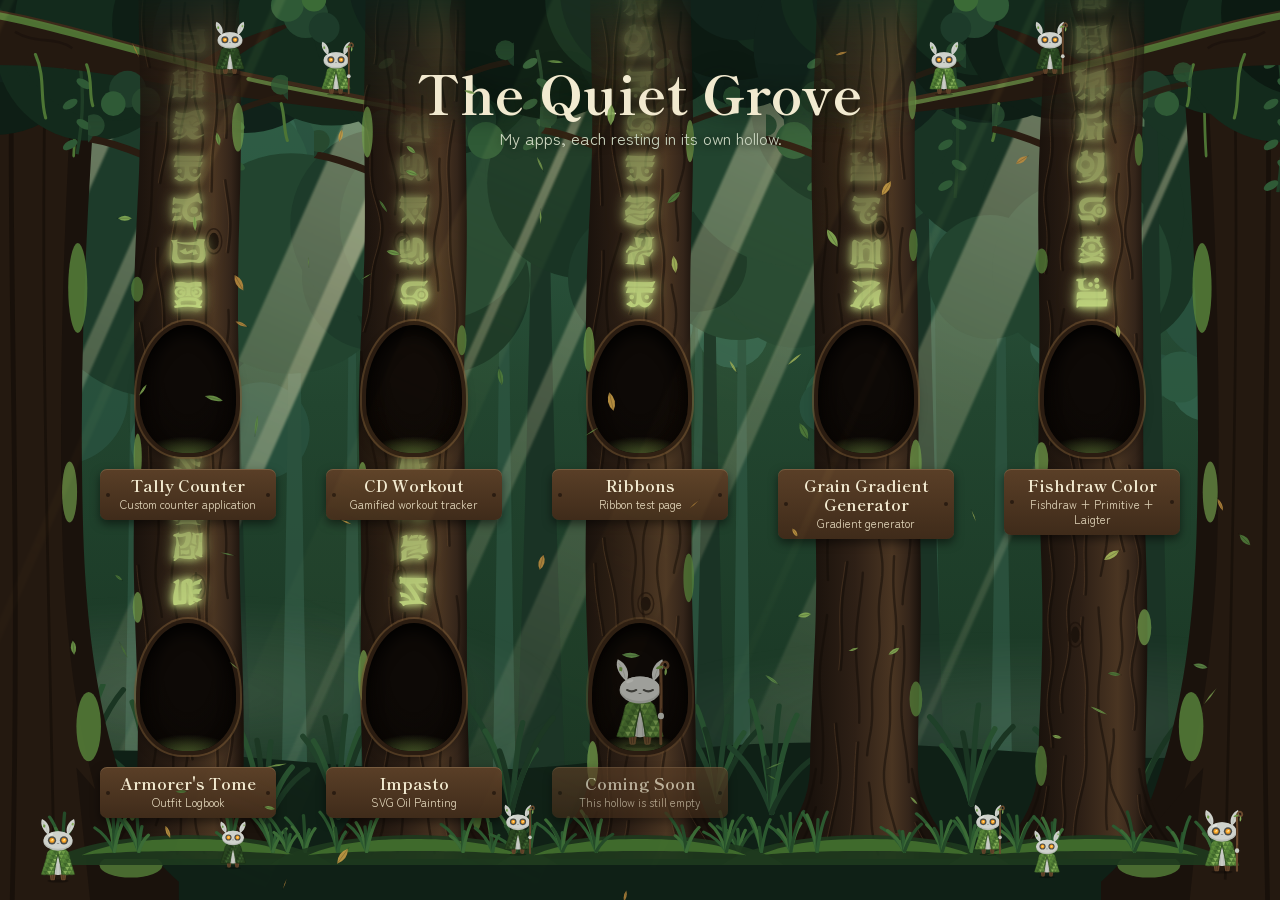
<file: index.html>
<!DOCTYPE html>
<html lang="en">
<head>
  <meta charset="UTF-8">
  <meta name="viewport" content="width=device-width, initial-scale=1, viewport-fit=cover">
  <meta name="theme-color" content="#1d3a2a">
  <title>The Quiet Grove · My Apps</title>
  <link rel="icon" type="image/png" sizes="32x32" href="icons/favicon-32.png">
  <link rel="icon" type="image/png" sizes="192x192" href="icons/icon-192.png">
  <link rel="apple-touch-icon" sizes="180x180" href="icons/apple-touch-icon.png">
  <link rel="preconnect" href="https://fonts.googleapis.com">
  <link rel="preconnect" href="https://fonts.gstatic.com" crossorigin>
  <link href="https://fonts.googleapis.com/css2?family=Shippori+Mincho+B1:wght@700&family=Zen+Maru+Gothic&display=swap" rel="stylesheet">
  <link rel="stylesheet" href="styles.css">
</head>
<body>


  <!-- ===== Forest scene ===== -->
  <div class="scene" aria-hidden="true">
    <div class="layer layer-far" data-sway="6"><svg id="farTrees" viewBox="0 0 1000 600" preserveAspectRatio="xMidYMax slice"></svg></div>
    <div class="layer layer-mid" data-sway="12"><svg id="midTrees" viewBox="0 0 1000 600" preserveAspectRatio="xMidYMax slice"></svg></div>
    <div class="sun" id="sunBack"></div>
    <div class="mist"></div>
    <div class="layer layer-ground" data-sway="16"><svg id="ground" viewBox="0 0 1000 300" preserveAspectRatio="xMidYMax slice"></svg></div>

    <div class="side-trunk side-left" data-sway="22">
      <svg id="trunkSvg" viewBox="0 0 300 900" preserveAspectRatio="none">
        <path d="M0,0 H190 C168,180 152,360 160,540 C167,690 206,800 300,900 H0Z" fill="#1a120c"/>
        <path d="M0,0 H152 C134,200 122,380 130,560 C138,700 172,812 240,900 H0Z" fill="#241910"/>
        <path d="M58,0 C46,250 70,500 56,900" stroke="#130d08" stroke-width="7" fill="none" opacity=".7"/>
        <path d="M108,0 C96,220 104,470 118,880" stroke="#130d08" stroke-width="4" fill="none" opacity=".6"/>
        <path d="M150,770 C205,812 256,856 300,882 L300,900 L170,900Z" fill="#1a120c"/>
        <ellipse cx="152" cy="300" rx="14" ry="44" fill="#56803a" opacity=".85"/>
        <ellipse cx="140" cy="500" rx="11" ry="30" fill="#6f9a4a" opacity=".7"/>
        <ellipse cx="168" cy="730" rx="18" ry="34" fill="#56803a" opacity=".85"/>
        <ellipse cx="230" cy="866" rx="46" ry="12" fill="#56803a" opacity=".8"/>
        <path d="M150,0 C146,60 152,110 146,170 M170,0 C168,40 174,70 170,110" stroke="#4d7534" stroke-width="4" fill="none" stroke-linecap="round"/>
      </svg>
    </div>
    <div class="side-trunk side-right" data-sway="22"><svg id="trunkSvgRight" viewBox="0 0 300 900" preserveAspectRatio="none"></svg></div>

    <div class="layer layer-canopy" data-sway="18"><svg id="canopy" viewBox="0 0 1000 260" preserveAspectRatio="xMidYMin slice"></svg></div>

    <div class="branch branch-left" data-sway="26">
        <svg viewBox="0 0 500 280" aria-hidden="true">
          <path d="M-20,14 C80,26 160,58 250,78 C330,96 400,106 486,128 C400,120 330,114 250,102 C160,88 80,66 -20,74Z" fill="#241910"/>
          <path d="M-20,14 C80,26 160,58 250,78 C330,96 400,106 486,128" fill="none" stroke="#3d2a1a" stroke-width="4"/>
          <path d="M196,88 C228,60 268,40 322,28 C284,44 248,68 214,96Z" fill="#241910"/>
          <path d="M60,62 C70,84 64,104 70,124 M110,72 C116,88 112,100 116,112 M300,110 C304,124 302,134 306,146" stroke="#4d7534" stroke-width="3" fill="none" stroke-linecap="round"/>
          <path d="M0,20 C80,32 160,62 250,80" fill="none" stroke="#56803a" stroke-width="7" stroke-linecap="round" opacity=".85"/>
          <path d="M268,86 C320,98 370,106 420,116" fill="none" stroke="#6f9a4a" stroke-width="4" stroke-linecap="round" opacity=".7"/>
          <path d="M40,40 C60,52 80,44 96,56 M170,74 C190,80 200,76 214,86" stroke="#1a120c" stroke-width="2.5" fill="none" opacity=".7"/>
          <g class="foliage"><circle cx="484" cy="126" r="26" fill="#1f3d2a"/><circle cx="462" cy="138" r="20" fill="#27492f"/><circle cx="500" cy="146" r="18" fill="#2f5a36"/><circle cx="478" cy="104" r="16" fill="#1b3524"/></g>
          <g class="foliage"><circle cx="324" cy="24" r="22" fill="#23452f"/><circle cx="306" cy="14" r="16" fill="#2f5a36"/><circle cx="342" cy="36" r="15" fill="#1d3b2a"/><circle cx="332" cy="8" r="12" fill="#3b6b36"/></g>
          <g class="foliage"><circle cx="150" cy="96" r="18" fill="#1f3d2a"/><circle cx="168" cy="108" r="14" fill="#27492f"/><circle cx="136" cy="110" r="12" fill="#2f5a36"/></g>
          <g class="foliage"><circle cx="400" cy="130" r="14" fill="#23452f"/><circle cx="414" cy="140" r="11" fill="#3b6b36"/></g>
        </svg>
    </div>
    <div class="branch branch-right" data-sway="26">
        <svg viewBox="0 0 500 280" aria-hidden="true">
          <path d="M-20,14 C80,26 160,58 250,78 C330,96 400,106 486,128 C400,120 330,114 250,102 C160,88 80,66 -20,74Z" fill="#241910"/>
          <path d="M-20,14 C80,26 160,58 250,78 C330,96 400,106 486,128" fill="none" stroke="#3d2a1a" stroke-width="4"/>
          <path d="M196,88 C228,60 268,40 322,28 C284,44 248,68 214,96Z" fill="#241910"/>
          <path d="M60,62 C70,84 64,104 70,124 M110,72 C116,88 112,100 116,112 M300,110 C304,124 302,134 306,146" stroke="#4d7534" stroke-width="3" fill="none" stroke-linecap="round"/>
          <path d="M0,20 C80,32 160,62 250,80" fill="none" stroke="#56803a" stroke-width="7" stroke-linecap="round" opacity=".85"/>
          <path d="M268,86 C320,98 370,106 420,116" fill="none" stroke="#6f9a4a" stroke-width="4" stroke-linecap="round" opacity=".7"/>
          <path d="M40,40 C60,52 80,44 96,56 M170,74 C190,80 200,76 214,86" stroke="#1a120c" stroke-width="2.5" fill="none" opacity=".7"/>
          <g class="foliage"><circle cx="484" cy="126" r="26" fill="#1f3d2a"/><circle cx="462" cy="138" r="20" fill="#27492f"/><circle cx="500" cy="146" r="18" fill="#2f5a36"/><circle cx="478" cy="104" r="16" fill="#1b3524"/></g>
          <g class="foliage"><circle cx="324" cy="24" r="22" fill="#23452f"/><circle cx="306" cy="14" r="16" fill="#2f5a36"/><circle cx="342" cy="36" r="15" fill="#1d3b2a"/><circle cx="332" cy="8" r="12" fill="#3b6b36"/></g>
          <g class="foliage"><circle cx="150" cy="96" r="18" fill="#1f3d2a"/><circle cx="168" cy="108" r="14" fill="#27492f"/><circle cx="136" cy="110" r="12" fill="#2f5a36"/></g>
          <g class="foliage"><circle cx="400" cy="130" r="14" fill="#23452f"/><circle cx="414" cy="140" r="11" fill="#3b6b36"/></g>
        </svg>
    </div>

  </div>

  <div class="sun-front" id="sunFront" aria-hidden="true"></div>

  <!-- Spirits scattered around the page: in front of everything except the falling leaves -->
  <div class="spirit-layer" aria-hidden="true">
    <div class="branch branch-left" data-sway="26">
      <div class="spirit perch" data-variant="staff" style="left:70.8%; top:35.4%; --delay:-.4s"></div>
      <div class="spirit perch" data-variant="dark" style="left:50%; top:28.4%; --delay:-1.7s"></div>
    </div>
    <div class="branch branch-right" data-sway="26">
      <div class="spirit perch" style="left:29.2%; top:35.4%; --delay:-2.2s"></div>
      <div class="spirit perch" data-variant="dark staff" style="left:50%; top:28.4%; --delay:-3.1s"></div>
    </div>
    <div class="spirit" style="left:3%; bottom:2%; --delay:-1s"></div>
    <div class="spirit inner-ground" data-variant="dark" style="left:17%; bottom:3.5%; --size:30px; --delay:-2s"></div>
    <div class="spirit" data-variant="staff" style="right:3%; bottom:3%; --delay:-2.6s"></div>
    <div class="spirit inner-ground" style="right:17%; bottom:2.5%; --size:30px; --delay:-.8s"></div>
  </div>
  <canvas id="breeze" aria-hidden="true"></canvas>

  <!-- ===== Apps ===== -->
  <main class="grove">
    <header class="grove-head">
      <h1>The Quiet Grove</h1>
      <p>My apps, each resting in its own hollow.</p>
    </header>

    <nav class="app-grid" aria-label="My apps" data-sway="9">

      <a href="appsfolder/tally.html" class="app-card card-tally">
        <div class="app-card-content">
          <h2>Tally Counter</h2>
          <p>Custom counter application</p>
        </div>
      </a>

      <a href="appsfolder/CD-workout.html" class="app-card card-cd" data-spirit="knight">
        <div class="app-card-content">
          <h2>CD Workout</h2>
          <p>Gamified workout tracker</p>
        </div>
      </a>

      <!--
        TO ADD A NEW APP: copy this block above the "Coming Soon" card and change
        the href, title and description. For a picture inside the hollow, add a
        class to styles.css like:
          .card-myapp { --bg: url('images/myapp-bg.jpg'); }
        The tree, hollow and spirits are added automatically.

      <a href="appsfolder/my-new-app.html" class="app-card card-myapp">
        <div class="app-card-content">
          <h2>My New App</h2>
          <p>Short description</p>
        </div>
      </a>
        -->
      <a href="appsfolder/ribbons.html" class="app-card card-ribbons" data-spirit="mummy">
        <div class="app-card-content">
          <h2>Ribbons</h2>
          <p>Ribbon test page</p>
        </div>
      </a>

      <a href="appsfolder/grain-gradient-generator/gradient-index.html" class="app-card card-gradient" data-spirit="relaxed">
        <div class="app-card-content">
          <h2>Grain Gradient Generator</h2>
          <p>Gradient generator</p>
        </div>
      </a>
      
      <a href="appsfolder/fishdraw-color.html" class="app-card card-fishdraw-color" data-spirit="fisher">
        <div class="app-card-content">
          <h2>Fishdraw Color</h2>
          <p>Fishdraw + Primitive + Laigter</p>
        </div>
      </a>
      
      <a href="https://polarsquid.github.io/armorers-tome/" class="app-card card-outfitlogbook" data-spirit="armor">
        <div class="app-card-content">
          <h2>Armorer's Tome</h2>
          <p>Outfit Logbook</p>
        </div>
      </a>
      
      <a href="https://polarsquid.github.io/impasto/" class="app-card card-impasto" data-spirit="painter">
        <div class="app-card-content">
          <h2>Impasto</h2>
          <p>SVG Oil Painting</p>
        </div>
      </a>
      
      <div class="app-card disabled" aria-disabled="true">
        <div class="app-card-content">
          <h2>Coming Soon</h2>
          <p>This hollow is still empty</p>
        </div>
      </div>
      


    </nav>
  </main>

  <!-- spirits.js must load before app.js -->
  <script src="spirits.js"></script>
  <script src="app.js"></script>
</body>
</html>
</file>
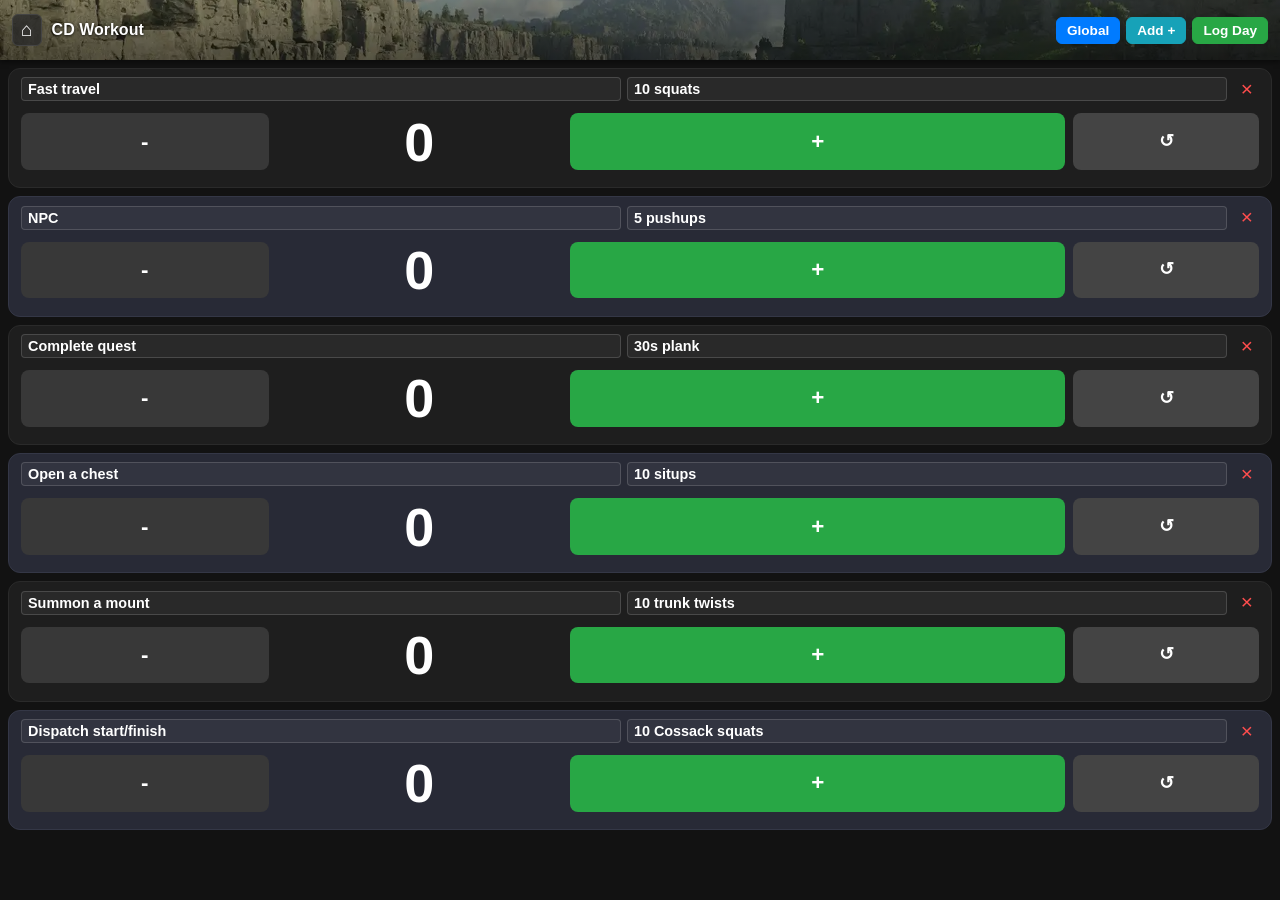
<file: CD-workout.html>
<!DOCTYPE html>
<html lang="en">
<head>
  <meta charset="UTF-8">
  <meta name="viewport" content="width=device-width, initial-scale=1.0, user-scalable=no, viewport-fit=cover">
  <title>CD Workout Tally</title>
  <style>
    * {
      box-sizing: border-box;
      margin: 0;
      padding: 0;
      user-select: none;
    }

    body {
      display: flex;
      flex-direction: column;
      height: 100vh;
      width: 100vw;
      background-color: #121212;
      color: #ffffff;
      font-family: -apple-system, BlinkMacSystemFont, 'Segoe UI', Roboto, sans-serif;
      overflow: hidden;
    }

    header {
      display: flex;
      justify-content: space-between;
      align-items: center;
      padding: 10px 12px;
      background-color: #1e1e1e;
      background-image: linear-gradient(rgba(0, 0, 0, 0.4), rgba(0, 0, 0, 0.6)), url('images/CDbanner-bg.webp');
      background-size: cover;
      background-position: center;
      box-shadow: 0 2px 5px rgba(0,0,0,0.5);
      z-index: 10;
      height: 60px;
      flex-shrink: 0;
    }

    .header-title-container {
      display: flex;
      align-items: center;
      gap: 10px;
    }

    .btn-home {
      color: #ffffff;
      text-decoration: none;
      font-size: 1.2rem;
      padding: 4px 8px;
      background-color: rgba(42, 42, 42, 0.8);
      border: 1px solid #444;
      border-radius: 6px;
      display: flex;
      align-items: center;
      justify-content: center;
    }

    header h1 {
      font-size: 1rem;
      font-weight: 600;
      text-shadow: 0 1px 3px rgba(0,0,0,0.8);
    }

    .header-actions {
      display: flex;
      gap: 6px;
      align-items: center;
    }

    .btn-action {
      background-color: #333;
      color: #fff;
      border: 1px solid #444;
      padding: 5px 10px;
      border-radius: 6px;
      font-size: 0.85rem;
      font-weight: bold;
      cursor: pointer;
    }

    .btn-log {
      background-color: #28a745;
      border-color: #28a745;
    }

    .btn-global {
      background-color: #007bff;
      border-color: #007bff;
    }

    .btn-add {
      background-color: #17a2b8;
      border-color: #17a2b8;
    }

    #counter-container {
      display: flex;
      flex-direction: column;
      flex: 1;
      gap: 8px;
      padding: 8px 8px calc(70px + env(safe-area-inset-bottom)) 8px;
      overflow-y: auto;
    }

    .counter-card {
      display: flex;
      flex-direction: column;
      flex: 1;
      min-height: 110px;
      border-radius: 12px;
      padding: 8px 12px;
      position: relative;
    }

    .counter-card:nth-child(odd) {
      background-color: #1e1e1e;
      border: 1px solid #2a2a2a;
    }

    .counter-card:nth-child(even) {
      background-color: #282a36;
      border: 1px solid #343746;
    }

    .counter-header {
      display: flex;
      justify-content: space-between;
      align-items: center;
      gap: 8px;
      margin-bottom: 2px;
    }

    .counter-inputs {
      display: flex;
      gap: 6px;
      flex: 1;
    }

    .counter-title {
      background: rgba(255, 255, 255, 0.05);
      border: 1px solid rgba(255, 255, 255, 0.15);
      border-radius: 4px;
      color: #ffffff;
      font-size: 0.9rem;
      font-weight: 600;
      padding: 3px 6px;
      width: 50%;
    }

    .counter-title:focus {
      outline: none;
      border-color: #007bff;
      background: rgba(0, 123, 255, 0.1);
    }

    .btn-delete {
      background: none;
      border: none;
      color: #ff4d4d;
      font-size: 1.3rem;
      cursor: pointer;
      line-height: 1;
      padding: 2px 6px;
    }

    .counter-body {
      display: flex;
      flex: 1;
      align-items: center;
      justify-content: space-between;
      gap: 8px;
    }

    .count-display {
      font-size: clamp(2rem, 6vh, 4.5rem);
      font-weight: bold;
      text-align: center;
      flex: 1;
    }

    .btn-count {
      border: none;
      border-radius: 8px;
      color: white;
      font-size: 1.4rem;
      font-weight: bold;
      height: 75%;
      cursor: pointer;
      display: flex;
      align-items: center;
      justify-content: center;
    }

    .btn-minus { background-color: #383838; width: 20%; }
    .btn-plus { background-color: #28a745; width: 40%; }
    .btn-reset { background-color: #444; width: 15%; font-size: 1.1rem; }

    /* Modal Controls */
    .modal {
      display: none;
      position: fixed;
      top: 0; left: 0; width: 100vw; height: 100vh;
      background: rgba(0,0,0,0.8);
      z-index: 100;
      justify-content: center;
      align-items: center;
    }

    .modal-content {
      background: #1e1e1e;
      border: 1px solid #444;
      border-radius: 12px;
      padding: 20px;
      width: 90%;
      max-width: 400px;
      max-height: 80vh;
      overflow-y: auto;
    }

    .modal-header {
      display: flex;
      justify-content: space-between;
      align-items: center;
      margin-bottom: 15px;
    }

    .global-row {
      display: flex;
      justify-content: space-between;
      padding: 8px 0;
      border-bottom: 1px solid #333;
    }

    .btn-close {
      background: #ff4d4d;
      border: none;
      color: white;
      padding: 4px 10px;
      border-radius: 6px;
      cursor: pointer;
    }

    .modal-actions {
      display: flex;
      flex-direction: column;
      gap: 8px;
      margin-top: 15px;
    }

    .json-actions {
      display: flex;
      gap: 8px;
      width: 100%;
    }

    .btn-small {
      flex: 1;
      padding: 4px 8px;
      font-size: 0.75rem;
      font-weight: normal;
      background-color: #2a2a2a;
      border: 1px solid #444;
      color: #aaa;
      border-radius: 6px;
      cursor: pointer;
    }

    .btn-small:active {
      background-color: #3a3a3a;
      color: #fff;
    }

    .btn-reset-global {
      width: 100%;
      background-color: #dc3545;
      border-color: #dc3545;
    }

    #file-input-global {
      display: none;
    }
  </style>
</head>
<body>

  <header>
    <div class="header-title-container">
      <a href="index.html" class="btn-home" aria-label="Home">&#8962;</a>
      <h1>CD Workout</h1>
    </div>
    <div class="header-actions">
      <button class="btn-action btn-global" onclick="openGlobalModal()">Global</button>
      <button class="btn-action btn-add" onclick="addCounter()">Add +</button>
      <button class="btn-action btn-log" onclick="logDailyCount()">Log Day</button>
    </div>
  </header>

  <div id="counter-container"></div>

  <input type="file" id="file-input-global" accept=".json" onchange="importGlobalJSON(event)" />

  <!-- Global Modal -->
  <div id="global-modal" class="modal">
    <div class="modal-content">
      <div class="modal-header">
        <h2>Global Totals</h2>
        <button class="btn-close" onclick="closeGlobalModal()">X</button>
      </div>
      <div id="global-list"></div>
      
      <div class="modal-actions">
        <div class="json-actions">
          <button class="btn-small" onclick="document.getElementById('file-input-global').click()">Import JSON</button>
          <button class="btn-small" onclick="exportGlobalJSON()">Export JSON</button>
        </div>
        <button class="btn-action btn-reset-global" onclick="resetGlobalTotals()">Reset Global History</button>
      </div>
    </div>
  </div>

  <script>
    const INITIAL_PRESETS = [
      { id: 1, name1: 'Fast travel', name2: '10 squats', count: 0 },
      { id: 2, name1: 'NPC', name2: '5 pushups', count: 0 },
      { id: 3, name1: 'Complete quest', name2: '30s plank', count: 0 },
      { id: 4, name1: 'Open a chest', name2: '10 situps', count: 0 },
      { id: 5, name1: 'Summon a mount', name2: '10 trunk twists', count: 0 },
      { id: 6, name1: 'Dispatch start/finish', name2: '10 Cossack squats', count: 0 }
    ];

    let counters = JSON.parse(localStorage.getItem('cd_active_counters')) || INITIAL_PRESETS;

    function saveState() {
      localStorage.setItem('cd_active_counters', JSON.stringify(counters));
    }

    function renderCounters() {
      const container = document.getElementById('counter-container');
      container.innerHTML = '';

      counters.forEach((counter) => {
        const card = document.createElement('div');
        card.className = 'counter-card';
        card.innerHTML = `
          <div class="counter-header">
            <div class="counter-inputs">
              <input type="text" class="counter-title" value="${counter.name1 || ''}" placeholder="Name 1" onchange="updateName(${counter.id}, 'name1', this.value)" />
              <input type="text" class="counter-title" value="${counter.name2 || ''}" placeholder="Name 2" onchange="updateName(${counter.id}, 'name2', this.value)" />
            </div>
            <button class="btn-delete" onclick="deleteCounter(${counter.id})">&times;</button>
          </div>
          <div class="counter-body">
            <button class="btn-count btn-minus" onclick="changeCount(${counter.id}, -1)">-</button>
            <div class="count-display">${counter.count}</div>
            <button class="btn-count btn-plus" onclick="changeCount(${counter.id}, 1)">+</button>
            <button class="btn-count btn-reset" title="Reset Counter" onclick="resetSingleCounter(${counter.id})">&#8634;</button>
          </div>
        `;
        container.appendChild(card);
      });
    }

    function addCounter() {
      counters.push({
        id: Date.now(),
        name1: `Custom ${counters.length + 1}`,
        name2: '',
        count: 0
      });
      saveState();
      renderCounters();
    }

    function deleteCounter(id) {
      if (counters.length === 1) return;
      counters = counters.filter(c => c.id !== id);
      saveState();
      renderCounters();
    }

    function updateName(id, field, newName) {
      const counter = counters.find(c => c.id === id);
      if (counter) {
        counter[field] = newName;
        saveState();
      }
    }

    function changeCount(id, delta) {
      const counter = counters.find(c => c.id === id);
      if (counter) {
        counter.count = Math.max(0, counter.count + delta);
        saveState();
        renderCounters();
      }
    }

    function resetSingleCounter(id) {
      const counter = counters.find(c => c.id === id);
      if (counter) {
        counter.count = 0;
        saveState();
        renderCounters();
      }
    }

    function logDailyCount() {
      const dateStr = new Date().toISOString().slice(0, 10);
      let globalTotals = JSON.parse(localStorage.getItem('cd_global_totals')) || {};

      counters.forEach(c => {
        let key = c.name1;
        if (c.name2) key += ` / ${c.name2}`;

        globalTotals[key] = (globalTotals[key] || 0) + c.count;
        c.count = 0;
      });

      localStorage.setItem('cd_global_totals', JSON.stringify(globalTotals));
      saveState();

      renderCounters();
      alert(`Daily tallies logged for ${dateStr}! Active counters reset to 0.`);
    }

    function openGlobalModal() {
      const globalTotals = JSON.parse(localStorage.getItem('cd_global_totals')) || {};
      const container = document.getElementById('global-list');
      container.innerHTML = '';

      if (Object.keys(globalTotals).length === 0) {
        container.innerHTML = '<p style="text-align:center; color:#888;">No global history yet. Tap "Log Day" to log your workouts.</p>';
      } else {
        for (const [key, val] of Object.entries(globalTotals)) {
          const row = document.createElement('div');
          row.className = 'global-row';
          row.innerHTML = `<span>${key}</span><strong>${val}</strong>`;
          container.appendChild(row);
        }
      }

      document.getElementById('global-modal').style.display = 'flex';
    }

    function closeGlobalModal() {
      document.getElementById('global-modal').style.display = 'none';
    }

    function resetGlobalTotals() {
      if (confirm("Are you sure you want to clear all accumulated Global Totals?")) {
        localStorage.removeItem('cd_global_totals');
        openGlobalModal();
      }
    }

    function exportGlobalJSON() {
      const globalTotals = JSON.parse(localStorage.getItem('cd_global_totals')) || {};
      const dataStr = "data:text/json;charset=utf-8," + encodeURIComponent(JSON.stringify(globalTotals, null, 2));
      const dateStr = new Date().toISOString().slice(0, 10);
      
      const downloadAnchor = document.createElement('a');
      downloadAnchor.setAttribute("href", dataStr);
      downloadAnchor.setAttribute("download", `cd_global_totals_${dateStr}.json`);
      document.body.appendChild(downloadAnchor);
      downloadAnchor.click();
      downloadAnchor.remove();
    }

    function importGlobalJSON(event) {
      const file = event.target.files[0];
      if (!file) return;

      const reader = new FileReader();
      reader.onload = function(e) {
        try {
          const importedTotals = JSON.parse(e.target.result);
          if (typeof importedTotals === 'object' && !Array.isArray(importedTotals)) {
            let currentTotals = JSON.parse(localStorage.getItem('cd_global_totals')) || {};

            for (const [key, val] of Object.entries(importedTotals)) {
              currentTotals[key] = (currentTotals[key] || 0) + val;
            }

            localStorage.setItem('cd_global_totals', JSON.stringify(currentTotals));
            openGlobalModal();
            alert("Global totals imported and merged successfully!");
          } else {
            alert("Invalid global data format.");
          }
        } catch (err) {
          alert("Error loading file. Please select a valid global JSON backup.");
        }
      };
      reader.readAsText(file);
      event.target.value = '';
    }

    renderCounters();
  </script>
</body>
</html>
</file>
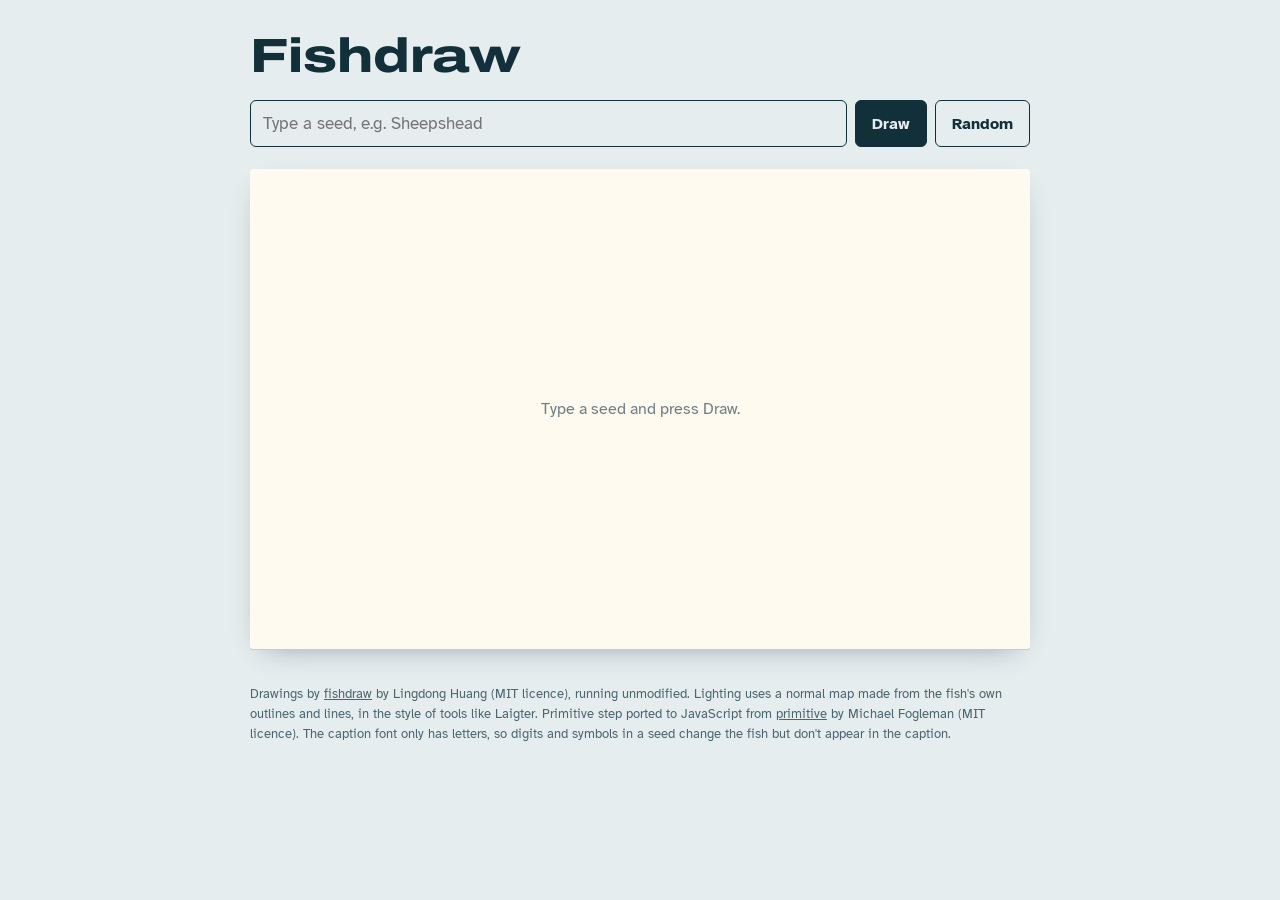
<file: fishdraw-color.html>
<!doctype html>
<html lang="en">
<head>
<meta charset="utf-8">
<meta name="viewport" content="width=device-width, initial-scale=1, viewport-fit=cover">
<title>Fishdraw</title>
<link rel="preconnect" href="https://fonts.googleapis.com">
<link rel="preconnect" href="https://fonts.gstatic.com" crossorigin>
<link href="https://fonts.googleapis.com/css2?family=Archivo:wdth,wght@62..125,400..800&family=Atkinson+Hyperlegible:wght@400;700&display=swap" rel="stylesheet">
<style>
:root{
  --paper:#E6EDEF; --ink:#12303A; --ink-2:#4A6670; --rule:#BFD0D5; --focus:#1C6E8C;
  --shadow:0 1px 0 #BFD0D5, 0 10px 28px -14px rgba(18,48,58,.45);
  box-sizing:border-box;
  padding-top:env(safe-area-inset-top,0px); padding-bottom:env(safe-area-inset-bottom,0px);
}
@media (prefers-color-scheme: dark){
  :root:not([data-theme="light"]){ --paper:#0F1F25; --ink:#DCE9EC; --ink-2:#93AEB6; --rule:#2A434B; --focus:#6FC3E0; --shadow:0 1px 0 #2A434B,0 10px 28px -14px rgba(0,0,0,.8); }
}
:root[data-theme="dark"]{ --paper:#0F1F25; --ink:#DCE9EC; --ink-2:#93AEB6; --rule:#2A434B; --focus:#6FC3E0; --shadow:0 1px 0 #2A434B,0 10px 28px -14px rgba(0,0,0,.8); }
*,*::before,*::after{box-sizing:inherit}
[hidden]{display:none!important}
body{margin:0;background:var(--paper);color:var(--ink);font:16px/1.5 "Atkinson Hyperlegible",system-ui,-apple-system,"Segoe UI",sans-serif}
.wrap{max-width:820px;margin:0 auto;padding:32px 20px 48px}
h1{font-family:"Archivo",system-ui,sans-serif;font-weight:800;font-stretch:125%;font-size:clamp(2rem,6vw,3rem);line-height:1;margin:0 0 20px}
form{display:flex;flex-wrap:wrap;gap:8px}
input{flex:1 1 240px;min-width:0;font:inherit;font-size:1.05rem;color:var(--ink);background:transparent;border:1.5px solid var(--ink);border-radius:6px;padding:10px 12px}
button,.btn{font:inherit;font-weight:700;border-radius:6px;padding:10px 16px;border:1.5px solid var(--ink);background:transparent;color:var(--ink);cursor:pointer;text-decoration:none;display:inline-block}
button.primary{background:var(--ink);color:var(--paper)}
button:disabled{opacity:.5;cursor:wait}
:focus-visible{outline:2px solid var(--focus);outline-offset:2px}
.art{margin-top:22px;background:floralwhite;border-radius:3px;box-shadow:var(--shadow);aspect-ratio:520/320;display:grid;place-items:center;overflow:hidden}
.art svg{width:100%;height:auto;display:block}
.art .msg{color:#6b7f85}
.row{display:flex;flex-wrap:wrap;gap:8px;margin-top:14px;align-items:center}
.hint{color:var(--ink-2);font-size:.9rem;margin:0}
code{font-size:.85rem;overflow-wrap:anywhere}
label.chk{display:inline-flex;gap:8px;align-items:center;font-weight:700;cursor:pointer}
label.chk input{width:18px;height:18px;accent-color:var(--ink)}
.palette{display:flex;flex-wrap:wrap;gap:12px;align-items:center;font-size:.9rem;color:var(--ink-2)}
.sw{display:inline-flex;align-items:center;gap:6px}
.sw i{width:16px;height:16px;border-radius:50%;display:inline-block;box-shadow:0 0 0 1px rgba(0,0,0,.25)}
.step2{margin-top:30px;padding-top:22px;border-top:1px solid var(--rule)}
.step2 h2{font-family:"Archivo",system-ui,sans-serif;font-weight:800;font-stretch:110%;font-size:1.3rem;margin:0 0 4px}
.opts{display:flex;flex-wrap:wrap;gap:10px 16px;align-items:end;margin-top:12px}
.opts label{display:flex;flex-direction:column;gap:4px;font-size:.85rem;font-weight:700}
select{font:inherit;color:var(--ink);background:transparent;border:1.5px solid var(--ink);border-radius:6px;padding:8px 10px}
.prog{font-family:"Archivo",sans-serif;font-stretch:80%;font-weight:700;font-variant-numeric:tabular-nums;color:var(--ink-2);margin-top:10px;min-height:1.5em}
.art.prim{background:var(--paper)}
.lit-wrap{position:relative;margin-top:14px;border-radius:3px;box-shadow:var(--shadow);overflow:hidden;aspect-ratio:520/320;background:#111}
#litCanvas{width:100%;height:100%;display:block;touch-action:none;cursor:crosshair}
.lit-msg{position:absolute;inset:0;display:grid;place-items:center;color:#cfd8db;font-size:.95rem;pointer-events:none}
.lit-msg:empty{display:none}
.lit-pin{position:absolute;width:22px;height:22px;margin:-11px 0 0 -11px;border-radius:50%;border:2px solid #fff;box-shadow:0 0 0 1.5px rgba(0,0,0,.55),0 0 12px 2px rgba(255,240,200,.7);pointer-events:none}
.lit-pin::after{content:"";position:absolute;left:50%;top:50%;width:6px;height:6px;margin:-3px 0 0 -3px;border-radius:50%;background:#fff}
#litCanvas.pinned{cursor:pointer}
.seg{display:inline-flex;border:1.5px solid var(--ink);border-radius:6px;overflow:hidden}
.opts .seg label{display:flex;align-items:center;gap:6px;padding:7px 12px;font-weight:700;font-size:.9rem;cursor:pointer;flex-direction:row;white-space:nowrap}
.seg input{accent-color:var(--ink)}
.slider{display:flex;flex-direction:column;gap:4px;font-size:.85rem;font-weight:700;min-width:130px}
.slider input,.seg input,label.chk input{flex:none;padding:0;border:0;background:none}
.slider input{accent-color:var(--ink);width:100%}
footer{margin-top:36px;font-size:.82rem;color:var(--ink-2)}
footer a{color:inherit}
</style>
</head>
<body>
<div class="wrap">
  <h1>Fishdraw</h1>
  <form id="f">
    <label for="seed" style="position:absolute;width:1px;height:1px;overflow:hidden;clip:rect(0 0 0 0)">Seed</label>
    <input id="seed" type="text" placeholder="Type a seed, e.g. Sheepshead" autocomplete="off" spellcheck="false">
    <button class="primary" id="go" type="submit">Draw</button>
    <button id="rand" type="button">Random</button>
  </form>
  <div class="art" id="art" aria-live="polite"><span class="msg">Type a seed and press Draw.</span></div>
  <div class="row" id="colourRow" hidden>
    <label class="chk"><input type="checkbox" id="colourOn" checked> Colour</label>
    <button type="button" id="reroll">Re-roll colours</button>
    <div class="palette" id="palette" aria-live="polite"></div>
  </div>
  <div class="row" id="actions" hidden>
    <span id="dl"></span>
    <p class="hint">Line drawing is the same as <code id="cmd"></code>. The colour is added by this page.</p>
  </div>
  <section class="step2" id="step2" hidden aria-labelledby="p-h">
    <h2 id="p-h">Primitive</h2>
    <p class="hint">Rebuild this fish out of simple shapes. Each shape is placed where it most improves the likeness, as in Michael Fogleman's <a href="https://github.com/fogleman/primitive" target="_blank" rel="noopener" style="color:inherit">primitive</a>.</p>
    <div class="opts">
      <label for="pShape">Shape
        <select id="pShape">
          <option value="triangle" selected>Triangles</option>
          <option value="rectangle">Rectangles</option>
          <option value="rotrect">Rotated rectangles</option>
          <option value="ellipse">Ellipses</option>
          <option value="rotellipse">Rotated ellipses</option>
          <option value="circle">Circles</option>
          <option value="combo">Mix of all</option>
        </select></label>
      <label for="pCount">Shapes
        <select id="pCount"><option>50</option><option selected>100</option><option>200</option><option>500</option></select></label>
      <label for="pQual">Effort per shape
        <select id="pQual"><option value="fast">Fast</option><option value="normal" selected>Normal</option><option value="detailed">Detailed</option></select></label>
      <button class="primary" type="button" id="pGo">Make primitive</button>
      <button type="button" id="pStop" disabled>Stop</button>
    </div>
    <div class="prog" id="pProg" aria-live="polite"></div>
    <div class="art prim" id="pArt" hidden></div>
    <div class="row" id="pActions" hidden><span id="pDl"></span></div>
  </section>

  <section class="step2" id="step3" hidden aria-labelledby="l-h">
    <h2 id="l-h">Lighting</h2>
    <p class="hint">Gives the flat image depth and lights it. Move your mouse over the picture to move the light, and click to pin it in place. Click again to move it. On a touch screen, drag to place the light.</p>
    <div class="opts">
      <div class="seg" role="radiogroup" aria-label="Image to light">
        <label><input type="radio" name="lSrc" id="lSrcCol" value="colour" checked> Coloured fish</label>
        <label id="lSrcPrimLabel"><input type="radio" name="lSrc" id="lSrcPrim" value="primitive" disabled> Primitive</label>
      </div>
      <label class="slider" for="lDepth">Depth<input type="range" id="lDepth" min="0.2" max="2" step="0.05" value="1"></label>
      <label class="slider" for="lShine">Shine<input type="range" id="lShine" min="0" max="1.2" step="0.05" value="0.6"></label>
      <label class="slider" for="lHeight">Light height<input type="range" id="lHeight" min="40" max="400" step="5" value="160"></label>
      <button type="button" id="litSave">Save PNG</button>
    </div>
    <div class="lit-wrap"><canvas id="litCanvas" width="1040" height="640" aria-label="Lit fish. Move the pointer over it to move the light."></canvas><div class="lit-msg" id="litMsg"></div><div class="lit-pin" id="litPin" hidden></div></div>
    <p class="hint" id="litState" aria-live="polite" style="margin-top:8px">The light follows your mouse.</p>
  </section>

  <footer>Drawings by <a href="https://github.com/LingDong-/fishdraw" target="_blank" rel="noopener">fishdraw</a> by Lingdong Huang (MIT licence), running unmodified. Lighting uses a normal map made from the fish's own outlines and lines, in the style of tools like Laigter. Primitive step ported to JavaScript from <a href="https://github.com/fogleman/primitive" target="_blank" rel="noopener">primitive</a> by Michael Fogleman (MIT licence). The caption font only has letters, so digits and symbols in a seed change the fish but don't appear in the caption.</footer>
</div>
<script>
/* ---- fishdraw by Lingdong Huang, MIT License, https://github.com/LingDong-/fishdraw ---- */
const FD = (function(){
var __SHAPES = null, __HEAD = null, __JAW = null;

let jsr = 0x5EED;
let {PI} = Math;
function rand(){
  jsr^=(jsr<<17);
  jsr^=(jsr>>13);
  jsr^=(jsr<<5);
  return (jsr>>>0)/4294967295;
}

var PERLIN_YWRAPB = 4; var PERLIN_YWRAP = 1<<PERLIN_YWRAPB;
var PERLIN_ZWRAPB = 8; var PERLIN_ZWRAP = 1<<PERLIN_ZWRAPB;
var PERLIN_SIZE = 4095;
var perlin_octaves = 4;var perlin_amp_falloff = 0.5;
var scaled_cosine = function(i) {return 0.5*(1.0-Math.cos(i*PI));};
var perlin;
let noise = function(x,y,z) {
  y = y || 0; z = z || 0;
  if (perlin == null) {
    perlin = new Array(PERLIN_SIZE + 1);
    for (var i = 0; i < PERLIN_SIZE + 1; i++) {
      perlin[i] = rand();
    }
  }
  if (x<0) { x=-x; } if (y<0) { y=-y; } if (z<0) { z=-z; }
  var xi=Math.floor(x), yi=Math.floor(y), zi=Math.floor(z);
  var xf = x - xi; var yf = y - yi; var zf = z - zi;
  var rxf, ryf;
  var r=0; var ampl=0.5;
  var n1,n2,n3;
  for (var o=0; o<perlin_octaves; o++) {
    var of=xi+(yi<<PERLIN_YWRAPB)+(zi<<PERLIN_ZWRAPB);
    rxf = scaled_cosine(xf); ryf = scaled_cosine(yf);
    n1  = perlin[of&PERLIN_SIZE];
    n1 += rxf*(perlin[(of+1)&PERLIN_SIZE]-n1);
    n2  = perlin[(of+PERLIN_YWRAP)&PERLIN_SIZE];
    n2 += rxf*(perlin[(of+PERLIN_YWRAP+1)&PERLIN_SIZE]-n2);
    n1 += ryf*(n2-n1);
    of += PERLIN_ZWRAP;
    n2  = perlin[of&PERLIN_SIZE];
    n2 += rxf*(perlin[(of+1)&PERLIN_SIZE]-n2);
    n3  = perlin[(of+PERLIN_YWRAP)&PERLIN_SIZE];
    n3 += rxf*(perlin[(of+PERLIN_YWRAP+1)&PERLIN_SIZE]-n3);
    n2 += ryf*(n3-n2);
    n1 += scaled_cosine(zf)*(n2-n1);
    r += n1*ampl;
    ampl *= perlin_amp_falloff;
    xi<<=1; xf*=2; yi<<=1; yf*=2; zi<<=1; zf*=2;
    if (xf>=1.0) { xi++; xf--; }
    if (yf>=1.0) { yi++; yf--; }
    if (zf>=1.0) { zi++; zf--; }
  }
  return r;
};

function dist(x0,y0,x1,y1){
  return Math.hypot(x1-x0,y1-y0);
}
function lerp(a,b,t){
  return a * (1-t) + b * t;
}
function lerp2d(x0,y0,x1,y1,t){
  return [
    x0*(1-t) + x1*t,
    y0*(1-t) + y1*t,
  ]
}
function get_bbox(points){
  let xmin = Infinity;
  let ymin = Infinity;
  let xmax = -Infinity;
  let ymax = -Infinity
  for (let i = 0;i < points.length; i++){
    let [x,y] = points[i];
    xmin = Math.min(xmin,x);
    ymin = Math.min(ymin,y);
    xmax = Math.max(xmax,x);
    ymax = Math.max(ymax,y);
  }
  return {x:xmin,y:ymin,w:xmax-xmin,h:ymax-ymin};
}

function seg_isect(p0x, p0y, p1x, p1y, q0x, q0y, q1x, q1y, is_ray = false) {
  let d0x = p1x - p0x;
  let d0y = p1y - p0y;
  let d1x = q1x - q0x;
  let d1y = q1y - q0y;
  let vc = d0x * d1y - d0y * d1x;
  if (vc == 0) {
    return null;
  }
  let vcn = vc * vc;
  let q0x_p0x = q0x - p0x;
  let q0y_p0y = q0y - p0y;
  let vc_vcn = vc / vcn;
  let t = (q0x_p0x * d1y - q0y_p0y * d1x) * vc_vcn;
  let s = (q0x_p0x * d0y - q0y_p0y * d0x) * vc_vcn;
  if (0 <= t && (is_ray || t < 1) && 0 <= s && s < 1) {
    let ret = {t, s, side: null, other: null, xy: null};
    ret.xy = [p1x * t + p0x * (1 - t), p1y * t + p0y * (1 - t)];
    ret.side = pt_in_pl(p0x, p0y, p1x, p1y, q0x, q0y) < 0 ? 1 : -1;
    return ret;
  }
  return null;
}
function pt_in_pl(x, y, x0, y0, x1, y1) {
  let dx = x1 - x0;
  let dy = y1 - y0;
  let e = (x - x0) * dy - (y - y0) * dx;
  return e;
}

function poly_bridge(poly0,poly1){
  let dmin = Infinity;
  let imin = null;
  for (let i = 0; i < poly0.length; i++){
    for (let j = 0; j < poly1.length; j++){
      let [x0,y0] = poly0[i];
      let [x1,y1] = poly1[j];
      let dx = x0-x1;
      let dy = y0-y1;
      let d2 = dx*dx + dy*dy;
      if (d2 < dmin){
        dmin = d2;
        imin = [i,j];
      }
    }
  }
  let u = poly0.slice(0,imin[0]).concat(
    poly1.slice(imin[1])).concat(
      poly1.slice(0,imin[1])).concat(
        poly0.slice(imin[0]));
  return u;
}

function poly_union(poly0,poly1,self_isect=false){
  let verts0 = poly0.map(xy=>({xy, isects: [], isects_map: {}}));
  let verts1 = poly1.map(xy=>({xy, isects: [], isects_map: {}}));

  function pair_key() {
    return Array.from(arguments).join(',');
  }

  let has_isect = false;

  function build_vertices(poly,other,out,oout,idx){
    let n = poly.length;
    let m = other.length;
    if (self_isect){
      for (let i = 0; i < n; i++) {
        let id = pair_key(idx,i);
        let p = out[i];
        let i1 = (i + 1 + n) % n;
        let a = poly[i];
        let b = poly[i1];
        for (let j = 0; j < n; j++) {
          let jd = pair_key(idx,j);
          let j1 = (j + 1 + n) % n;
          if (i == j || i == j1 || i1 == j || i1 == j1) {
            continue;
          }
          let c = poly[j];
          let d = poly[j1];
          let xx;
          let ox = out[j].isects_map[id];
          if (ox) {
            xx = {
              t: ox.s,
              s: ox.t,
              xy: ox.xy,
              other: null,
              side: pt_in_pl(...a, ...b, ...c) < 0 ? 1 : -1
            };
          }else{
            xx = seg_isect(...a, ...b, ...c, ...d);
          }
          if (xx) {
            xx.other = j;
            xx.jump = false;
            p.isects.push(xx);
            p.isects_map[jd] = xx;
          }
        }
        
      }
    }

    for (let i = 0; i < n; i++) {
      let id = pair_key(idx,i);
      let p = out[i];
      let i1 = (i + 1 + n) % n;
      let a = poly[i];
      let b = poly[i1];
      for (let j = 0; j < m; j++) {
        let jd = pair_key(1-idx,j);
        let j1 = (j + 1 + m) % m;
        let c = other[j];
        let d = other[j1];
        let xx;

        let ox = oout[j].isects_map[id];
        if (ox) {
          xx = {
            t: ox.s,
            s: ox.t,
            xy: ox.xy,
            other: null,
            side: pt_in_pl(...a, ...b, ...c) < 0 ? 1 : -1
          };
        } else {
          xx = seg_isect(...a, ...b, ...c, ...d);
        }
        if (xx) {
          has_isect = true;
          xx.other = j;
          xx.jump = true;
          p.isects.push(xx);
          p.isects_map[jd] = xx;
        }
      }
      p.isects.sort((a2, b2) => a2.t - b2.t);
    }
  }
  build_vertices(poly0,poly1,verts0,verts1,0);
  build_vertices(poly1,poly0,verts1,verts0,1);
  
  if (!has_isect){
    if (!self_isect){
      return poly_bridge(poly0,poly1);
    }else{
      return poly_union(poly_bridge(poly0,poly1),[],true);
    }
  }


  let isect_mir = {};
  function mirror_isects(verts0,verts1,idx) {
    let n = verts0.length;
    for (let i = 0; i < n; i++) {
      for (let j = 0; j < verts0[i].isects.length; j++) {
        let id = pair_key(idx, i, j);
        let {jump} = verts0[i].isects[j];
        let jd = jump?(1-idx):idx;
        let k = verts0[i].isects[j].other;
        let z = (jump?verts1:verts0)[k].isects.findIndex((x) => (x.jump == jump && x.other == i));
        isect_mir[id] = [jd, k, z];
      }
    }
  }
  mirror_isects(verts0,verts1,0);
  mirror_isects(verts1,verts0,1);

  // console.log(verts0,verts1)

  function trace_outline(idx, i0, j0, dir) {
    let zero = null;
    let out = [];
    function trace_from(idx, i0, j0, dir) {
      if (zero == null) {
        zero = [idx, i0, j0];
      } else if (idx == zero[0] && i0 == zero[1] && j0 == zero[2]) {
        return true;
      }
      let verts = idx?verts1:verts0;
      let n = verts.length;
      let p = verts[i0];
      let i1 = (i0 + dir + n) % n;
      if (j0 == -1) {
        out.push(p.xy);
        if (dir < 0) {
          return trace_from(idx,i1, verts[i1].isects.length - 1, dir);
        } else if (!verts[i0].isects.length) {
          return trace_from(idx, i1, -1, dir, [i0, j0]);
        } else {
          return trace_from(idx, i0, 0, dir, [i0, j0]);
        }
      } else if (j0 >= p.isects.length) {
        return trace_from(idx, i1, -1, dir, [i0, j0]);
      } else {
        let id = pair_key(idx, i0, j0);
        out.push(p.isects[j0].xy);

        let q = p.isects[j0];
        let [jdx, k, z] = isect_mir[id];
        let params;
        if (q.side * dir < 0) {
          params = [jdx, k, z - 1, -1];
        } else {
          params = [jdx, k, z + 1, 1];
        }
        return trace_from(...params);
      }
    }
    let success = trace_from(idx, i0, j0, dir);
    if (!success || out.length < 3) {
      return null;
    }
    return out;
  }

  let xmin = Infinity;
  let amin = null;
  for (let i = 0; i < poly0.length; i++) {
    if (poly0[i][0] < xmin) {
      xmin = poly0[i][0];
      amin = [0,i];
    }
  }
  for (let i = 0; i < poly1.length; i++) {
    if (poly1[i][0] < xmin) {
      xmin = poly1[i][0];
      amin = [1,i];
    }
  }

  function check_concavity(poly, idx) {
    let n = poly.length;
    let a = poly[(idx - 1 + n) % n];
    let b = poly[idx];
    let c = poly[(idx + 1) % n];
    let cw = pt_in_pl(...a, ...b, ...c) < 0 ? 1 : -1;
    return cw;
  }

  let cw = check_concavity(amin[0]?poly1:poly0, amin[1]);
  let ret = trace_outline(...amin, -1, cw, true);
  if (!ret) {
    return [];
  }
  return ret;
}

function seg_isect_poly(x0,y0,x1,y1,poly,is_ray=false){
  let n = poly.length;
  let isects = [];
  for (let i = 0; i < poly.length; i++){
    let a = poly[i];
    let b = poly[(i+1)%n];
    let xx = seg_isect(x0,y0,x1,y1,...a,...b,is_ray);
    if (xx){
      isects.push(xx);
    }
  }
  isects.sort((a,b)=>a.t-b.t);
  return isects;
}


function clip(polyline,polygon){
  if (!polyline.length){
    return {true:[],false:[]};
  }
  let zero = seg_isect_poly(...polyline[0],polyline[0][0]+Math.E,polyline[0][1]+PI,polygon,true).length % 2 != 0;
  let out = {
    'true' :[[]],
    'false':[[]],
  }
  let io = zero;
  for (let i = 0; i < polyline.length; i++){
    let a= polyline[i];
    let b= polyline[i+1];
    out[io][out[io].length-1].push(a);
    if (!b) break;

    let isects = seg_isect_poly(...a,...b,polygon,false);
    for (let j = 0; j < isects.length; j++){
      out[io][out[io].length-1].push(isects[j].xy);
      io = !io;
      out[io].push([isects[j].xy]);
    }
  }
  out.true = out.true.filter(x=>x.length);
  out.false = out.false.filter(x=>x.length);
  return out;
}

function clip_multi(polylines,polygon,clipper_func=clip){
  let out = {
    true:[],
    false:[],
  };
  for (let i = 0; i < polylines.length; i++){
    let c = clipper_func(polylines[i],polygon);
    out.true.push(...c.true);
    out.false.push(...c.false); 
  }
  return out;
}

function binclip(polyline,func){
  if (!polyline.length){
    return {true:[],false:[]};
  }
  let bins = [];
  for (let i = 0; i < polyline.length; i++){
    let t = i/(polyline.length-1);
    bins.push(func(...polyline[i],t));
  }
  let zero = bins[0];
  let out = {
    'true' :[[]],
    'false':[[]],
  }
  let io = zero;
  for (let i = 0; i < polyline.length; i++){
    let a= polyline[i];
    let b= polyline[i+1];
    out[io][out[io].length-1].push(a);
    if (!b) break;

    let do_isect = bins[i] != bins[i+1];

    if (do_isect){
      let pt = lerp2d(...a,...b,0.5);
      out[io][out[io].length-1].push(pt);
      io = !io;
      out[io].push([pt]);
    }
  }
  out.true = out.true.filter(x=>x.length);
  out.false = out.false.filter(x=>x.length);
  return out;
}


function shade_shape(poly,step=5,dx=10,dy=20){
  let bbox = get_bbox(poly);
  bbox.x -= step;
  bbox.y -= step;
  bbox.w += step*2;
  bbox.h += step*2;
  let lines = [];
  for (let i = -bbox.h; i < bbox.w; i+=step){
    let x0 = bbox.x + i;
    let y0 = bbox.y;
    let x1 = bbox.x + i + bbox.h;
    let y1 = bbox.y + bbox.h;
    lines.push([[x0,y0],[x1,y1]]);
  }
  lines = clip_multi(lines,poly).true;

  let carve = trsl_poly(poly,-dx,-dy);

  lines = clip_multi(lines,carve).false;

  for (let i = 0; i < lines.length; i++){
    let [a,b] = lines[i];
    let s = rand()*0.5;
    if (dy > 0){
      a = lerp2d(...a,...b,s);
      lines[i][0] = a;
    }else{
      b = lerp2d(...b,...a,s);
      lines[i][1] = b;
    }
  }

  return lines;
}


function fill_shape(poly,step=5){
  let bbox = get_bbox(poly);
  bbox.x -= step;
  bbox.y -= step;
  bbox.w += step*2;
  bbox.h += step*2;
  let lines = [];
  for (let i = 0; i < bbox.w+bbox.h/2; i+=step){
    let x0 = bbox.x + i;
    let y0 = bbox.y;
    let x1 = bbox.x + i - bbox.h/2;
    let y1 = bbox.y + bbox.h;
    lines.push([[x0,y0],[x1,y1]]);
  }
  lines = clip_multi(lines,poly).true;
  return lines;
}

function patternshade_shape(poly,step=5,pattern_func){
  let bbox = get_bbox(poly);
  bbox.x -= step;
  bbox.y -= step;
  bbox.w += step*2;
  bbox.h += step*2;
  let lines = [];
  for (let i = -bbox.h/2; i < bbox.w; i+=step){
    let x0 = bbox.x + i;
    let y0 = bbox.y;
    let x1 = bbox.x + i + bbox.h/2;
    let y1 = bbox.y + bbox.h;
    lines.push([[x0,y0],[x1,y1]]);
  }
  lines = clip_multi(lines,poly).true;

  for (let i = 0; i < lines.length; i++){
    lines[i] = resample(lines[i],2);
  }

  lines = clip_multi(lines,pattern_func,binclip).true;

  return lines;
}


function vein_shape(poly,n=50){
  let bbox = get_bbox(poly);
  let out = [];
  for (let i = 0; i < n; i++){
    let x = bbox.x + rand()*bbox.w;
    let y = bbox.y + rand()*bbox.h;
    let o = [[x,y]];
    for (let j = 0; j < 15; j++){
      let dx = (noise(x*0.1,y*0.1,7)-0.5)*4;
      let dy = (noise(x*0.1,y*0.1,6)-0.5)*4;
      x += dx;
      y += dy;
      o.push([x,y]);
    }
    out.push(o);
  }
  out = clip_multi(out,poly).true;
  return out;
}

function smalldot_shape(poly,scale=1){
  let samples = [];
  let bbox = get_bbox(poly);
  poissondisk(bbox.w,bbox.h,5*scale,samples);
  for (let i = 0; i < samples.length; i++){
    samples[i][0] += bbox.x;
    samples[i][1] += bbox.y;
  }
  let out = [];
  let n = 7;
  for (let i = 0; i < samples.length; i++){
    let [x,y] =samples[i]
    let t = (y > 0) ? (y/300) : 0.5;
    // console.log(y,t);
    if ((t > 0.4 || y < 0) && t > rand()){
      continue;
    }
    for (let k = 0; k < 2; k++){
      let o = [];
      for (let j = 0; j < n; j++){
        let t = j/(n-1);
        let a = t * PI * 2;
        o.push([
          Math.cos(a)*1-k*0.3,
          Math.sin(a)*0.5-k*0.3,
        ])
      }
      o = trsl_poly(rot_poly(o,rand()*PI*2),x,y);
      out.push(o);
    }
    
  }
  return clip_multi(out,poly).true;
}

function isect_circ_line(cx,cy,r,x0,y0,x1,y1){
  //https://stackoverflow.com/a/1084899
  let dx = x1-x0;
  let dy = y1-y0;
  let fx = x0-cx;
  let fy = y0-cy;
  let a = dx*dx+dy*dy;
  let b = 2*(fx*dx+fy*dy);
  let c = (fx*fx+fy*fy)-r*r;
  let discriminant = b*b-4*a*c;
  if (discriminant<0){
    return null;
  }
  discriminant = Math.sqrt(discriminant);
  let t0 = (-b - discriminant)/(2*a);
  if (0 <= t0 && t0 <= 1){
    return t0;
  }
  let t = (-b + discriminant)/(2*a);
  if (t > 1 || t < 0){
    return null;
  }
  return t;
}

function resample(polyline,step){
  if (polyline.length < 2){
    return polyline.slice();
  }
  polyline = polyline.slice();
  let out = [polyline[0].slice()];
  let next = null;
  let i = 0;
  while(i < polyline.length-1){
    let a = polyline[i];
    let b = polyline[i+1];
    let dx = b[0]-a[0];
    let dy = b[1]-a[1];
    let d = Math.sqrt(dx*dx+dy*dy);
    if (d == 0){
      i++;
      continue;
    }
    let n = ~~(d/step);
    let rest = (n*step)/d;
    let rpx = a[0] * (1-rest) + b[0] * rest;
    let rpy = a[1] * (1-rest) + b[1] * rest;
    for (let j = 1; j <= n; j++){
      let t = j/n;
      let x = a[0]*(1-t) + rpx*t;
      let y = a[1]*(1-t) + rpy*t;
      let xy = [x,y];
      for (let k = 2; k < a.length; k++){
        xy.push(a[k]*(1-t) + (a[k] * (1-rest) + b[k] * rest)*t);
      }
      out.push(xy);
    }

    next = null;
    for (let j = i+2; j < polyline.length; j++){
      let b = polyline[j-1];
      let c = polyline[j];
      if (b[0] == c[0] && b[1] == c[1]){
        continue;
      }
      let t = isect_circ_line(rpx,rpy,step,b[0],b[1],c[0],c[1]);
      if (t == null){
        continue;
      }
 
      let q = [
        b[0]*(1-t)+c[0]*t,
        b[1]*(1-t)+c[1]*t,
      ];
      for (let k = 2; k < b.length; k++){
        q.push(b[k]*(1-t)+c[k]*t);
      }
      out.push(q);
      polyline[j-1] = q;
      next = j-1;
      break;
    }
    if (next == null){
      break;
    }
    i = next;

  }

  if (out.length > 1){
    let lx = out[out.length-1][0];
    let ly = out[out.length-1][1];
    let mx = polyline[polyline.length-1][0];
    let my = polyline[polyline.length-1][1];
    let d = Math.sqrt((mx-lx)**2+(my-ly)**2);
    if (d < step*0.5){
      out.pop(); 
    }
  }
  out.push(polyline[polyline.length-1].slice());
  return out;
}


function pt_seg_dist(p, p0, p1)  {
  // https://stackoverflow.com/a/6853926
  let x = p[0];   let y = p[1];
  let x1 = p0[0]; let y1 = p0[1];
  let x2 = p1[0]; let y2 = p1[1];
  let A = x - x1; let B = y - y1; let C = x2 - x1; let D = y2 - y1;
  let dot = A*C+B*D;
  let len_sq = C*C+D*D;
  let param = -1;
  if (len_sq != 0) {
    param = dot / len_sq;
  }
  let xx; let yy;
  if (param < 0) {
    xx = x1; yy = y1;
  }else if (param > 1) {
    xx = x2; yy = y2;
  }else {
    xx = x1 + param*C;
    yy = y1 + param*D;
  }
  let dx = x - xx;
  let dy = y - yy;
  return Math.sqrt(dx*dx+dy*dy);
}

function approx_poly_dp(polyline, epsilon){
  if (polyline.length <= 2){
    return polyline;
  }
  let dmax   = 0;
  let argmax = -1;
  for (let i = 1; i < polyline.length-1; i++){
    let d = pt_seg_dist(polyline[i] , 
                        polyline[0] , 
                        polyline[polyline.length-1] );
    if (d > dmax){
      dmax = d;
      argmax = i;
    }  
  }
  let ret = [];
  if (dmax > epsilon){
    let L = approx_poly_dp(polyline.slice(0,argmax+1),epsilon);
    let R = approx_poly_dp(polyline.slice(argmax,polyline.length),epsilon);
    ret = ret.concat(L.slice(0,L.length-1)).concat(R);
  }else{
    ret.push(polyline[0].slice());
    ret.push(polyline[polyline.length-1].slice());
  }
  return ret;
}

function distsq(x0, y0, x1, y1) {
  let dx = x0-x1;
  let dy = y0-y1;
  return dx*dx+dy*dy;
}
function poissondisk(W, H, r, samples) {
  let grid = [];
  let active = [];
  let w =  ((r) / (1.4142135624));
  let r2 = ((r) * (r));
  let cols = (~~(((W) / (w))));
  let rows = (~~(((H) / (w))));
  for (let i = (0); Number((i) < (((cols) * (rows)))); i += (1)) {
    (grid).splice((grid.length), 0, (-1));
  };
  let pos = [(((W) / (2.0))), (((H) / (2.0)))];
  (samples).splice((samples.length), 0, (pos));
  for (let i = (0); Number((i) < (samples.length)); i += (1)) {
    let col = (~~(((((((samples)[i]))[0])) / (w))));
    let row = (~~(((((((samples)[i]))[1])) / (w))));
    ((grid)[((col) + (((row) * (cols))))] = i);
    (active).splice((active.length), 0, (((samples)[i])));
  };
  while (active.length) {
    let ridx = (~~(((rand()) * (active.length))));
    pos = ((active)[ridx]);
    let found = 0;
    for (let n = (0); Number((n) < (30)); n += (1)) {
      let sr = ((r) + (((rand()) * (r))));
      let sa = ((6.2831853072) * (rand()));
      let sx = ((((pos)[0])) + (((sr) * (Math.cos(sa)))));
      let sy = ((((pos)[1])) + (((sr) * (Math.sin(sa)))));
      let col = (~~(((sx) / (w))));
      let row = (~~(((sy) / (w))));
      if (((((((((Number((col) > (0))) && (Number((row) > (0))))) && (Number((col) < (((cols) - (1))))))) && (Number((row) < (((rows) - (1))))))) && (Number((((grid)[((col) + (((row) * (cols))))])) == (-1))))) {
        let ok = 1;
        for (let i = (-1); Number((i) <= (1)); i += (1)) {
          for (let j = (-1); Number((j) <= (1)); j += (1)) {
            let idx = ((((((((row) + (i))) * (cols))) + (col))) + (j));
            let nbr = ((grid)[idx]);
            if (Number((-1) != (nbr))) {
              let d = distsq(sx, sy, ((((samples)[nbr]))[0]), ((((samples)[nbr]))[1]));
              if (Number((d) < (r2))) {
                ok = 0;
              };
            };
          };
        };
        if (ok) {
          found = 1;
          ((grid)[((((row) * (cols))) + (col))] = samples.length);
          let sample = [(sx), (sy)];
          (active).splice((active.length), 0, (sample));
          (samples).splice((samples.length), 0, (sample));
        };
      };
    };
    if (Number(!(found))) {
      (active).splice((ridx), (1));
    };
  };
}


function draw_svg(polylines){
  let o = `<svg xmlns="http://www.w3.org/2000/svg" width="520" height="320">`
  o += `<rect x="0" y="0" width="520" height="320" fill="floralwhite"/><rect x="10" y="10" width="500" height="300" stroke="black" stroke-width="1" fill="none"/><path stroke="black" stroke-width="1" fill="none" stroke-linecap="round" stroke-linejoin="round" d="`
  for (let i = 0; i < polylines.length; i++){
    o += '\nM ';
    for (let j = 0; j < polylines[i].length; j++){
      let [x,y] = polylines[i][j];
      o += `${(~~((x+10)*100)) /100} ${(~~((y+10)*100)) /100} `;
    }
  }
  o += `\n"/><\/svg>`
  return o;
}

function draw_svg_anim(polylines,speed){
  let o = `<svg xmlns="http://www.w3.org/2000/svg" width="520" height="320">`;
  o += `<rect x="0" y="0" width="520" height="320" fill="floralwhite"/><rect x="10" y="10" width="500" height="300" stroke="black" stroke-width="1" fill="none"/>`
  let lengths = [];
  let acc_lengths = [];
  let total_l = 0;
  for (let i = 0; i < polylines.length; i++){
    let l = 0;
    for (let j = 1; j < polylines[i].length; j++){
      l += Math.hypot(
        polylines[i][j-1][0]-polylines[i][j][0],
        polylines[i][j-1][1]-polylines[i][j][1]
      );
    }
    lengths.push(l);
    acc_lengths.push(total_l);
    total_l+=l;
  }
  for (let i = 0; i < polylines.length; i++){
    let l = lengths[i];
    o += `
    <path 
      stroke="black" 
      stroke-width="1" 
      fill="none" 
      stroke-dasharray="${l}"
      stroke-dashoffset="${l}"
      d="M`;
    for (let j = 0; j < polylines[i].length; j++){
      o += polylines[i][j] + ' ';
    }
    let t = speed*l;
    o += `">
    <animate id="a${i}"
      attributeName="stroke-dashoffset" 
      fill="freeze"
      from="${l}" to="${0}" dur="${t}s" 
      begin="${(acc_lengths[i])*speed}s;a${i}.end+${8+speed*total_l-t}s"/>
    />
    <animate id="b${i}"
      attributeName="stroke-dashoffset" 
      fill="freeze"
      from="${0}" to="${l}" dur="${3}s" 
      begin="${5+speed*total_l}s;b${i}.end+${5+speed*total_l}s"/>
    />
    <\/path>`;
  }
  o += `<\/svg>`;
  return o;
}

function draw_ps(polylines){
  let o = `%!PS-Adobe-3.0 EPSF-3.0
%%BoundingBox: 0 0 520 320
1 setlinewidth
0.5 0.5 translate
/m /moveto load def
/l /lineto load def
/F /stroke load def
%%EndPageSetup
10 10 m
510 10 l
510 310 l
10 310 l
closepath
F
`;
  for (let i = 0; i < polylines.length; i++){
    for (let j = 0; j < polylines[i].length; j++){
      let [x,y] = polylines[i][j];
      o += `${(~~((x+10)*100)) /100} ${(~~((310-y)*100)) /100} `;
      if (j == 0) {
        o += `m\n`;
      } else {
        o += `l\n`;
      }
    }
    o += `F\n\n`;
  }
  return o;
}




function pow(a,b){
  return Math.sign(a) * Math.pow(Math.abs(a),b);
}

function gauss2d(x, y){
  let z0 = Math.exp(-0.5*x*x);
  let z1 = Math.exp(-0.5*y*y);
  return z0*z1;
 }

function squama_mask(w,h){
  let p = [];
  let n = 7;
  for (let i = 0; i < n; i++){
    let t = i/n;
    let a = t * PI * 2;
    let x = -pow(Math.cos(a),1.3)*w;
    let y =  pow(Math.sin(a),1.3)*h;
    p.push([x,y]);
  }
  return p;
}

function squama(w,h,m=3) {
  let p = [];
  let n = 8;
  for (let i = 0; i < n; i++){
    let t = i/(n-1);
    let a = t * PI + PI/2;
    let x = -pow(Math.cos(a),1.4)*w;
    let y =  pow(Math.sin(a),1.4)*h;
    p.push([x,y]);
  }
  let q = [p];
  for (let i = 0; i < m; i++){
    let t = i/(m-1);
    q.push([
      [-w*0.3 + (rand()-0.5),-h*0.2+t*h*0.4 + (rand()-0.5)],
      [ w*0.5 + (rand()-0.5),-h*0.3+t*h*0.6 + (rand()-0.5)]
    ]);
  }
  return q;
}

function trsl_poly(poly,x,y){
  return poly.map(xy=>[xy[0]+x,xy[1]+y]);
}
function scl_poly(poly,sx,sy){
  if (sy === undefined) sy = sx;
  return poly.map(xy=>[xy[0]*sx,xy[1]*sy]);
}
function shr_poly(poly,sx){
  return poly.map(xy=>[xy[0]+xy[1]*sx,xy[1]]);
}
function rot_poly(poly,th){
  let qoly = [];
  let costh = Math.cos(th);
  let sinth = Math.sin(th);
  for (let i = 0; i < poly.length; i++){
    let [x0,y0] = poly[i]
    let x = x0* costh-y0*sinth;
    let y = x0* sinth+y0*costh;
    qoly.push([x,y]);
  }
  return qoly;
}

function squama_mesh(m,n,uw,uh,squama_func,noise_x,noise_y,interclip=true){
  let clipper = null;

  let pts = [];
  for (let i = 0; i < n; i++){
    for (let j = 0; j < m; j++){
      let x = j*uw;
      let y = (n*uh/2) - Math.cos(i/(n-1) * PI) * (n*uh/2);
      let a = noise(x*0.005,y*0.005)*PI*2-PI;
      let r = noise(x*0.005,y*0.005);
      let dx = Math.cos(a)*r*noise_x;
      let dy = Math.cos(a)*r*noise_y;
      pts.push([x+dx,y+dy]);
    }
  }
  let out = [];

  let whs = [];
  for (let i = 0; i < n; i++){
    for (let j = 0; j < m; j++){
      if (i == 0 || j == 0 || i == n-1 || j == m-1){
        whs.push([uw/2,uh/2]);
        continue;
      }
      let a = pts[i*m+j];
      let b = pts[i*m+j+1];
      let c = pts[i*m+j-1];
      let d = pts[(i-1)*m+j];
      let e = pts[(i+1)*m+j];

      let dw = (dist(...a,...b) + dist(...a,...c))/4
      let dh = (dist(...a,...d) + dist(...a,...e))/4
      whs.push([dw,dh]);
    }
  }

  for (let j = 1; j < m-1; j++){
    for (let i = 1; i < n-1; i++){
      let [x,y]  = pts[i*m+j];
      let [dw,dh]= whs[i*m+j];
      let q = trsl_poly(squama_mask(dw,dh),x,y);

      let p = squama_func(x,y,dw,dh).map(a=>trsl_poly(a,x,y));
      if (!interclip){
        out.push(...p);
      }else{
        if (clipper){
          out.push(...clip_multi(p,clipper).false);
          clipper = poly_union(clipper,q);
        }else{
          out.push(...p);
          clipper = q;
        }
      }
    }
    for (let i = 1; i < n-1; i++){
      let a = pts[i*m+j];
      let b = pts[i*m+j+1];
      let c = pts[(i+1)*m+j];
      let d = pts[(i+1)*m+j+1];

      let [dwa,dha] = whs[i*m+j];
      let [dwb,dhb] = whs[i*m+j+1];
      let [dwc,dhc] = whs[(i+1)*m+j];
      let [dwd,dhd] = whs[(i+1)*m+j+1];

      let [x,y] = [(a[0]+b[0]+c[0]+d[0])/4,(a[1]+b[1]+c[1]+d[1])/4];
      let [dw,dh] = [(dwa+dwb+dwc+dwd)/4,(dha+dhb+dhc+dhd)/4];
      dw *= 1.2;
      let q = trsl_poly(squama_mask(dw,dh),x,y);

      let p = squama_func(x,y,dw,dh).map(a=>trsl_poly(a,x,y));
      if (!interclip){
        out.push(...p);
      }else{
        if (clipper){
          out.push(...clip_multi(p,clipper).false);
          clipper = poly_union(clipper,q);
        }else{
          out.push(...p);
          clipper = q;
        }
      }
    }
  }
  // for (let i = 0; i < n-1; i++){
  //   for (let j = 0; j < m-1; j++){
  //     let a= pts[i*m+j];
  //     let b= pts[i*m+j+1];
  //     let c = pts[(i+1)*m+j];
  //     out.push([a,b]);
  //     out.push([a,c]);
  //   }
  // }
  return out;
}

function pattern_dot(scale=1){
  let samples = [];
  poissondisk(500,300,20*scale,samples);
  let rs = [];
  for (let i = 0; i < samples.length; i++){
    rs.push((rand()*5+10)*scale)
  }
  return function(x,y){
    for (let i = 0; i < samples.length; i++){
      let r = rs[i];
      if (dist(x,y,...samples[i])<r){

        let [x0,y0] = samples[i];
        let dx = x - x0;
        let dy = y - y0;
        if (gauss2d(dx/r*2,dy/r*2)*noise(x,y,999) > 0.2){
          return true;
        }
      }
    }
    return false;
  }
}




function fish_body_a(curve0,curve1,scale_scale,pattern_func){
  let curve2 = [];
  let curve3 = [];
  for (let i = 0; i < curve0.length; i++){
    curve2.push(lerp2d(...curve0[i],...curve1[i],0.95));
    curve3.push(lerp2d(...curve0[i],...curve1[i],0.85));
  }
  let outline1 = curve0.concat(curve1.slice().reverse());
  let outline2 = curve0.concat(curve2.slice().reverse());
  let outline3 = curve0.concat(curve3.slice().reverse());

  let bbox = get_bbox(curve0.concat(curve1));
  let m = ~~(bbox.w/(scale_scale*15));
  let n = ~~(bbox.h/(scale_scale*15));
  let uw = bbox.w/m;
  let uh = bbox.h/n;

  let fn = pattern_func?((x,y,w,h)=>squama(w,h,Number(pattern_func(x,y))*3)):((x,y,w,h)=>squama(w,h))
  let sq = squama_mesh(m,n+3,uw,uh,fn,uw*3,uh*3,true).map(a=>trsl_poly(a,bbox.x,bbox.y-uh*1.5));
  let o0 = clip_multi(sq,outline2)[true];
  let o1 = clip_multi(o0,outline3);
  o1.false = o1.false.filter(x=>rand()<0.6);
  let o = [];
  o.push(curve0,curve1.slice().reverse(),...o1.true,...o1.false);
  return o;
}

function fish_body_b(curve0,curve1,scale_scale,pattern_func){
  let curve2 = [];
  for (let i = 0; i < curve0.length; i++){
    curve2.push(lerp2d(...curve0[i],...curve1[i],0.95));
  }
  let outline1 = curve0.concat(curve1.slice().reverse());
  let outline2 = curve0.concat(curve2.slice().reverse());

  let bbox = get_bbox(curve0.concat(curve1));
  let m = ~~(bbox.w/(scale_scale*5));
  let n = ~~(bbox.h/(scale_scale*5));
  let uw = bbox.w/m;
  let uh = bbox.h/n;

  let sq = squama_mesh(m,n+16,uw,uh,(x,y,w,h)=>squama(w*0.7,h*0.6,0),uw*8,uh*8,false).map(a=>trsl_poly(a,bbox.x,bbox.y-uh*8));
  let o0 = clip_multi(sq,outline2)[true];

  let o1 = [];
  for (let i = 0; i < o0.length; i++){
    let [x,y] = o0[i][0];
    let t = (y-bbox.y)/bbox.h;
    // if (rand() > t){
    //   o1.push(o0[i]);
    // }
    // if ((~~(x/30))%2 || (rand() > t && rand()>t)){
    //   o1.push(o0[i]);
    // }
    if (pattern_func){
      if (pattern_func(x,y) || (rand() > t && rand()>t)) {
        o1.push(o0[i]);
      }
    }else{
      if (rand() > t){
        o1.push(o0[i]);
      }
    }
  }
  let o = [];
  o.push(curve0,curve1.slice().reverse(),...o1);
  return o;
}


function ogee(x){
  return 4 * Math.pow(x-0.5,3) + 0.5;
}

function fish_body_c(curve0,curve1,scale_scale){
  let step = 6*scale_scale;

  let curve2 = [];
  let curve3 = [];

  for (let i = 0; i < curve0.length; i++){
    curve2.push(lerp2d(...curve0[i],...curve1[i],0.95));
    curve3.push(lerp2d(...curve0[i],...curve1[i],0.4));
  }
  let outline1 = curve0.concat(curve1.slice().reverse());
  let outline2 = curve0.concat(curve2.slice().reverse());

  let bbox = get_bbox(curve0.concat(curve1));
  bbox.x -= step;
  bbox.y -= step;
  bbox.w += step*2;
  bbox.h += step*2;

  let lines = [curve3.reverse()];

  for (let i = -bbox.h; i < bbox.w; i+=step){
    let x0 = bbox.x + i;
    let y0 = bbox.y;
    let x1 = bbox.x + i + bbox.h;
    let y1 = bbox.y + bbox.h;
    lines.push([[x0,y0],[x1,y1]]);
  }
  for (let i = 0; i < bbox.w+bbox.h; i+=step){
    let x0 = bbox.x + i;
    let y0 = bbox.y;
    let x1 = bbox.x + i - bbox.h;
    let y1 = bbox.y + bbox.h;
    lines.push([[x0,y0],[x1,y1]]);
  }
  for (let i = 0; i < lines.length; i++){
    lines[i] = resample(lines[i],4);
    for (let j = 0;j < lines[i].length; j++){
      let [x,y] = lines[i][j];
      let t = (y-bbox.y)/bbox.h;
      let y1 = -Math.cos(t*PI)*bbox.h/2+bbox.y+bbox.h/2;

      let dx = (noise(x*0.005,y1*0.005,0.1)-0.5)*50;
      let dy = (noise(x*0.005,y1*0.005,1.2)-0.5)*50;

      lines[i][j][0] += dx;
      lines[i][j][1] = y1 + dy;
    }
  }

  let o0 = clip_multi(lines,outline2)[true];

  o0 = clip_multi(o0,(x,y,t)=>(rand()>t||rand()>t),binclip).true;
  

  let o = [];
  
  o.push(curve0,curve1.slice().reverse(),...o0);
  return o;
}

function fish_body_d(curve0,curve1,scale_scale){
  let curve2 = [];
  for (let i = 0; i < curve0.length; i++){
    curve2.push(lerp2d(...curve0[i],...curve1[i],0.4));
  }
  curve0 = resample(curve0,10*scale_scale);
  curve1 = resample(curve1,10*scale_scale);
  curve2 = resample(curve2,10*scale_scale);

  let outline1 = curve0.concat(curve1.slice().reverse());
  let outline2 = curve0.concat(curve2.slice().reverse());

  let o0 = [curve2];
  for (let i = 3; i < Math.min(curve0.length,curve1.length,curve2.length); i++){
    let a = [curve0[i],curve2[i-3]];
    let b = [curve2[i-3],curve1[i]];
    
    o0.push(a,b);
  }

  let o1 = [];
  for (let i = 0; i < o0.length; i++){
    o0[i] = resample(o0[i],4);
    for (let j = 0; j < o0[i].length; j++){
      let [x,y] = o0[i][j];
      let dx = 30*(noise(x*0.01,y*0.01,-1)-0.5);
      let dy = 30*(noise(x*0.01,y*0.01,9)-0.5);
      o0[i][j][0] += dx;
      o0[i][j][1] += dy;
    }
    
    o1.push(...binclip(o0[i],(x,y,t)=>(
      (rand()>Math.cos(t*PI) && rand() < x/500) || (rand()>Math.cos(t*PI) && rand() < x/500)
    )).true);
  }
  o1 = clip_multi(o1,outline1).true;

  let sh = vein_shape(outline1);

  let o = [];
  o.push(curve0,curve1.slice().reverse(),...o1,...sh);
  return o;
}




function fin_a(curve,ang0,ang1,func,clip_root=false,curvature0=0,curvature1=0,softness=10){
  let angs = [];
  for (let i = 0; i < curve.length; i++){
    
    if (i == 0){
      angs.push( Math.atan2(curve[i+1][1]-curve[i][1], curve[i+1][0]-curve[i][0]) - PI/2 );
    }else if (i == curve.length-1){
      angs.push( Math.atan2(curve[i][1]-curve[i-1][1], curve[i][0]-curve[i-1][0]) - PI/2 );
    }else{
      let a0 = Math.atan2(curve[i-1][1]-curve[i][1], curve[i-1][0]-curve[i][0]);
      let a1 = Math.atan2(curve[i+1][1]-curve[i][1], curve[i+1][0]-curve[i][0]);
      while (a1 > a0){
        a1 -= PI*2;
      }
      a1 += PI*2;
      let a = (a0+a1)/2;
      angs.push(a);
    }
  }
  let out0 = [];
  let out1 = [];
  let out2 = [];
  let out3 = [];
  for (let i = 0; i < curve.length; i++){
    let t = i/(curve.length-1);
    let aa = lerp(ang0,ang1,t);
    let a = angs[i]+aa;
    let w = func(t);

    let [x0,y0] = curve[i];
    let x1 = x0 + Math.cos(a)*w;
    let y1 = y0 + Math.sin(a)*w;
    
    let p = resample([[x0,y0],[x1,y1]],3);
    for (let j = 0; j < p.length; j++){
      let s = j/(p.length-1);
      let ss = Math.sqrt(s);
      let [x,y] = p[j];
      let cv = lerp(curvature0,curvature1,t)*Math.sin(s*PI);
      p[j][0] += noise(x*0.1,y*0.1,3)*ss*softness + Math.cos(a-PI/2)*cv;
      p[j][1] += noise(x*0.1,y*0.1,4)*ss*softness + Math.sin(a-PI/2)*cv;
    }
    if (i == 0){
      out2 = p;
    }else if (i == curve.length-1){
      out3 = p.slice().reverse();
    }else{
      out0.push(p[p.length-1]);
      // if (i % 2){
        let q = p.slice(clip_root?(   ~~(rand()*4)  ):0,Math.max(2,~~(p.length*(rand()*0.5+0.5))));
        if (q.length){
          out1.push(q);
        }
      // }
    }
  }
  out0 = resample(out0,3);
  for (let i = 0; i < out0.length; i++){
    let [x,y] = out0[i];
    out0[i][0] += (noise(x*0.1,y*0.1)*6-3)*(softness/10);
    out0[i][1] += (noise(x*0.1,y*0.1)*6-3)*(softness/10);
  }
  let o = out2.concat(out0).concat(out3);
  out1.unshift(o);
  return [o.concat(curve.slice().reverse()),out1];
}


function fin_b(curve,ang0,ang1,func,dark=1){
  let angs = [];
  for (let i = 0; i < curve.length; i++){
    
    if (i == 0){
      angs.push( Math.atan2(curve[i+1][1]-curve[i][1], curve[i+1][0]-curve[i][0]) - PI/2 );
    }else if (i == curve.length-1){
      angs.push( Math.atan2(curve[i][1]-curve[i-1][1], curve[i][0]-curve[i-1][0]) - PI/2 );
    }else{
      let a0 = Math.atan2(curve[i-1][1]-curve[i][1], curve[i-1][0]-curve[i][0]);
      let a1 = Math.atan2(curve[i+1][1]-curve[i][1], curve[i+1][0]-curve[i][0]);
      while (a1 > a0){
        a1 -= PI*2;
      }
      a1 += PI*2;
      let a = (a0+a1)/2;
      angs.push(a);
    }
  }
  
  let out0 = [];
  let out1 = [];
  let out2 = [];
  let out3 = [];
  for (let i = 0; i < curve.length; i++){
    let t = i/(curve.length-1);
    let aa = lerp(ang0,ang1,t);
    let a = angs[i]+aa;
    let w = func(t);

    let [x0,y0] = curve[i];
    let x1 = x0 + Math.cos(a)*w;
    let y1 = y0 + Math.sin(a)*w;

    let b = [
      x1 + 0.5 * Math.cos(a-PI/2),
      y1 + 0.5 * Math.sin(a-PI/2),
    ];
    let c = [
      x1 + 0.5 * Math.cos(a+PI/2),
      y1 + 0.5 * Math.sin(a+PI/2),
    ];

    let p = [
      curve[i][0] + 1.8 * Math.cos(a-PI/2),
      curve[i][1] + 1.8 * Math.sin(a-PI/2),
    ];
    let q = [
      curve[i][0] + 1.8 * Math.cos(a+PI/2),
      curve[i][1] + 1.8 * Math.sin(a+PI/2),
    ];
    out1.push([x1,y1]);
    out0.push([p,b,c,q]);
  }

  let n = 10;
  for (let i = 0; i < curve.length-1; i++){

    let [_,__,a0,q0] = out0[i];
    let [p1,a1,___,____] = out0[i+1];

    let b = lerp2d(...a0,...q0,0.1);
    let c = lerp2d(...a1,...p1,0.1);

    let o = [];
    let ang = Math.atan2(c[1]-b[1],c[0]-b[0]);

    for (let j = 0; j < n; j++){
      let t = j/(n-1);
      let d = Math.sin(t*PI)*2;
      let a = lerp2d(...b,...c,t);
      o.push([
        a[0] + Math.cos(ang+PI/2)*d,
        a[1] + Math.sin(ang+PI/2)*d,
      ])
    }
    
    // out2.push([b,c]);
    out2.push(o);

    let m = ~~( Math.min(dist(...a0,...q0),dist(...a1,...p1) ) /10 * dark);
    let e = lerp2d(...curve[i],...curve[i+1],0.5);
    for (let k = 0; k < m; k ++){
      let p = [];
      let s= k/m*0.7;
      for (let j = 1; j < n-1; j++){
        p.push(lerp2d(...o[j],...e,s));
      }
      out3.push(p);
    }
  }

  let out4 = [];
  if (out0.length > 1){
    let clipper = out0[0];
    out4.push(out0[0])
    for (let i = 1; i < out0.length; i++){
      out4.push(...clip(out0[i],clipper).false);
      clipper = poly_union(clipper,out0[i]);
    }
  }

  return [out2.flat().concat(curve.slice().reverse()),out4.concat(out2).concat(out3)];
}


function finlet(curve,h,dir=1){
  let angs = [];
  for (let i = 0; i < curve.length; i++){
    if (i == 0){
      angs.push( Math.atan2(curve[i+1][1]-curve[i][1], curve[i+1][0]-curve[i][0]) - PI/2 );
    }else if (i == curve.length-1){
      angs.push( Math.atan2(curve[i][1]-curve[i-1][1], curve[i][0]-curve[i-1][0]) - PI/2 );
    }else{
      let a0 = Math.atan2(curve[i-1][1]-curve[i][1], curve[i-1][0]-curve[i][0]);
      let a1 = Math.atan2(curve[i+1][1]-curve[i][1], curve[i+1][0]-curve[i][0]);
      while (a1 > a0){
        a1 -= PI*2;
      }
      a1 += PI*2;
      let a = (a0+a1)/2;
      angs.push(a);
    }
  }
  let out0 = [];
  for (let i = 0; i < curve.length; i++){
    let t = i/(curve.length-1);
    let a = angs[i];
    let w = (i+1) % 3 ? 0 : h;
    if (dir > 0){
      w *= (1-t*0.5);
    }else{
      w *= 0.5 + t * 0.5
    }

    let [x0,y0] = curve[i];
    let x1 = x0 + Math.cos(a)*w;
    let y1 = y0 + Math.sin(a)*w;
    out0.push([x1,y1]);

  }
  out0 = resample(out0,2);
  for (let i = 0; i < out0.length; i++){
    let [x,y] = out0[i];
    out0[i][0] += noise(x*0.1,y*0.1)*2-3;
    out0[i][1] += noise(x*0.1,y*0.1)*2-3;
  }
  out0.push(curve[curve.length-1]);
  return [out0.concat(curve.slice().reverse()),[out0]];
}

function fin_adipose(curve,dx,dy,r){
  let n = 20;
  let [x0,y0] = curve[~~(curve.length/2)];
  let [x,y] = [x0+dx,y0+dy];
  let [x1,y1] = curve[0];
  let [x2,y2] = curve[curve.length-1];
  let d1 = dist(x,y,x1,y1);
  let d2 = dist(x,y,x2,y2);
  let a1 = Math.acos(r/d1);
  let a2 = Math.acos(r/d2);
  let a01 = Math.atan2(y1-y,x1-x)+a1;
  let a02 = Math.atan2(y2-y,x2-x)-a2;
  a02 -= PI*2;
  while (a02 < a01){
    a02 += PI*2;
  }
  let out0 = [[x1,y1]]
  for (let i = 0; i < n; i++){
    let t = i/(n-1);
    let a = lerp(a01,a02,t);
    let p = [
      x+Math.cos(a)*r,
      y+Math.sin(a)*r,
    ]
    out0.push(p);
  }
  out0.push([x2,y2]);
  out0 = resample(out0,3);
  for (let i = 0; i < out0.length; i++){
    let t = i/(out0.length-1);
    let s = Math.sin(t*PI);
    let [x,y] = out0[i];
    out0[i][0] += (noise(x*0.01,y*0.01)-0.5)*s*50;
    out0[i][1] += (noise(x*0.01,y*0.01)-0.5)*s*50;
  }
  let cc = out0.concat(curve.slice().reverse());
  let out1 = clip(trsl_poly(out0,0,4),cc).true;

  out1 = clip_multi(out1,(x,y,t)=>(rand()<Math.sin(t*PI)),binclip).true;
  return [cc,[out0,...out1]];

}


function fish_lip(x0,y0,x1,y1,w){
  x0 += rand()*0.001-0.0005;
  y0 += rand()*0.001-0.0005;
  x1 += rand()*0.001-0.0005;
  y1 += rand()*0.001-0.0005;
  let h = dist(x0,y0,x1,y1);
  let a0 = Math.atan2(y1-y0,x1-x0);
  let n = 10;
  let ang = Math.acos(w/h);
  let dx = Math.cos(a0+PI/2)*0.5;
  let dy = Math.sin(a0+PI/2)*0.5;
  let o = [[x0-dx,y0-dy]];
  for (let i = 0; i < n; i++){
    let t = i/(n-1);
    let a = lerp(ang,PI*2-ang,t) + a0;
    let x = -Math.cos(a)*w + x1;
    let y = -Math.sin(a)*w + y1;
    o.push([x,y]);
  }
  o.push([x0+dx,y0+dy]);
  o = resample(o,2.5);
  for (let i = 0; i < o.length; i++){
    let [x,y] = o[i];
    o[i][0] += noise(x*0.05,y*0.05,-1)*2-1;
    o[i][1] += noise(x*0.05,y*0.05,-2)*2-1;
  }
  return o;
}

function fish_teeth(x0,y0,x1,y1,h,dir,sep=3.5){
  let n = Math.max(2,~~(dist(x0,y0,x1,y1)/sep));
  let ang = Math.atan2(y1-y0,x1-x0);
  let out = [];
  for (let i = 0; i < n; i++){
    let t = i/(n-1);
    let a = lerp2d(x0,y0,x1,y1,t);
    let w = h*t;
    let b = [
      a[0]+Math.cos(ang+dir*PI/2)*w,
      a[1]+Math.sin(ang+dir*PI/2)*w,
    ];
    let c = [
      a[0] + 1 * Math.cos(ang),
      a[1] + 1 * Math.sin(ang),
    ];
    let d = [
      a[0] + 1 * Math.cos(ang+PI),
      a[1] + 1 * Math.sin(ang+PI),
    ];
    let e = lerp2d(...c,...b,0.7);
    let f = lerp2d(...d,...b,0.7);
    let g = [
      a[0]+Math.cos(ang+dir*(PI/2+0.15))*w,
      a[1]+Math.sin(ang+dir*(PI/2+0.15))*w,
    ]
    out.push([c,e,g,f,d])
    // out.push(barbel(...a,10,ang+dir*PI/2))
  }
  return out;
}

function fish_jaw(x0,y0,x1,y1,x2,y2){
  let n = 10;
  let ang = Math.atan2(y2-y0,x2-x0);
  let d = dist(x0,y0,x2,y2);
  let o = [];
  for (let i = 0; i < n; i++){
    let t = i/(n-1);
    let s = Math.sin(t*PI);
    let w = s*d/20;
    let p = lerp2d(x2,y2,x0,y0,t);
    let q = [
      p[0] + Math.cos(ang-PI/2)*w,
      p[1] + Math.sin(ang-PI/2)*w,
    ]
    let qq = [
      q[0] + (noise(q[0]*0.01,q[1]*0.01,1)-0.5)*4*s,
      q[1] + (noise(q[0]*0.01,q[1]*0.01,4)-0.5)*4*s,
    ];
    o.push(qq);
  }
  return [[[x2,y2],[x1,y1],[x0,y0]],[o,...vein_shape(o,5)]];
}


function fish_eye_a(ex,ey,rad){
  let n = 20;
  let eye0 = [];
  let eye1 = [];
  let eye2 = [];
  for (let i = 0; i < n; i++){
    let t = i/(n-1);
    let a = t * PI*2 + Math.PI/4*3;
    eye0.push([
      ex + Math.cos(a)*rad,
      ey + Math.sin(a)*rad
    ]);
    if (t > 0.5){
      eye1.push([
        ex + Math.cos(a)*(rad*0.8),
        ey + Math.sin(a)*(rad*0.8)
      ]);
    }
    eye2.push([
      ex + Math.cos(a)*(rad*0.4) -0.75,
      ey + Math.sin(a)*(rad*0.4) -0.75
    ]);
  }

  let ef = shade_shape(eye2,2.7,10,10);
  return [eye0,[eye0,eye1,eye2,...ef]];
}

function fish_eye_b(ex,ey,rad){
  let n = 20;
  let eye0 = [];
  let eye1 = [];
  let eye2 = [];
  for (let i = 0; i < n; i++){
    let t = i/(n-1);
    let a = t * PI*2+Math.E;
    eye0.push([
      ex + Math.cos(a)*rad,
      ey + Math.sin(a)*rad
    ]);
    eye2.push([
      ex + Math.cos(a)*(rad*0.4),
      ey + Math.sin(a)*(rad*0.4)
    ]);
  }
  let m =~~((rad*0.6)/2);
  for (let i = 0; i < m; i++){
    let r = rad - i * 2;
    let e = [];
    for (let i = 0; i < n; i++){
      let t = i/(n-1);
      let a = lerp(PI*7/8,PI*13/8,t)
      e.push([
        ex + Math.cos(a)*r,
        ey + Math.sin(a)*r
      ]);
    
    }
    eye1.push(e);
  }
  let trig = [
    [ex+Math.cos(-PI*3/4)*(rad*0.9),ey+Math.sin(-PI*3/4)*(rad*0.9)],
    [ex+1,ey+1],
    [ex+Math.cos(-PI*11/12)*(rad*0.9),ey+Math.sin(-PI*11/12)*(rad*0.9)],
  ];
  trig = resample(trig,3);
  for (let i = 0; i < trig.length; i++){
    let [x,y] = trig[i];
    x += noise(x*0.1,y*0.1,22)*4-2;
    y += noise(x*0.1,y*0.1,33)*4-2;
    trig[i] = [x,y];
  }
  

  let ef = fill_shape(eye2,1.5);

  ef = clip_multi(ef,trig).false;
  eye1 = clip_multi(eye1,trig).false;
  eye2 = clip(eye2,trig).false;

  return [eye0,[eye0,...eye1,...eye2,...ef]];
}


function barbel(x,y,n,ang,dd=3){
  let curve = [[x,y]];
  let sd = rand()*PI*2;
  let ar = 1;
  for (let i = 0; i < n; i++){
    x += Math.cos(ang)*dd;
    y += Math.sin(ang)*dd;
    ang += (noise(i*0.1,sd)-0.5)*ar;
    if (i < n/2){
      ar *= 1.02;
    }else{
      ar *= 0.92;
    }
    curve.push([x,y]);
  }
  let o0 = [];
  let o1 = [];
  for (let i = 0; i < n-1; i++){
    let t = i/(n-1);
    let w = 1.5*(1-t);

    let a = curve[i-1];
    let b = curve[i];
    let c = curve[i+1];

    let a1 = Math.atan2(c[1]-b[1],c[0]-b[0]);
    let a2;

    if (a){
      let a0 = Math.atan2(a[1]-b[1],a[0]-b[0]);
      
      a1 -= PI*2;
      while (a1 < a0){
        a1 += PI*2;
      }
      a2 = (a0+a1)/2;
    }else{
      a2 = a1-PI/2;
    }

    o0.push([
      b[0]+Math.cos(a2)*w,
      b[1]+Math.sin(a2)*w
    ])
    o1.push([
      b[0]+Math.cos(a2+PI)*w,
      b[1]+Math.sin(a2+PI)*w
    ])
  }
  o0.push(curve[curve.length-1]);
  return o0.concat(o1.slice().reverse());
}

function fish_head(x0,y0,x1,y1,x2,y2,arg){
  let n = 20;
  let curve0 = [];
  let curve1 = [];
  let curve2 = [];
  for (let i = 0; i < n; i++){
    let t = i/(n-1);
    let a = PI/2 * t;
    let x = x1-pow(Math.cos(a),1.5)*(x1-x0);
    let y = y0-pow(Math.sin(a),1.5)*(y0-y1);
    // let x = lerp(x0,x1,t);
    // let y = lerp(y0,y1,t);

    let dx = (noise(x*0.01,y*0.01,9)*40-20)*(1.01-t);
    let dy = (noise(x*0.01,y*0.01,8)*40-20)*(1.01-t);
    curve0.push([x+dx,y+dy]);
  }
  for (let i = 0; i < n; i++){
    let t = i/(n-1);
    let a = PI/2 * t;
    let x = x2-pow(Math.cos(a),0.8)*(x2-x0);
    let y = y0+pow(Math.sin(a),1.5)*(y2-y0);

    let dx = (noise(x*0.01,y*0.01,9)*40-20)*(1.01-t);
    let dy = (noise(x*0.01,y*0.01,8)*40-20)*(1.01-t);
    curve1.unshift([x+dx,y+dy]);
  }
  let ang = Math.atan2(y2-y1,x2-x1);
  for (let i = 1; i < n-1; i++){
    let t = i/(n-1);
    let p = lerp2d(x1,y1,x2,y2,t);
    let s = pow(Math.sin(t*Math.PI),0.5);
    let r = noise(t*2,1.2) * s * 20;

    let dx = Math.cos(ang-Math.PI/2) * r;
    let dy = Math.sin(ang-Math.PI/2) * r;
    curve2.push([ p[0]+dx,p[1]+dy ])
  }
  let outline = curve0.concat(curve2).concat(curve1);

  let inline = curve2.slice(~~(curve2.length/3)).concat(curve1.slice(0,~~(curve1.length/2))).slice(0,curve0.length);
  for (let i = 0; i < inline.length; i++){
    let t = i/(inline.length-1);
    let s = Math.sin(t*PI)**2*0.1+0.12;
    inline[i] = lerp2d(...inline[i],...curve0[i],s);
  }
  let dix = (x0-inline[inline.length-1][0])*0.3;
  let diy = (y0-inline[inline.length-1][1])*0.2;
  for (let i = 0; i < inline.length; i++){
    inline[i][0] += dix;
    inline[i][1] += diy;
  }


  let par = [0.475,0.375];
  let ex = x0*par[0] + x1*par[1] + x2*(1-par[0]-par[1]);
  let ey = y0*par[0] + y1*par[1] + y2*(1-par[0]-par[1]);
  let d0 = pt_seg_dist([ex,ey],[x0,y0],[x1,y1]);
  let d1 = pt_seg_dist([ex,ey],[x0,y0],[x2,y2]);
  if (d0 < arg.eye_size && d1 < arg.eye_size){
    arg.eye_size = Math.min(d0,d1);
  }else if (d0 < arg.eye_size){
    let ang = Math.atan2(y1-y0,x1-x0)+PI/2;
    ex = x0*0.5+x1*0.5 + Math.cos(ang)*arg.eye_size;
    ey = y0*0.5+y1*0.5 + Math.sin(ang)*arg.eye_size;
  }

  let jaw_pt0 = curve1[18-arg.mouth_size];
  let jaw_l = dist(...jaw_pt0,...curve1[18])*arg.jaw_size;
  let jaw_ang0 = Math.atan2(curve1[18][1]-jaw_pt0[1],curve1[18][0]-jaw_pt0[0]);
  let jaw_ang =jaw_ang0- (arg.has_teeth*0.5+0.5)*arg.jaw_open*PI/4;
  let jaw_pt1 = [
    jaw_pt0[0]+Math.cos(jaw_ang)*jaw_l,
    jaw_pt0[1]+Math.sin(jaw_ang)*jaw_l,
  ]

  let [eye0,ef] = (arg.eye_type?fish_eye_b:fish_eye_a)(ex,ey,arg.eye_size);
  ef = clip_multi(ef,outline).true;

  let inlines = clip(inline,eye0).false;

  let lip0 = fish_lip(...jaw_pt0,...curve1[18],3);

  let lip1 = fish_lip(...jaw_pt0,...jaw_pt1,3);

  let [jc,jaw] = fish_jaw(...curve1[15-arg.mouth_size],...jaw_pt0,...jaw_pt1);

  jaw = clip_multi(jaw,lip1).false;
  jaw = clip_multi(jaw,outline).false;

  let teeth0s = [];
  let teeth1s = [];
  if (arg.has_teeth){
    let teeth0 = fish_teeth(...jaw_pt0,...curve1[18],arg.teeth_length,-1,arg.teeth_space);
    let teeth1 = fish_teeth(...jaw_pt0,...jaw_pt1,    arg.teeth_length,1,arg.teeth_space);

    teeth0s = clip_multi(teeth0,lip0).false;
    teeth1s = clip_multi(teeth1,lip1).false;
  }

  let olines = clip(outline,lip0).false;

  let lip0s = clip(lip0,lip1).false;

  let sh = shade_shape(outline,6,-6,-6);
  sh = clip_multi(sh,lip0).false;
  sh = clip_multi(sh,eye0).false;

  let sh2 = vein_shape(outline,arg.head_texture_amount);

  // let sh2 = patternshade_shape(outline,3,(x,y)=>{
  //   return noise(x*0.1,y*0.1)>0.6;
  // })

  sh2 = clip_multi(sh2,lip0).false;
  sh2 = clip_multi(sh2,eye0).false;
  
  let bbs = [];

  lip1s = [lip1];

  if (arg.has_moustache){
    let bb0 = barbel(...jaw_pt0,arg.moustache_length,PI*3/4,1.5);
    lip1s = clip(lip1,bb0).false;
    jaw = clip_multi(jaw,bb0).false;
    bbs.push(bb0);
  }

  if (arg.has_beard){
    let jaw_pt;
    if (jaw[0] && jaw[0].length){
      jaw_pt = jaw[0][~~(jaw[0].length/2)];
    }else{
      jaw_pt = curve1[8];
    }
    let bb1 = trsl_poly(barbel(...jaw_pt,arg.beard_length,PI*0.6+rand()*0.4-0.2),rand()*1-0.5,rand()*1-0.5);
    let bb2 = trsl_poly(barbel(...jaw_pt,arg.beard_length,PI*0.6+rand()*0.4-0.2),rand()*1-0.5,rand()*1-0.5);
    let bb3 = trsl_poly(barbel(...jaw_pt,arg.beard_length,PI*0.6+rand()*0.4-0.2),rand()*1-0.5,rand()*1-0.5);
  
    let bb3c = clip_multi([bb3],bb2).false;
    bb3c = clip_multi(bb3c,bb1).false;
    let bb2c = clip_multi([bb2],bb1).false;
    bbs.push(bb1,...bb2c,...bb3c);
  }

  let outlinel = [[0,0],[curve0[curve0.length-1][0],0],curve0[curve0.length-1],...curve2,curve1[0],[curve1[0][0],300],[0,300]];

  
  __HEAD = outline; __JAW = jc;
  return [outlinel,[
    ...olines,...inlines,
    ...lip0s,...lip1s,
    ...ef,...sh,...sh2,
    ...bbs,
    ...teeth0s,...teeth1s,
    ...jaw]];
}

function bean(x){
  return Math.pow(0.25-Math.pow(x-0.5,2),0.5)*(2.6+2.4*Math.pow(x,1.5))*0.542;
}

function deviate(n){
  return rand()*2*n-n;
}


function fish(arg){
  let n = 32;
  let curve0 = [];
  let curve1 = [];
  if (arg.body_curve_type == 0){
    let s = arg.body_curve_amount;
    for (let i = 0; i < n; i++){
      let t = i/(n-1);
      
      let x =  225 + (t-0.5)*arg.body_length;
      let y = 150 - (Math.sin(t*PI)*lerp(0.5,1,noise(t*2,1))*s+(1-s))*arg.body_height;
      curve0.push([x,y]);
    }
    for (let i = 0; i < n; i++){
      let t = i/(n-1);
      let x =  225 + (t-0.5)*arg.body_length;
      let y = 150 + (Math.sin(t*PI)*lerp(0.5,1,noise(t*2,2))*s+(1-s))*arg.body_height;
      curve1.push([x,y]);
    }
  }else if (arg.body_curve_type == 1){
    for (let i = 0; i < n; i++){
      let t = i/(n-1);
      
      let x = 225 + (t-0.5)*arg.body_length;
      let y = 150-lerp(1-arg.body_curve_amount,1,lerp(0,1,noise(t*1.2,1))*bean(1-t))*arg.body_height;
      curve0.push([x,y]);
    }
    for (let i = 0; i < n; i++){
      let t = i/(n-1);
      let x = 225 + (t-0.5)*arg.body_length;
      let y = 150+lerp(1-arg.body_curve_amount,1,lerp(0,1,noise(t*1.2,2))*bean(1-t))*arg.body_height;
      curve1.push([x,y]);
    }
  }
  let outline = curve0.concat(curve1.slice().reverse());
  let sh = shade_shape(outline,8,-12,-12);

  let pattern_func;
  if (arg.pattern_type == 0){
    //none
    pattern_func = null;
  }else if (arg.pattern_type == 1){
    // pattern_func = (x,y)=>{
    //   return noise(x*0.1,y*0.1)>0.55;
    // };
    pattern_func = pattern_dot(arg.pattern_scale);
  }else if (arg.pattern_type == 2){
    pattern_func = (x,y)=>{
      return (noise(x*0.1,y*0.1) * Math.max(0.35,(y-10)/280) ) < 0.2 ;
    };
  }else if (arg.pattern_type == 3){
    pattern_func = (x,y)=>{
      let dx = noise(x*0.01,y*0.01)*30;
      return (~~((x+dx)/(30*arg.pattern_scale)))%2 == 1;
    };
  }else if (arg.pattern_type == 4){
    //small dot;
    pattern_func = null;
  }

  let bd;
  if (arg.scale_type == 0){
    bd = fish_body_a(curve0,curve1,arg.scale_scale,pattern_func);
  }else if (arg.scale_type == 1){
    bd = fish_body_b(curve0,curve1,arg.scale_scale,pattern_func);
  }else if (arg.scale_type == 2){
    bd = fish_body_c(curve0,curve1,arg.scale_scale);
  }else if (arg.scale_type == 3){
    bd = fish_body_d(curve0,curve1,arg.scale_scale);
  }

  let f0_func, f0_a0, f0_a1, f0_cv;
  if (arg.dorsal_type == 0){
    f0_a0 = 0.2 + deviate(0.05);
    f0_a1 = 0.3 + deviate(0.05);
    f0_cv = 0;
    f0_func = t=>(  (0.3+noise(t*3)*0.7)*arg.dorsal_length *Math.sin(t*PI)**0.5  );
  }else if (arg.dorsal_type == 1){
    f0_a0 = 0.6 + deviate(0.05);
    f0_a1 = 0.3 + deviate(0.05);
    f0_cv = arg.dorsal_length/8;
    f0_func = t=>(  arg.dorsal_length* ((Math.pow(t-1,2))*0.5 + (1-t)*0.5)  );
  }
  let f0_curve,c0,f0;
  if (arg.dorsal_texture_type == 0){
    f0_curve = resample(curve0.slice(arg.dorsal_start,arg.dorsal_end),5);
    ;[c0,f0] = fin_a(f0_curve,f0_a0,f0_a1,f0_func,false,f0_cv,0);
  }else{
    f0_curve = resample(curve0.slice(arg.dorsal_start,arg.dorsal_end),15);
    ;[c0,f0] = fin_b(f0_curve,f0_a0,f0_a1,f0_func);
  }
  f0 = clip_multi(f0,trsl_poly(outline,0,0.001)).false;
  
  let f1_curve = [];
  let f1_func, f1_a0, f1_a1, f1_soft, f1_cv;
  let f1_pt = lerp2d(...curve0[arg.wing_start],...curve1[arg.wing_end],arg.wing_y);

  for (let i = 0; i < 10; i++){
    let t = i/9;
    let y = lerp(f1_pt[1]-arg.wing_width/2,f1_pt[1]+arg.wing_width/2,t);
    f1_curve.push([f1_pt[0] /*+ Math.sin(t*PI)*2*/,y]);
  }
  if (arg.wing_type == 0){
    f1_a0 = -0.4 + deviate(0.05);
    f1_a1 = 0.4 + deviate(0.05);
    f1_soft = 10;
    f1_cv = 0;
    f1_func = t=>(  (40+(20+noise(t*3)*70)*Math.sin(t*PI)**0.5)/130*arg.wing_length  );
  }else{
    f1_a0 = 0 + deviate(0.05);
    f1_a1 = 0.4 + deviate(0.05);
    f1_soft = 5;
    f1_cv = arg.wing_length/25;
    f1_func = t=>(  arg.wing_length*(1-t*0.95)  ); 
  }
  
  let c1,f1;
  if (arg.wing_texture_type == 0){
    f1_curve = resample(f1_curve,1.5);
    ;[c1,f1] = fin_a(f1_curve,f1_a0,f1_a1,f1_func,1,f1_cv,0,f1_soft);
  }else{
    f1_curve = resample(f1_curve,4);
    ;[c1,f1] = fin_b(f1_curve,f1_a0,f1_a1,f1_func,0.3);
  }
  bd = clip_multi(bd,c1).false;


  let f2_curve;
  let f2_func, f2_a0, f2_a1;
  if (arg.pelvic_type == 0){
    f2_a0 = -0.8 + deviate(0.05);;
    f2_a1 = -0.5 + deviate(0.05);;
    f2_func = t=>(  (10+(15+noise(t*3)*60)*Math.sin(t*PI)**0.5)/85*arg.pelvic_length  );
  }else{
    f2_a0 = -0.9 + deviate(0.05);;
    f2_a1 = -0.3 + deviate(0.05);;
    f2_func = t=>( (t*0.5+0.5)*arg.pelvic_length  );
  }
  let c2,f2;
  if (arg.pelvic_texture_type == 0){
    f2_curve = resample(curve1.slice(arg.pelvic_start,arg.pelvic_end).reverse(),arg.pelvic_type?2:5);
    ;[c2,f2] = fin_a(f2_curve,f2_a0,f2_a1,f2_func);
  }else{
    f2_curve = resample(curve1.slice(arg.pelvic_start,arg.pelvic_end).reverse(),arg.pelvic_type?2:15);
    ;[c2,f2] = fin_b(f2_curve,f2_a0,f2_a1,f2_func);
  }
  f2 = clip_multi(f2,c1).false;

  let f3_curve;
  let f3_func, f3_a0, f3_a1;
  if (arg.anal_type == 0){
    f3_a0 = -0.4 + deviate(0.05);;
    f3_a1 = -0.4 + deviate(0.05);;
    f3_func = t=>(  (10+(10+noise(t*3)*30)*Math.sin(t*PI)**0.5)/50*arg.anal_length  );
  }else{
    f3_a0 = -0.4 + deviate(0.05);;
    f3_a1 = -0.4 + deviate(0.05);;
    f3_func = t=>(  arg.anal_length* (t*t*0.8+0.2)  );
  }
  let c3,f3;
  if (arg.anal_texture_type == 0){
    f3_curve = resample(curve1.slice(arg.anal_start,arg.anal_end).reverse(),5);
    ;[c3,f3] = fin_a(f3_curve,f3_a0,f3_a1,f3_func);
  }else{
    f3_curve = resample(curve1.slice(arg.anal_start,arg.anal_end).reverse(),15);
    ;[c3,f3] = fin_b(f3_curve,f3_a0,f3_a1,f3_func);
  }
  f3 = clip_multi(f3,c1).false;

  let f4_curve, c4, f4;
  let f4_r = dist(...curve0[curve0.length-2],...curve1[curve1.length-2]);
  let f4_n = ~~(f4_r/1.5);
  f4_n = Math.max(Math.min(f4_n,20),8);
  let f4_d = f4_r/f4_n;
  // console.log(f4_n,f4_d);
  if (arg.tail_type == 0){
    f4_curve = [curve0[curve0.length-1], curve1[curve1.length-1]];
    f4_curve = resample(f4_curve,f4_d);
    ;[c4,f4] = fin_a(f4_curve,-0.6,0.6,t=>(  (75-(10+noise(t*3)*10)*Math.sin(3*t*PI-PI))/75*arg.tail_length  ),1);  
  }else if (arg.tail_type == 1){
    f4_curve = [curve0[curve0.length-2], curve1[curve1.length-2]];
    f4_curve = resample(f4_curve,f4_d);
    ;[c4,f4] = fin_a(f4_curve,-0.6,0.6,t=>( arg.tail_length*(Math.sin(t*PI)*0.5+0.5)  ),1); 
  }else if (arg.tail_type == 2){
    f4_curve = [curve0[curve0.length-1], curve1[curve1.length-1]];
    f4_curve = resample(f4_curve,f4_d*0.7);
    let cv = arg.tail_length/8;
    ;[c4,f4] = fin_a(f4_curve,-0.6,0.6,t=>(  (Math.abs(Math.cos(PI*t))*0.8+0.2)*arg.tail_length  ),1,cv,-cv);  
  }else if (arg.tail_type == 3){
    f4_curve = [curve0[curve0.length-2], curve1[curve1.length-2]];
    f4_curve = resample(f4_curve,f4_d);
    ;[c4,f4] = fin_a(f4_curve,-0.6,0.6,t=>(  (1-Math.sin(t*PI)*0.3)*arg.tail_length  ),1);  
  }else if (arg.tail_type == 4){
    f4_curve = [curve0[curve0.length-2], curve1[curve1.length-2]];
    f4_curve = resample(f4_curve,f4_d);
    ;[c4,f4] = fin_a(f4_curve,-0.6,0.6,t=>(  (1-Math.sin(t*PI)*0.6)*(1-t*0.45)*arg.tail_length  ),1);  
  }else if (arg.tail_type == 5){
    f4_curve = [curve0[curve0.length-2], curve1[curve1.length-2]];
    f4_curve = resample(f4_curve,f4_d);
    ;[c4,f4] = fin_a(f4_curve,-0.6,0.6,t=>(  (1-Math.sin(t*PI)**0.4*0.55)*arg.tail_length  ),1);
  }
  // f4 = clip_multi(f4,trsl_poly(outline,-1,0)).false;
  bd = clip_multi(bd,trsl_poly(c4,1,0)).false;

  f4 = clip_multi(f4,c1).false;

  let f5_curve,c5,f5=[];
  if (arg.finlet_type == 0){
    //pass
  }else if (arg.finlet_type == 1){
    f5_curve = resample(curve0.slice(arg.dorsal_end,-2),5);
    ;[c5,f5] = finlet(f5_curve,5);
    f5_curve = resample(curve1.slice(arg.anal_end,-2).reverse(),5);
    if (f5_curve.length>1){
      ;[c5,f5] = finlet(f5_curve,5);
    }
  }else if (arg.finlet_type == 2){
    f5_curve = resample(curve0.slice(27,30),5);
    ;[c5,f5] = fin_adipose(f5_curve,20,-5,6);
    outline = poly_union(outline,trsl_poly(c5,0,-1));
  }else{
    f5_curve = resample(curve0.slice(arg.dorsal_end+2,-3),5);
    if (f5_curve.length>2){
      ;[c5,f5] = fin_a(f5_curve,0.2,0.3, t=>(  (0.3+noise(t*3)*0.7)*arg.dorsal_length*0.6 *Math.sin(t*PI)**0.5  ));
    }
    
  }
  let cf,fh;
  if (arg.neck_type == 0){
    ;[cf,fh] = fish_head(50-arg.head_length,150+arg.nose_height,...curve0[6],...curve1[5],arg);
  }else{
    ;[cf,fh] = fish_head(50-arg.head_length,150+arg.nose_height,...curve0[5],...curve1[6],arg);
  }
  bd = clip_multi(bd,cf).false;
  
  sh = clip_multi(sh,cf).false;
  sh = clip_multi(sh,c1).false;

  f1 = clip_multi(f1,cf).false;

  f0 = clip_multi(f0,c1).false;

  let sh2 = [];
  if (pattern_func){
    if (arg.scale_type > 1){
      sh2 = patternshade_shape( poly_union(outline,trsl_poly(c0,0,3)  ),3.5,pattern_func);
    }else{
      sh2 = patternshade_shape( c0,4.5,pattern_func);
    }
    sh2 = clip_multi(sh2,cf).false;
    sh2 = clip_multi(sh2,c1).false;
  }

  let sh3 = [];
  if (arg.pattern_type == 4){
    sh3 = smalldot_shape( poly_union(outline,trsl_poly(c0,0,5)  ), arg.pattern_scale);
    sh3 = clip_multi(sh3,c1).false;
    sh3 = clip_multi(sh3,cf).false;
  }

  __SHAPES = {body:outline, head:__HEAD, jaw:__JAW, dorsal:c0, pectoral:c1, pelvic:c2, anal:c3, tail:c4, extra:c5};
  return bd.
  concat(f0).
  concat(f1).
  concat(f2).
  concat(f3).
  concat(f4).
  concat(f5).
  concat(fh).
  concat(sh).
  concat(sh2).
  concat(sh3).
  // concat([cf]).
  concat();
}

function reframe(polylines,pad=20,text=null){
  
  let W = (500-pad*2);
  let H = (300-pad*2) - (text?10:0);
  let bbox = get_bbox(polylines.flat());
  let sw = W/bbox.w;
  let sh = H/bbox.h;
  let s = Math.min(sw,sh);
  let px = (W-bbox.w*s)/2;
  let py = (H-bbox.h*s)/2;
  for (let i = 0; i < polylines.length; i++){
    for (let j = 0; j < polylines[i].length; j++){
      let [x,y] = polylines[i][j];
      x = (x - bbox.x) * s + px+pad;
      y = (y - bbox.y) * s + py+pad;
      polylines[i][j] = [x,y];
    }
  }
  let [tw,tp] = put_text(text);
  tp = tp.map(p=>scl_poly(shr_poly(p,-0.3),0.3,0.3));
  tw *= 0.3;
  polylines.push(...tp.map(p=>trsl_poly(p,250-tw/2,300-pad+5)));
  return polylines;
}

function cleanup(polylines){
  for (let i = polylines.length-1; i>=0; i--){
    polylines[i] = approx_poly_dp(polylines[i],0.1);
    for (let j = 0; j < polylines[i].length; j++){
      for (let k = 0; k < polylines[i][j].length; k++){
        polylines[i][j][k] = ~~(polylines[i][j][k]*10000)/10000;
      }
    }
    if (polylines[i].length < 2){
      polylines.splice(i,1);
      continue;
    }
    if (polylines[i].length == 2){
      if (dist(...polylines[0],...polylines[1])<0.9){
        polylines.splice(i,1);
        continue;
      }
    }
  }
  return polylines;
}

function default_params(){
  return {
    body_curve_type:0,
    body_curve_amount:0.85,
    body_length:350,
    body_height:90,
    scale_type:1,
    scale_scale:1,
    pattern_type:3,
    pattern_scale:1,
    dorsal_texture_type:1,
    dorsal_type:0,
    dorsal_length:100,
    dorsal_start:8,
    dorsal_end:27,
    wing_texture_type:0,
    wing_type:0,
    wing_start:6,
    wing_end:6,
    wing_y:0.7,
    wing_length:130,
    wing_width:10,
    pelvic_start:9,
    pelvic_end:14,
    pelvic_length:85,
    pelvic_type:0,
    pelvic_texture_type:0,
    anal_start:19,
    anal_end:29,
    anal_length:50,
    anal_type:0,
    anal_texture_type:0,
    tail_type:0,
    tail_length:75,
    finlet_type:0,
    neck_type:0,
    nose_height:0,
    mouth_size:8,
    head_length:30,
    head_texture_amount:60,
    has_moustache:1,
    moustache_length:10,
    has_beard:0,
    has_teeth:1,
    teeth_length:8,
    teeth_space:3.5,
    beard_length:30,
    eye_type:1,
    eye_size:10,
    jaw_size:1,
    jaw_open:1,
  }
}

function choice(opts,percs){
  if (!percs){
    percs = opts.map(x=>1);
  }
  let s = 0;
  for (let i = 0; i < percs.length; i++){
    s += percs[i];
  }
  let r = rand()*s;
  s = 0;
  for (let i = 0; i < percs.length; i++){
    s += percs[i];
    if (r <= s){
      return opts[i];
    }
  }
}

function rndtri(a,b,c){
  let s0 = (b-a)/2;
  let s1 = (c-b)/2;
  let s = s0 + s1;
  let r = rand()*s;
  if (r < s0){
    //d * d/(b-a) / 2 = r;
    let d = Math.sqrt(2*r*(b-a));
    return a + d;
  }
  //d * d/(c-b) / 2 = s-r;
  let d = Math.sqrt(2*(s-r)*(c-b));
  return c-d;
}

function generate_params(){

  let arg = default_params();
  arg.body_curve_type =   choice([0,1]);
  arg.body_curve_amount = rndtri(0.5,0.85,0.98);
  arg.body_length = rndtri(200,350,420);
  arg.body_height = rndtri(45,90,150);
  arg.scale_type = choice([0,1,2,3]);
  arg.scale_scale = rndtri(0.8,1,1.5);
  arg.pattern_type = choice([0,1,2,3,4]);
  arg.pattern_scale = rndtri(0.5,1,2);
  arg.dorsal_texture_type = choice([0,1]);
  arg.dorsal_type = choice([0,1]);
  arg.dorsal_length = rndtri(30,90,180);
  if (arg.dorsal_type == 0){
    arg.dorsal_start = ~~rndtri(7,8,15);
    arg.dorsal_end   = ~~rndtri(20,27,28);
  }else{
    arg.dorsal_start = ~~rndtri(11,12,16);
    arg.dorsal_end   = ~~rndtri(19,21,24);
  }
  arg.wing_texture_type = choice([0,1]);
  arg.wing_type = choice([0,1]);
  if (arg.wing_type == 0){
    arg.wing_length = rndtri(40,130,200);
  }else{
    arg.wing_length = rndtri(40,150,350);
  }
  if (arg.wing_texture_type == 0){
    arg.wing_width = rndtri(7,10,20);
    arg.wing_y = rndtri(0.45,0.7,0.85);
  }else{
    arg.wing_width = rndtri(20,30,50);
    arg.wing_y = rndtri(0.45,0.65,0.75);
  }
  
  arg.wing_start = ~~rndtri(5,6,8);
  arg.wing_end = ~~rndtri(5,6,8);

  arg.pelvic_texture_type = arg.dorsal_texture_type ? choice([0,1]) : 0;
  arg.pelvic_type = choice([0,1]);
  arg.pelvic_length = rndtri(30,85,140);
  if (arg.pelvic_type == 0){
    arg.pelvic_start = ~~rndtri(7,9,11);
    arg.pelvic_end = ~~rndtri(13,14,15);
  }else{
    arg.pelvic_start = ~~rndtri(7,9,12);
    arg.pelvic_end = arg.pelvic_start+2;
  }

  arg.anal_texture_type = arg.dorsal_texture_type ? choice([0,1]) : 0;
  arg.anal_type = choice([0,1]);
  arg.anal_length = rndtri(20,50,80);
  arg.anal_start = ~~rndtri(16,19,23);
  arg.anal_end = ~~rndtri(25,29,31);

  arg.tail_type = choice([0,1,2,3,4,5]);
  arg.tail_length = rndtri(50,75,180);

  arg.finlet_type = choice([0,1,2,3]);

  arg.neck_type = choice([0,1]);
  arg.nose_height = rndtri(-50,0,35);
  arg.head_length = rndtri(20,30,35);
  arg.mouth_size = ~~rndtri(6,8,11);

  arg.head_texture_amount = ~~rndtri(30,60,160);
  arg.has_moustache = choice([0,0,0,1]);
  arg.has_beard = choice([0,0,0,0,0,1]);
  arg.moustache_length = ~~rndtri(10,20,40);
  arg.beard_length = ~~rndtri(20,30,50);

  arg.eye_type = choice([0,1]);
  arg.eye_size = rndtri(8,10,28)//arg.body_height/6//Math.min(arg.body_height/6,rndtri(8,10,30));

  arg.jaw_size = rndtri(0.7,1,1.4);

  arg.has_teeth = choice([0,1,1]);
  arg.teeth_length = rndtri(5,8,15);
  arg.teeth_space = rndtri(3,3.5,6);

  return arg;
}


function binomen(){
  let data =[["A","AB","AL","AN","AP","AR","AU","BA","BE","BO","BRA","CA","CAR","CENT","CHAE","CHAN","CHI","CHRO","CHRY","CO","CTE","CY","CYP","DE","E","EU","GA","GAS","GNA","GO","HE","HIP","HO","HY","LA","LAB","LE","LI","LO","LU","MAC","ME","MIC","MO","MU","MY","NA","NAN","NE","NO","O","ON","OP","OS","PA","PER","PHO","PI","PLA","PLEU","PO","PSEU","PTE","RA","RHI","RHOM","RU","SAL","SAR","SCA","SCOM","SE","SI","STE","TAU","TEL","THO","TRI","XE","XI"],
  ["BE","BI","BO","BU","CA","CAM","CAN","CE","CENT","CHA","CHEI","CHI","CHO","CHY","CI","CIRR","CO","DI","DO","DON","DOP","GA","GAS","GO","HI","HYN","LA","LAB","LE","LEOT","LI","LICH","LIS","LO","LOS","LU","LY","MA","ME","MI","MICH","MO","MU","NA","NE","NEC","NI","NO","NOCH","NOP","NOS","PA","PE","PEN","PHA","PHI","PHO","PHY","PHYO","PI","PIP","PIS","PO","POG","POPH","RA","RAE","RAM","REOCH","RI","RICH","RIP","RIS","RO","ROI","ROP","ROS","RY","RYN","SE","SO","TA","TE","TEL","THAL","THE","THO","THOP","THU","TI","TICH","TO","TOG","TOP","TOS","VA","XI","XO"],
  ["BIUS","BUS","CA","CHUS","CION","CON","CUS","DA","DES","DEUS","DON","DUS","GER","GON","GUS","HUS","LA","LEA","LIS","LIUS","LUS","MA","MIS","MUS","NA","NIA","NIO","NIUS","NOPS","NUS","PHEUS","PHIS","PIS","PUS","RA","RAS","RAX","RIA","RION","RIS","RUS","RYS","SA","SER","SIA","SIS","SUS","TER","TES","TEUS","THUS","THYS","TIA","TIS","TUS","TYS"],
  ["A","AE","AL","AN","AR","AT","AU","AUST","AY","BA","BAR","BE","BI","BO","CA","CAL","CAM","CAN","CAR","CAU","CE","CHI","CHRY","COR","CRY","CU","CYA","DA","DE","DEN","DI","DIA","DO","DOR","DU","E","FA","FAS","FES","FI","FLO","FOR","FRE","FUR","GLA","GO","HA","HE","HIP","HO","HYP","I","IM","IN","JA","LA","LAB","LE","LEU","LI","LO","LU","MA","MAC","MAR","ME","MO","MOO","MOR","NA","NE","NI","NIG","NO","O","OR","PA","PAL","PE","PEC","PHO","PLA","PLU","PO","PRO","PU","PUL","RA","RE","RHOM","RI","RO","ROST","RU","SA","SAL","SE","SO","SPI","SPLEN","STRIA","TAU","THO","TRI","TY","U","UN","VA","VI","VIT","VUL","WAL","XAN"],
  ["BA","BAR","BER","BI","BO","BOI","BU","CA","CAN","CAU","CE","CEL","CHA","CHEL","CHOP","CI","CIA","CIL","CIO","CO","COS","CU","DA","DE","DEL","DI","DIA","DO","FAS","FEL","FI","FOR","GA","GE","GI","HA","HYN","KE","LA","LAN","LE","LEA","LEU","LI","LIA","LO","LON","LOP","MA","ME","MEN","MI","MIE","MO","NA","NE","NEA","NEL","NEN","NI","NIF","NO","NOI","NOP","NU","PA","PE","PER","PHA","PHE","PI","PIN","PO","QUI","RA","RAC","RE","REN","RES","RI","RIA","RIEN","RIF","RO","ROR","ROS","ROST","RU","RYTH","SA","SE","SI","SO","SU","TA","TAE","TE","TER","THAL","THO","THU","TI","TIG","TO","TU","VA","VE","VES","VI","VIT","XEL","XI","ZO"],
  ["BEUS","CA","CENS","CEPS","CEUS","CHA","CHUS","CI","CUS","DA","DAX","DENS","DES","DI","DIS","DUS","FER","GA","GI","GUS","KEI","KI","LA","LAS","LI","LIS","LIUS","LOR","LUM","LUS","MA","MIS","MUS","NA","NEUS","NI","NII","NIS","NIUS","NUS","PIS","PUS","RA","RE","RI","RIAE","RIE","RII","RIO","RIS","RIX","RONS","RU","RUM","RUS","SA","SEUS","SI","SIS","SUS","TA","TEUS","THUS","TI","TIS","TOR","TUM","TUS","TZI","ZI"]]
  let freq =[[27,2,4,4,2,2,2,5,2,2,3,4,2,5,3,2,2,2,3,8,3,3,2,2,7,2,3,2,2,2,6,3,2,4,5,2,5,2,3,2,2,5,5,4,2,3,2,3,2,2,9,2,2,2,7,2,2,2,2,2,5,6,2,2,2,2,2,2,2,2,2,4,2,2,2,2,3,3,2,3],
  [2,2,3,3,5,2,11,6,4,2,7,2,4,4,3,3,5,4,9,2,2,4,5,13,3,3,12,3,3,2,8,3,4,15,6,2,3,10,3,3,2,2,2,8,7,3,4,20,2,2,3,4,3,2,10,2,6,2,2,5,2,2,13,2,2,14,3,2,2,9,4,2,5,42,2,4,2,6,3,3,11,2,19,2,3,2,5,3,2,4,2,27,2,2,2,2,2,2],
  [3,3,7,7,3,2,3,2,5,2,13,7,2,3,4,2,13,2,2,2,24,18,13,17,12,4,2,5,3,19,3,2,2,3,7,3,2,5,2,6,29,3,2,2,2,3,4,4,16,2,6,12,5,5,6,2],
  [23,3,11,6,6,3,8,2,2,2,3,3,9,3,8,2,2,3,2,2,2,2,6,2,2,3,4,3,4,2,2,2,2,2,2,15,2,4,2,2,2,2,2,2,2,2,2,5,3,2,2,3,2,2,2,7,2,2,3,3,4,4,13,7,3,10,2,2,2,5,2,3,6,4,14,2,3,2,5,2,2,3,2,3,2,2,2,3,5,2,2,3,2,3,5,2,5,2,3,3,3,3,3,7,2,3,2,4,3,2,2,2,2],
  [5,2,2,4,4,2,2,10,6,2,3,5,3,2,2,6,12,2,3,6,2,22,4,4,2,7,5,6,10,2,2,2,9,7,4,2,2,2,39,3,10,3,2,20,2,10,2,2,12,9,3,8,2,4,19,5,5,3,3,12,2,9,3,2,7,3,4,3,6,2,8,5,2,4,25,2,4,3,2,26,2,2,2,21,2,2,4,6,5,3,6,4,6,2,14,2,19,2,2,2,2,21,3,14,2,3,5,2,5,2,2,2,3],
  [2,7,4,3,5,2,5,2,13,6,2,2,6,8,2,4,3,4,2,5,2,5,11,3,7,19,2,2,2,11,10,4,6,12,3,15,4,6,2,18,3,3,11,4,14,2,2,3,2,13,2,3,2,4,21,7,2,10,8,13,31,2,5,5,2,2,10,68,2,3]]
    
  let name = choice(data[0],freq[0]);
  let n = ~~(rand()*3);
  for (let i = 0; i < n; i++){
    name += choice(data[1],freq[1]);
  }
  name += choice(data[2],freq[2]);
  name += ' ';
  name += choice(data[3],freq[3]);
  n = ~~(rand()*3);
  for (let i = 0; i < n; i++){
    name += choice(data[4],freq[4]);
  }
  name += choice(data[5],freq[5]);
  name = name.replace(/([A-Z])\1\1+/g,'$1$1');
  return name[0]+name.slice(1).toLowerCase();
}

let hershey_raw = {
"501":"  9I[RFJ[ RRFZ[ RMTWT",
"502":" 24G\\KFK[ RKFTFWGXHYJYLXNWOTP RKPTPWQXRYTYWXYWZT[K[",
"503":" 19H]ZKYIWGUFQFOGMILKKNKSLVMXOZQ[U[WZYXZV",
"504":" 16G\\KFK[ RKFRFUGWIXKYNYSXVWXUZR[K[",
"505":" 12H[LFL[ RLFYF RLPTP RL[Y[",
"506":"  9HZLFL[ RLFYF RLPTP",
"507":" 23H]ZKYIWGUFQFOGMILKKNKSLVMXOZQ[U[WZYXZVZS RUSZS",
"508":"  9G]KFK[ RYFY[ RKPYP",
"509":"  3NVRFR[",
"510":" 11JZVFVVUYTZR[P[NZMYLVLT",
"511":"  9G\\KFK[ RYFKT RPOY[",
"512":"  6HYLFL[ RL[X[",
"513":" 12F^JFJ[ RJFR[ RZFR[ RZFZ[",
"514":"  9G]KFK[ RKFY[ RYFY[",
"515":" 22G]PFNGLIKKJNJSKVLXNZP[T[VZXXYVZSZNYKXIVGTFPF",
"516":" 14G\\KFK[ RKFTFWGXHYJYMXOWPTQKQ",
"517":" 25G]PFNGLIKKJNJSKVLXNZP[T[VZXXYVZSZNYKXIVGTFPF RSWY]",
"518":" 17G\\KFK[ RKFTFWGXHYJYLXNWOTPKP RRPY[",
"519":" 21H\\YIWGTFPFMGKIKKLMMNOOUQWRXSYUYXWZT[P[MZKX",
"520":"  6JZRFR[ RKFYF",
"521":" 11G]KFKULXNZQ[S[VZXXYUYF",
"522":"  6I[JFR[ RZFR[",
"523":" 12F^HFM[ RRFM[ RRFW[ R\\FW[",
"524":"  6H\\KFY[ RYFK[",
"525":"  7I[JFRPR[ RZFRP",
"526":"  9H\\YFK[ RKFYF RK[Y[",
"601":" 18I\\XMX[ RXPVNTMQMONMPLSLUMXOZQ[T[VZXX",
"602":" 18H[LFL[ RLPNNPMSMUNWPXSXUWXUZS[P[NZLX",
"603":" 15I[XPVNTMQMONMPLSLUMXOZQ[T[VZXX",
"604":" 18I\\XFX[ RXPVNTMQMONMPLSLUMXOZQ[T[VZXX",
"605":" 18I[LSXSXQWOVNTMQMONMPLSLUMXOZQ[T[VZXX",
"606":"  9MYWFUFSGRJR[ ROMVM",
"607":" 23I\\XMX]W`VaTbQbOa RXPVNTMQMONMPLSLUMXOZQ[T[VZXX",
"608":" 11I\\MFM[ RMQPNRMUMWNXQX[",
"609":"  9NVQFRGSFREQF RRMR[",
"610":" 12MWRFSGTFSERF RSMS^RaPbNb",
"611":"  9IZMFM[ RWMMW RQSX[",
"612":"  3NVRFR[",
"613":" 19CaGMG[ RGQJNLMOMQNRQR[ RRQUNWMZM\\N]Q][",
"614":" 11I\\MMM[ RMQPNRMUMWNXQX[",
"615":" 18I\\QMONMPLSLUMXOZQ[T[VZXXYUYSXPVNTMQM",
"616":" 18H[LMLb RLPNNPMSMUNWPXSXUWXUZS[P[NZLX",
"617":" 18I\\XMXb RXPVNTMQMONMPLSLUMXOZQ[T[VZXX",
"618":"  9KXOMO[ ROSPPRNTMWM",
"619":" 18J[XPWNTMQMNNMPNRPSUTWUXWXXWZT[Q[NZMX",
"620":"  9MYRFRWSZU[W[ ROMVM",
"621":" 11I\\MMMWNZP[S[UZXW RXMX[",
"622":"  6JZLMR[ RXMR[",
"623":" 12G]JMN[ RRMN[ RRMV[ RZMV[",
"624":"  6J[MMX[ RXMM[",
"625":" 10JZLMR[ RXMR[P_NaLbKb",
"626":"  9J[XMM[ RMMXM RM[X[",
"710":"  6MWRYQZR[SZRY",
};

let hershey_cache = {};

function compile_hershey(i){
  if (hershey_cache[i]){
    return hershey_cache[i];
  }
  var entry = hershey_raw[i];
  if (entry == null){
    return;
  }
  var ordR = 82;
  var bound= entry.substring(3,5);
  var xmin = bound.charCodeAt(0)-ordR;
  var xmax = bound.charCodeAt(1)-ordR;
  var content = entry.substring(5);
  var polylines = [[]];
  var j  = 0;
  while (j < content.length){
    var digit = content.substring(j,j+2);
    if (digit == " R"){
      polylines.push([]);
    }else{
      var x  = digit.charCodeAt(0)-ordR;
      var y  = digit.charCodeAt(1)-ordR;
      polylines[polylines.length-1].push([x,y]);
    }
    j+=2;
  }
  let data = {
    xmin:xmin,
    xmax:xmax,
    polylines:polylines,
  };
  hershey_cache[i] = data;
  return data;
}

function put_text(txt){
  let base = 500;
  let x = 0;
  let o = [];
  for (let i = 0; i < txt.length; i++){
    let ord = txt.charCodeAt(i);
    let idx;
    if (65 <= ord && ord <= 90){
      idx = base+1+(ord-65);
    }else if (97 <= ord && ord <= 122){
      idx = base + 101+(ord-97);
    }else if (ord == 46){
      idx = 710;
    }else if (ord == 32){
      x += 10;
      continue;
    }else{
      continue;
    }
    let {xmin,xmax,polylines} = compile_hershey(idx);
    polylines = polylines.map(p=>trsl_poly(p,x-xmin,0));
    o.push(...polylines);
    x += (xmax-xmin);
  }
  return [x,o];
}

function str_to_seed(str){
  let n = 1;
  for (let i = 0; i < str.length; i++){
    let x = str.charCodeAt(i)+1;
    n ^= x << (7+(i%5));
    // if (i % 2){
      n ^=(n<<17);
      n ^=(n>>13);
      n ^=(n<<5);
    // }
    n = (n>>>0) % 4294967295;
  }
  return n;
}

function main(seed){
  if (seed === undefined){
    jsr = ~~(Math.random()*10000);
    let name = binomen();
    seed = name;
  }
  jsr = str_to_seed(seed);
  let drawing = fish(generate_params());
  return (cleanup(reframe(drawing,20,seed+'.')));
}



return { fish, generate_params, str_to_seed, reframe, cleanup, draw_svg, get_bbox,
  setSeed(n){ jsr = n; }, resetNoise(){ perlin = undefined; }, shapes(){ return __SHAPES; } };
})();
</script>
<script>
/* ---- Port of primitive by Michael Fogleman, MIT License, https://github.com/fogleman/primitive ---- */
const Primitive = (function(){
  "use strict";
  const clamp=(v,a,b)=>v<a?a:v>b?b:v;

  function Model(target, w, h){
    // target: Uint8ClampedArray RGBA, w*h
    this.w=w; this.h=h; this.target=target;
    this.N=w*h*4;
    // background = average colour, as primitive does by default
    let r=0,g=0,b=0; for(let i=0;i<w*h*4;i+=4){ r+=target[i]; g+=target[i+1]; b+=target[i+2]; }
    const n=w*h; this.bg=[Math.round(r/n),Math.round(g/n),Math.round(b/n)];
    this.current=new Float32Array(w*h*3);
    for(let i=0,j=0;i<w*h*4;i+=4,j+=3){ this.current[j]=this.bg[0]; this.current[j+1]=this.bg[1]; this.current[j+2]=this.bg[2]; }
    this.tgt=new Float32Array(w*h*3);
    for(let i=0,j=0;i<w*h*4;i+=4,j+=3){ this.tgt[j]=target[i]; this.tgt[j+1]=target[i+1]; this.tgt[j+2]=target[i+2]; }
    let tot=0; for(let j=0;j<this.tgt.length;j++){ const d=this.tgt[j]-this.current[j]; tot+=d*d; }
    this.total=tot;                       // sum of squared error over RGB
    this.shapes=[];                       // {shape, color:[r,g,b], alpha}
    this.lines=new Int32Array(3*4096*4);  // scanline buffer: y,x1,x2 triples
    this.nl=0;
    this.rnd=Math.random;
  }
  Model.prototype.score=function(){ return Math.sqrt(this.total/this.N)/255; };
  Model.prototype.randn=function(){ let u=0,v=0; while(!u) u=this.rnd(); while(!v) v=this.rnd(); return Math.sqrt(-2*Math.log(u))*Math.cos(2*Math.PI*v); };
  Model.prototype.ri=function(n){ return Math.floor(this.rnd()*n); };

  /* ---------- scanlines ---------- */
  Model.prototype.addLine=function(y,x1,x2){
    if(y<0||y>=this.h) return; if(x1<0) x1=0; if(x2>=this.w) x2=this.w-1; if(x1>x2) return;
    if(this.nl*3+3>this.lines.length){ const b=new Int32Array(this.lines.length*2); b.set(this.lines); this.lines=b; }
    const k=this.nl*3; this.lines[k]=y; this.lines[k+1]=x1; this.lines[k+2]=x2; this.nl++;
  };
  // fill a convex polygon given as flat [x0,y0,x1,y1,...]
  Model.prototype.fillPoly=function(pts){
    this.nl=0;
    let ymin=Infinity,ymax=-Infinity; const n=pts.length/2;
    for(let i=0;i<n;i++){ const y=pts[2*i+1]; if(y<ymin) ymin=y; if(y>ymax) ymax=y; }
    const y0=Math.max(0,Math.ceil(ymin-0.5)), y1=Math.min(this.h-1,Math.floor(ymax-0.5));
    for(let y=y0;y<=y1;y++){
      const sy=y+0.5; let xa=Infinity,xb=-Infinity;
      for(let i=0;i<n;i++){
        const ax=pts[2*i],ay=pts[2*i+1],bx=pts[(2*i+2)%(2*n)],by=pts[(2*i+3)%(2*n)];
        if((ay<=sy&&by>sy)||(by<=sy&&ay>sy)){ const x=ax+(sy-ay)*(bx-ax)/(by-ay); if(x<xa) xa=x; if(x>xb) xb=x; }
      }
      if(xa<=xb) this.addLine(y,Math.ceil(xa-0.5),Math.floor(xb-0.5));
    }
  };

  /* ---------- shapes ---------- */
  const SH={};
  SH.triangle={
    rand(m){ const x1=m.ri(m.w),y1=m.ri(m.h); const s={t:'triangle',x1,y1,x2:x1+m.ri(31)-15,y2:y1+m.ri(31)-15,x3:x1+m.ri(31)-15,y3:y1+m.ri(31)-15}; SH.triangle.mutate(m,s); return s; },
    mutate(m,s){ const M=16,w=m.w,h=m.h;
      for(let guard=0;guard<1000;guard++){
        const k=m.ri(3)+1;
        s['x'+k]=clamp(s['x'+k]+Math.trunc(m.randn()*16),-M,w-1+M); s['y'+k]=clamp(s['y'+k]+Math.trunc(m.randn()*16),-M,h-1+M);
        if(SH.triangle.valid(s)) return;
      } },
    valid(s){ const ang=(ax,ay,bx,by,cx,cy)=>{ let x1=bx-ax,y1=by-ay,x2=cx-ax,y2=cy-ay; const d1=Math.hypot(x1,y1),d2=Math.hypot(x2,y2); if(!d1||!d2) return 0; return Math.acos(clamp((x1*x2+y1*y2)/(d1*d2),-1,1))*180/Math.PI; };
      const a1=ang(s.x1,s.y1,s.x2,s.y2,s.x3,s.y3), a2=ang(s.x2,s.y2,s.x1,s.y1,s.x3,s.y3), a3=180-a1-a2; return a1>15&&a2>15&&a3>15; },
    raster(m,s){ m.fillPoly([s.x1,s.y1,s.x2,s.y2,s.x3,s.y3]); },
    svg(s,a){ return `<polygon ${a} points="${s.x1},${s.y1} ${s.x2},${s.y2} ${s.x3},${s.y3}"/>`; }
  };
  SH.rectangle={
    rand(m){ const x1=m.ri(m.w),y1=m.ri(m.h); return {t:'rectangle',x1,y1,x2:clamp(x1+m.ri(32)+1,0,m.w-1),y2:clamp(y1+m.ri(32)+1,0,m.h-1)}; },
    mutate(m,s){ if(m.ri(2)===0){ s.x1=clamp(s.x1+Math.trunc(m.randn()*16),0,m.w-1); s.y1=clamp(s.y1+Math.trunc(m.randn()*16),0,m.h-1); }
      else { s.x2=clamp(s.x2+Math.trunc(m.randn()*16),0,m.w-1); s.y2=clamp(s.y2+Math.trunc(m.randn()*16),0,m.h-1); } },
    raster(m,s){ m.nl=0; const xa=Math.min(s.x1,s.x2),xb=Math.max(s.x1,s.x2),ya=Math.min(s.y1,s.y2),yb=Math.max(s.y1,s.y2); for(let y=ya;y<=yb;y++) m.addLine(y,xa,xb); },
    svg(s,a){ const x=Math.min(s.x1,s.x2),y=Math.min(s.y1,s.y2); return `<rect ${a} x="${x}" y="${y}" width="${Math.abs(s.x2-s.x1)+1}" height="${Math.abs(s.y2-s.y1)+1}"/>`; }
  };
  function ellipseRaster(m,s){ m.nl=0; const asp=s.rx/s.ry;
    for(let dy=0;dy<s.ry;dy++){ const y1=s.y-dy,y2=s.y+dy; const w=Math.trunc(Math.sqrt(s.ry*s.ry-dy*dy)*asp);
      m.addLine(y1,s.x-w,s.x+w); if(dy>0) m.addLine(y2,s.x-w,s.x+w); } }
  SH.ellipse={
    rand(m){ return {t:'ellipse',x:m.ri(m.w),y:m.ri(m.h),rx:m.ri(32)+1,ry:m.ri(32)+1}; },
    mutate(m,s){ const k=m.ri(3);
      if(k===0){ s.x=clamp(s.x+Math.trunc(m.randn()*16),0,m.w-1); s.y=clamp(s.y+Math.trunc(m.randn()*16),0,m.h-1); }
      else if(k===1){ s.rx=clamp(s.rx+Math.trunc(m.randn()*16),1,m.w-1); if(s.circle) s.ry=s.rx; }
      else { s.ry=clamp(s.ry+Math.trunc(m.randn()*16),1,m.h-1); if(s.circle) s.rx=s.ry; } },
    raster:ellipseRaster,
    svg(s,a){ return s.circle?`<circle ${a} cx="${s.x}" cy="${s.y}" r="${s.rx}"/>`:`<ellipse ${a} cx="${s.x}" cy="${s.y}" rx="${s.rx}" ry="${s.ry}"/>`; }
  };
  SH.circle={
    rand(m){ const r=m.ri(32)+1; return {t:'circle',circle:true,x:m.ri(m.w),y:m.ri(m.h),rx:r,ry:r}; },
    mutate:SH.ellipse.mutate, raster:ellipseRaster, svg:SH.ellipse.svg
  };
  SH.rotrect={
    rand(m){ const s={t:'rotrect',x:m.ri(m.w),y:m.ri(m.h),sx:m.ri(32)+1,sy:m.ri(32)+1,a:m.ri(360)}; SH.rotrect.mutate(m,s); return s; },
    mutate(m,s){ for(let guard=0;guard<1000;guard++){ const k=m.ri(3);
        if(k===0){ s.x=clamp(s.x+Math.trunc(m.randn()*16),0,m.w-1); s.y=clamp(s.y+Math.trunc(m.randn()*16),0,m.h-1); }
        else if(k===1){ s.sx=clamp(s.sx+Math.trunc(m.randn()*16),1,m.w-1); s.sy=clamp(s.sy+Math.trunc(m.randn()*16),1,m.h-1); }
        else s.a=s.a+Math.trunc(m.randn()*32);
        const r=Math.max(s.sx,s.sy)/Math.min(s.sx,s.sy); if(r<=5) return; } },
    corners(s){ const th=s.a*Math.PI/180,c=Math.cos(th),n=Math.sin(th),hx=s.sx/2,hy=s.sy/2,out=[];
      for(const [px,py] of [[-hx,-hy],[hx,-hy],[hx,hy],[-hx,hy]]) out.push(s.x+px*c-py*n, s.y+px*n+py*c); return out; },
    raster(m,s){ m.fillPoly(SH.rotrect.corners(s)); },
    svg(s,a){ const p=SH.rotrect.corners(s); let q=''; for(let i=0;i<p.length;i+=2) q+=`${p[i].toFixed(1)},${p[i+1].toFixed(1)} `; return `<polygon ${a} points="${q.trim()}"/>`; }
  };
  SH.rotellipse={
    rand(m){ return {t:'rotellipse',x:m.rnd()*m.w,y:m.rnd()*m.h,rx:m.rnd()*32+1,ry:m.rnd()*32+1,a:m.rnd()*360}; },
    mutate(m,s){ const k=m.ri(3);
      if(k===0){ s.x=clamp(s.x+m.randn()*16,0,m.w-1); s.y=clamp(s.y+m.randn()*16,0,m.h-1); }
      else if(k===1){ s.rx=clamp(s.rx+m.randn()*16,1,m.w-1); s.ry=clamp(s.ry+m.randn()*16,1,m.w-1); }
      else s.a=s.a+m.randn()*32; },
    raster(m,s){ const th=s.a*Math.PI/180,c=Math.cos(th),n=Math.sin(th),pts=[], K=24;
      for(let i=0;i<K;i++){ const t=i/K*2*Math.PI, px=Math.cos(t)*s.rx, py=Math.sin(t)*s.ry; pts.push(s.x+px*c-py*n, s.y+px*n+py*c); }
      m.fillPoly(pts); },
    svg(s,a){ return `<g transform="translate(${s.x.toFixed(1)} ${s.y.toFixed(1)}) rotate(${s.a.toFixed(1)}) scale(${s.rx.toFixed(2)} ${s.ry.toFixed(2)})"><ellipse ${a} cx="0" cy="0" rx="1" ry="1"/></g>`; }
  };
  const COMBO=['triangle','rectangle','ellipse','circle','rotrect','rotellipse'];

  /* ---------- colour and energy ---------- */
  Model.prototype.computeColor=function(alpha){
    const L=this.lines,cur=this.current,tgt=this.tgt,k=255/alpha; let r=0,g=0,b=0,c=0;
    for(let i=0;i<this.nl;i++){ const y=L[3*i],x2=L[3*i+2]; let j=(y*this.w+L[3*i+1])*3;
      for(let x=L[3*i+1];x<=x2;x++,j+=3){ r+=cur[j]+(tgt[j]-cur[j])*k; g+=cur[j+1]+(tgt[j+1]-cur[j+1])*k; b+=cur[j+2]+(tgt[j+2]-cur[j+2])*k; c++; } }
    if(!c) return [0,0,0];
    return [clamp(Math.round(r/c),0,255),clamp(Math.round(g/c),0,255),clamp(Math.round(b/c),0,255)];
  };
  // total squared error if the current scanlines were painted with col at alpha
  Model.prototype.energyOfLines=function(col,alpha){
    const L=this.lines,cur=this.current,tgt=this.tgt,sa=alpha/255,ia=1-sa;
    const cr=col[0]*sa,cg=col[1]*sa,cb=col[2]*sa; let tot=this.total;
    for(let i=0;i<this.nl;i++){ const y=L[3*i],x2=L[3*i+2]; let j=(y*this.w+L[3*i+1])*3;
      for(let x=L[3*i+1];x<=x2;x++,j+=3){
        const t0=tgt[j],t1=tgt[j+1],t2=tgt[j+2],c0=cur[j],c1=cur[j+1],c2=cur[j+2];
        let d0=t0-c0,d1=t1-c1,d2=t2-c2; tot-=d0*d0+d1*d1+d2*d2;
        d0=t0-(c0*ia+cr); d1=t1-(c1*ia+cg); d2=t2-(c2*ia+cb); tot+=d0*d0+d1*d1+d2*d2;
      } }
    return tot;
  };
  Model.prototype.energy=function(s,alpha){ SH[s.t].raster(this,s); return this.energyOfLines(this.computeColor(alpha),alpha); };
  Model.prototype.add=function(s,alpha){
    SH[s.t].raster(this,s); const col=this.computeColor(alpha); this.total=this.energyOfLines(col,alpha);
    const L=this.lines,cur=this.current,sa=alpha/255,ia=1-sa;
    for(let i=0;i<this.nl;i++){ const y=L[3*i],x2=L[3*i+2]; let j=(y*this.w+L[3*i+1])*3;
      for(let x=L[3*i+1];x<=x2;x++,j+=3){ cur[j]=cur[j]*ia+col[0]*sa; cur[j+1]=cur[j+1]*ia+col[1]*sa; cur[j+2]=cur[j+2]*ia+col[2]*sa; } }
    this.shapes.push({shape:s,color:col,alpha});
  };

  /* ---------- search: best of random candidates, then hill climb ---------- */
  const copy=s=>Object.assign({},s);
  Model.prototype.randomShape=function(type){ const t=type==='combo'?COMBO[this.ri(COMBO.length)]:type; return SH[t].rand(this); };
  Model.prototype.hillClimb=function(s,e,alpha,maxAge){
    let best=s,bestE=e;
    for(let age=0;age<maxAge;age++){
      const c=copy(best); SH[c.t].mutate(this,c); const ce=this.energy(c,alpha);
      if(ce<bestE){ best=c; bestE=ce; age=-1; }
    }
    return [best,bestE];
  };
  // one primitive step: like model.Step(t, alpha, 0) with tunable effort
  Model.prototype.step=function(type,alpha,opts){
    const n=opts.candidates, m=opts.climbs, age=opts.age;
    let best=null,bestE=Infinity;
    for(let k=0;k<m;k++){
      let s0=null,e0=Infinity;
      for(let i=0;i<n;i++){ const s=this.randomShape(type); const e=this.energy(s,alpha); if(e<e0){ s0=s; e0=e; } }
      const [s1,e1]=this.hillClimb(s0,e0,alpha,age);
      if(e1<bestE){ best=s1; bestE=e1; }
    }
    if(bestE<this.total) this.add(best,alpha);
    return this.score();
  };
  Model.prototype.svg=function(outW,outH){
    const sc=outW/this.w, hex=c=>'#'+c.map(v=>v.toString(16).padStart(2,'0')).join('');
    let o=`<svg xmlns="http://www.w3.org/2000/svg" width="${outW}" height="${outH}" viewBox="0 0 ${outW} ${outH}">`+
      `<rect x="0" y="0" width="${outW}" height="${outH}" fill="${hex(this.bg)}"/><g transform="scale(${sc.toFixed(5)}) translate(0.5 0.5)">`;
    for(const p of this.shapes){ o+=SH[p.shape.t].svg(p.shape,`fill="${hex(p.color)}" fill-opacity="${(p.alpha/255).toFixed(3)}"`); }
    return o+'</g></svg>';
  };
  return { Model };
})();

</script>
<script>
(function(){
const $=id=>document.getElementById(id);
let downloads=null, url=null;
let cur=null;      // {seed, lineSvg, shapes, roll}

/* ---------- Natural fish palettes: back, belly, fins, tail ---------- */
const PALETTES=[
  ['Brown trout',  '#6b6a34','#eadcae','#b9824f','#7d6b3c'],
  ['Atlantic salmon','#4f6b80','#e9eef0','#93a6b2','#465f71'],
  ['Perch',        '#6f7f34','#ece2a6','#d1622f','#8f8f3c'],
  ['Goldfish',     '#d97a24','#f6cf8e','#ec9a42','#c9661c'],
  ['Red snapper',  '#c0433a','#f4c0b0','#d8705e','#a9352d'],
  ['Bluefin tuna', '#263f60','#e1e7ec','#d8b03a','#2b4566'],
  ['Mackerel',     '#2f6f6a','#eef2ee','#8aa29b','#2c5b57'],
  ['Catfish',      '#62584a','#ddd3bf','#544a3e','#4c4337'],
  ['Northern pike','#5f7037','#e6e3c3','#a2733a','#7c6534'],
  ['Largemouth bass','#56653a','#e6e4c6','#7b8350','#4f5b33'],
  ['Clownfish',    '#e06a22','#f39a52','#e8e4d8','#d55e1a'],
  ['Blue tang',    '#2f5fa8','#7fa5d6','#e9c437','#e9c437'],
  ['Grouper',      '#7e4a37','#d7aa8c','#663a2a','#6b3e2d'],
  ['Carp',         '#9a7b3c','#efdba0','#8a6a34','#86652f'],
  ['Rainbow trout','#5f7445','#efe6cf','#c2876a','#6c6a45'],
  ['Mahi-mahi',    '#3d7a5e','#d8c873','#3f6e98','#c9b555'],
  ['Sardine',      '#3c5f86','#f1f3f4','#a9b6bf','#4a6788'],
  ['Koi',          '#e8e2d6','#f6f1e7','#d9532e','#e8e2d6'],
  ['Arctic char',  '#4f5d6e','#e8743b','#e6a07a','#4b5867'],
  ['Flounder',     '#a08865','#e9dfc9','#8f7757','#8f7757'],
];
function mulberry(a){ return function(){ a|=0; a=a+0x6D2B79F5|0; let t=Math.imul(a^a>>>15,1|a); t=t+Math.imul(t^t>>>7,61|t)^t; return ((t^t>>>14)>>>0)/4294967296; }; }
function hexToHsl(h){ const r=parseInt(h.slice(1,3),16)/255,g=parseInt(h.slice(3,5),16)/255,b=parseInt(h.slice(5,7),16)/255;
  const mx=Math.max(r,g,b),mn=Math.min(r,g,b),l=(mx+mn)/2; let hh=0,s=0;
  if(mx!==mn){ const d=mx-mn; s=l>.5?d/(2-mx-mn):d/(mx+mn); hh=mx===r?(g-b)/d+(g<b?6:0):mx===g?(b-r)/d+2:(r-g)/d+4; hh*=60; }
  return [hh,s*100,l*100]; }
function hslToHex(h,s,l){ h=((h%360)+360)%360; s=Math.max(0,Math.min(100,s))/100; l=Math.max(0,Math.min(100,l))/100;
  const k=n=>(n+h/30)%12, a=s*Math.min(l,1-l), f=n=>l-a*Math.max(-1,Math.min(k(n)-3,Math.min(9-k(n),1)));
  return '#'+[f(0),f(8),f(4)].map(x=>Math.round(x*255).toString(16).padStart(2,'0')).join(''); }
function coloursFor(seed,roll){
  const rnd=mulberry(FD.str_to_seed(seed+'|colour|'+roll)^0x5bd1e995);
  const p=PALETTES[Math.floor(rnd()*PALETTES.length)];
  // nudge the whole palette a little so no two seeds look identical
  const dh=(rnd()-.5)*16, ds=(rnd()-.5)*14, dl=(rnd()-.5)*10;
  // keep saturation in a natural range so nothing turns neon
  const j=(hex,amt=1)=>{ const [h,s,l]=hexToHsl(hex); return hslToHex(h+dh*amt+(rnd()-.5)*6, Math.min(s+ds*amt,62), l+dl*amt+(rnd()-.5)*4); };
  const back=j(p[1]), belly=j(p[2],.4), fins=j(p[3]), tail=j(p[4]);
  // blend back and belly in plain RGB so the middle never swings through a brighter hue
  const mix=(a,b,t)=>'#'+[1,3,5].map(i=>Math.round(parseInt(a.slice(i,i+2),16)*(1-t)+parseInt(b.slice(i,i+2),16)*t).toString(16).padStart(2,'0')).join('');
  const flank=mix(back,belly,.45);
  return {name:p[0], back, flank, belly, fins, tail};
}

/* ---------- Drawing ---------- */
function drawLines(seed){
  FD.resetNoise(); FD.setSeed(FD.str_to_seed(seed));
  const lines=FD.fish(FD.generate_params());
  const raw=FD.shapes();
  // the same transform reframe() applies, so fills sit under the lines
  const pad=20, W=500-pad*2, H=300-pad*2-10;
  const bb=FD.get_bbox(lines.flat());
  const s=Math.min(W/bb.w,H/bb.h), px=(W-bb.w*s)/2, py=(H-bb.h*s)/2;
  const tf=([x,y])=>[(x-bb.x)*s+px+pad+10,(y-bb.y)*s+py+pad+10]; // +10 matches draw_svg's offset
  const shapes={};
  for(const k in raw){ if(raw[k]&&raw[k].length>2) shapes[k]=raw[k].map(tf); }
  const lineSvg=FD.draw_svg(FD.cleanup(FD.reframe(lines,20,seed+'.')));
  return {lineSvg, shapes};
}
const pathOf=pts=>'M'+pts.map(([x,y])=>x.toFixed(1)+' '+y.toFixed(1)).join(' L')+' Z';
function fillLayer(shapes,c){
  const ys=shapes.body.map(p=>p[1]), y0=Math.min(...ys), y1=Math.max(...ys);
  const order=[['tail',c.tail],['dorsal',c.fins],['anal',c.fins],['extra',c.fins],['body','url(#fdBody)'],['jaw','url(#fdBody)'],['head','url(#fdBody)'],['pelvic',c.fins],['pectoral',c.fins]];
  let g=`<defs><linearGradient id="fdBody" gradientUnits="userSpaceOnUse" x1="0" y1="${y0.toFixed(1)}" x2="0" y2="${y1.toFixed(1)}">`+
    `<stop offset="0" stop-color="${c.back}"/><stop offset="0.5" stop-color="${c.flank}"/><stop offset="1" stop-color="${c.belly}"/></linearGradient></defs><g stroke="none">`;
  for(const [k,fill] of order){ if(shapes[k]) g+=`<path d="${pathOf(shapes[k])}" fill="${fill}" fill-opacity="${k==='body'||k==='head'||k==='jaw'?1:.88}"/>`; }
  return g+'</g>';
}
function compose(){
  const on=$('colourOn').checked;
  if(!on) return cur.lineSvg;
  cur.colours=coloursFor(cur.seed,cur.roll);
  // put the fills between the paper and the ink
  return cur.lineSvg.replace('<path stroke="black"', fillLayer(cur.shapes,cur.colours)+'<path stroke="black"');
}
function show(){
  resetPrimitive();
  const svg=compose();
  cur.svg=svg;
  $('art').innerHTML=svg.replace('width="520" height="320"','viewBox="0 0 520 320" role="img" aria-label="Fish drawn from seed '+cur.seed.replace(/[<>"&]/g,'')+'"');
  const pal=$('palette'); pal.innerHTML='';
  if($('colourOn').checked){
    const c=cur.colours;
    pal.append(document.createTextNode(`${c.name} palette${cur.roll?` · re-roll ${cur.roll}`:''}`));
    for(const [lab,col] of [['Body',c.back],['Belly',c.belly],['Fins',c.fins],['Tail',c.tail]]){
      const s=document.createElement('span'); s.className='sw'; s.innerHTML=`<i style="background:${col}"></i>${lab}`; pal.append(s);
    }
  }
  $('reroll').disabled=!$('colourOn').checked;
  setDownload(svg);
  if(!$('step3').hidden || cur) buildLit();
}
function setDownload(svg){
  const name=(cur.seed.replace(/[^\w\- ]+/g,'').trim()||'fish')+($('colourOn').checked?`-colour${cur.roll?'-'+cur.roll:''}`:'')+'.svg';
  const dl=$('dl'); dl.innerHTML='';
  if(downloads){
    const b=document.createElement('button'); b.type='button'; b.className='btn'; b.textContent='Save SVG';
    b.onclick=()=>downloads.save({filename:name,data:svg}).catch(()=>{}); dl.append(b);
  }else if(!window.claude){
    if(url) URL.revokeObjectURL(url);
    url=URL.createObjectURL(new Blob([svg],{type:'image/svg+xml'}));
    const a=document.createElement('a'); a.className='btn'; a.textContent='Save SVG'; a.href=url; a.download=name; dl.append(a);
  }
}
async function run(seed){
  seed=seed.trim(); if(!seed){ $('seed').focus(); return; }
  $('go').disabled=true; $('art').innerHTML='<span class="msg">Drawing…</span>';
  await new Promise(r=>setTimeout(r,20));
  const {lineSvg,shapes}=drawLines(seed);
  cur={seed,lineSvg,shapes,roll:0};
  $('go').disabled=false;
  $('cmd').textContent=`node fishdraw.js --seed "${seed}"`;
  $('colourRow').hidden=false; $('actions').hidden=false; $('step2').hidden=false; $('step3').hidden=false;
  show();
}

/* ---------- Step 2: primitive ---------- */
const EFFORT={fast:{candidates:100,climbs:2,age:50},normal:{candidates:200,climbs:4,age:100},detailed:{candidates:500,climbs:8,age:100}};
let prun=null, purl=null, lastPrim=null;
function resetPrimitive(){
  if(prun) prun.stop=true; prun=null; lastPrim=null; if(typeof updateLitSourceUI==='function') updateLitSourceUI();
  $('pArt').hidden=true; $('pArt').innerHTML=''; $('pActions').hidden=true; $('pProg').textContent='';
  $('pGo').disabled=false; $('pStop').disabled=true;
}
async function targetPixels(svg,W,H){
  const img=new Image(); img.src='data:image/svg+xml;charset=utf-8,'+encodeURIComponent(svg);
  await img.decode();
  const c=document.createElement('canvas'); c.width=W; c.height=H;
  const g=c.getContext('2d'); g.drawImage(img,0,0,W,H);
  return g.getImageData(0,0,W,H).data;
}
async function makePrimitive(){
  if(!cur||!cur.svg) return;
  if(prun) prun.stop=true;
  const type=$('pShape').value, count=+$('pCount').value, opts=EFFORT[$('pQual').value];
  const W=256, H=Math.round(256*320/520);   // primitive works on a small copy, like its default 256px
  const run={stop:false,seed:cur.seed,roll:cur.roll,type,count}; prun=run;
  $('pGo').disabled=true; $('pStop').disabled=false; $('pActions').hidden=true;
  $('pArt').hidden=false; $('pProg').textContent='Preparing…';
  let model;
  try{ model=new Primitive.Model(await targetPixels(cur.svg,W,H),W,H); }
  catch(e){ $('pProg').textContent='Could not read the drawing to start from. Try drawing the fish again.'; $('pGo').disabled=false; $('pStop').disabled=true; prun=null; return; }
  const paint=()=>{ $('pArt').innerHTML=model.svg(520,320).replace('<svg ','<svg role="img" aria-label="Primitive version of the fish" '); };
  paint();
  while(!run.stop && model.shapes.length<count){
    const t0=performance.now(); let tries=0;
    while(model.shapes.length<count && performance.now()-t0<40 && tries<count*3){ model.step(type,128,opts); tries++; }
    if(run.stop) break;
    paint();
    $('pProg').textContent=`Shape ${model.shapes.length} of ${count} · ${(100*(1-model.score())).toFixed(1)}% match`;
    await new Promise(r=>setTimeout(r,0));
  }
  if(prun!==run) return;              // the fish changed while this was running
  paint();
  $('pProg').textContent=`${run.stop?'Stopped at':'Done:'} ${model.shapes.length} shapes · ${(100*(1-model.score())).toFixed(1)}% match`;
  $('pGo').disabled=false; $('pStop').disabled=true; prun=null;
  const svg=model.svg(520,320);
  lastPrim={svg}; updateLitSourceUI(); if(lit.src==='primitive') buildLit();
  const label={triangle:'triangles',rectangle:'rectangles',rotrect:'rotated-rectangles',ellipse:'ellipses',rotellipse:'rotated-ellipses',circle:'circles',combo:'mixed'}[type];
  const name=(run.seed.replace(/[^\w\- ]+/g,'').trim()||'fish')+`-primitive-${label}-${model.shapes.length}.svg`;
  const dl=$('pDl'); dl.innerHTML='';
  if(downloads){ const b=document.createElement('button'); b.type='button'; b.className='btn'; b.textContent='Save primitive SVG'; b.onclick=()=>downloads.save({filename:name,data:svg}).catch(()=>{}); dl.append(b); }
  else if(!window.claude){ if(purl) URL.revokeObjectURL(purl); purl=URL.createObjectURL(new Blob([svg],{type:'image/svg+xml'})); const a=document.createElement('a'); a.className='btn'; a.textContent='Save primitive SVG'; a.href=purl; a.download=name; dl.append(a); }
  $('pActions').hidden=!dl.childNodes.length;
}
$('pGo').onclick=makePrimitive;
$('pStop').onclick=()=>{ if(prun) prun.stop=true; };

/* ---------- Step 3: lighting (normal map + WebGL, no 3D model) ---------- */
const LW=1040, LH=640, LS=LW/520;          // lit image is drawn at 2x
const lit={gl:null,prog:null,texA:null,texN:null,ready:false,key:null,heightKey:null,base:null,light:[LW*0.25,LH*0.2],src:'colour',busy:0};
function rasterSvg(svg,W,H){
  return new Promise((res,rej)=>{ const img=new Image(); img.onload=()=>{ const c=document.createElement('canvas'); c.width=W; c.height=H; const g=c.getContext('2d'); g.drawImage(img,0,0,W,H); res(c); }; img.onerror=rej; img.src='data:image/svg+xml;charset=utf-8,'+encodeURIComponent(svg); });
}
// exact Euclidean distance transform (Felzenszwalb & Huttenlocher) on a mask; returns distance in pixels
function edt(mask,W,H){
  const INF=1e20, f=new Float64Array(Math.max(W,H)), d=new Float64Array(Math.max(W,H)), v=new Int32Array(Math.max(W,H)), z=new Float64Array(Math.max(W,H)+1);
  const g=new Float64Array(W*H);
  for(let i=0;i<W*H;i++) g[i]=mask[i]?INF:0;
  const pass=(n)=>{ let k=0; v[0]=0; z[0]=-INF; z[1]=INF;
    for(let q=1;q<n;q++){ let s; do{ const p=v[k]; s=((f[q]+q*q)-(f[p]+p*p))/(2*q-2*p); if(s<=z[k]) k--; else break; }while(k>=0); k++; v[k]=q; z[k]=s; z[k+1]=INF; }
    k=0; for(let q=0;q<n;q++){ while(z[k+1]<q) k++; const p=v[k]; d[q]=(q-p)*(q-p)+f[p]; } };
  for(let x=0;x<W;x++){ for(let y=0;y<H;y++) f[y]=g[y*W+x]; pass(H); for(let y=0;y<H;y++) g[y*W+x]=d[y]; }
  for(let y=0;y<H;y++){ for(let x=0;x<W;x++) f[x]=g[y*W+x]; pass(W); for(let x=0;x<W;x++) g[y*W+x]=Math.sqrt(d[x]); }
  return g;
}
function maskOf(polys){
  const c=document.createElement('canvas'); c.width=LW; c.height=LH; const g=c.getContext('2d');
  g.fillStyle='#000'; g.scale(LS,LS);
  for(const p of polys){ if(!p) continue; g.beginPath(); p.forEach(([x,y],i)=>i?g.lineTo(x,y):g.moveTo(x,y)); g.closePath(); g.fill(); }
  const d=g.getImageData(0,0,LW,LH).data, m=new Uint8Array(LW*LH);
  for(let i=0;i<LW*LH;i++) m[i]=d[i*4+3]>127?1:0;
  return m;
}
// height from the fish's outlines: domed body, thin fins, pectoral fin on top
function shapeHeight(shapes){
  const S=shapes, body=maskOf([S.body,S.head,S.jaw]), back=maskOf([S.tail,S.dorsal,S.anal,S.pelvic,S.extra]), pec=maskOf([S.pectoral]);
  const db=edt(body,LW,LH), df=edt(back,LW,LH), dp=edt(pec,LW,LH);
  let R=1; for(let i=0;i<db.length;i++) if(db[i]>R) R=db[i];
  const h=new Float32Array(LW*LH), fishMask=new Uint8Array(LW*LH);
  const bodyH=R*0.75, finH=5*LS, finR=7*LS;
  for(let i=0;i<h.length;i++){
    let v=0;
    if(body[i]){ const t=Math.min(db[i]/R,1); v=bodyH*Math.sqrt(1-(1-t)*(1-t)); fishMask[i]=1; }
    else if(back[i]){ const t=Math.min(df[i]/finR,1); v=finH*Math.sqrt(1-(1-t)*(1-t)); fishMask[i]=1; }
    if(pec[i]){ const t=Math.min(dp[i]/finR,1); v+=finH*1.2*Math.sqrt(1-(1-t)*(1-t)); fishMask[i]=1; }
    h[i]=v;
  }
  return {h,fishMask,bodyH};
}
// fine detail from an image: darker pixels sit higher (ink lines, scales, primitive facets)
function detailHeight(canvas,invert){
  const d=canvas.getContext('2d').getImageData(0,0,LW,LH).data, a=new Float32Array(LW*LH), b=new Float32Array(LW*LH);
  for(let i=0;i<LW*LH;i++){ const l=(0.299*d[i*4]+0.587*d[i*4+1]+0.114*d[i*4+2])/255; a[i]=invert?1-l:l; }
  // small box blur so lines become rounded ridges
  const r=2;
  for(let y=0;y<LH;y++){ let s=0; for(let x=-r;x<=r;x++) s+=a[y*LW+Math.min(LW-1,Math.max(0,x))];
    for(let x=0;x<LW;x++){ b[y*LW+x]=s/(2*r+1); s+=a[y*LW+Math.min(LW-1,x+r+1)]-a[y*LW+Math.max(0,x-r)]; } }
  for(let x=0;x<LW;x++){ let s=0; for(let y=-r;y<=r;y++) s+=b[Math.min(LH-1,Math.max(0,y))*LW+x];
    for(let y=0;y<LH;y++){ a[y*LW+x]=s/(2*r+1); s+=b[Math.min(LH-1,y+r+1)*LW+x]-b[Math.max(0,y-r)*LW+x]; } }
  return a;
}
function initGL(){
  if(lit.gl) return true;
  const cv=$('litCanvas');
  const gl=cv.getContext('webgl',{preserveDrawingBuffer:true,premultipliedAlpha:false});
  if(!gl) return false;
  const vs=`attribute vec2 p; varying vec2 uv; void main(){ uv=vec2(p.x*.5+.5, .5-p.y*.5); gl_Position=vec4(p,0.,1.); }`;
  const fs=`precision highp float; varying vec2 uv;
  uniform sampler2D albedo, nmap; uniform vec2 res; uniform vec3 light; uniform float hmax, shine, depth;
  void main(){
    vec4 A=texture2D(albedo,uv); vec4 N=texture2D(nmap,uv);
    vec3 n=normalize(vec3((N.xy*2.-1.)*depth, N.z*2.-1.));
    float h=N.a*hmax*depth;
    vec3 P=vec3(uv*res,h);
    vec3 Ld=light-P; float dist=length(Ld); vec3 L=Ld/dist;
    float diff=max(dot(n,L),0.);
    // soft shadow: march across the height field toward the light
    float sh=1.;
    for(int i=1;i<=28;i++){
      float t=float(i)*5.;
      vec3 q=P+L*t; if(q.z>hmax*depth+1.) break;
      vec2 su=q.xy/res; if(su.x<0.||su.y<0.||su.x>1.||su.y>1.) break;
      float hs=texture2D(nmap,su).a*hmax*depth;
      sh=min(sh, clamp(1.-(hs-q.z)/6.,0.,1.)*.55+.45);
    }
    float att=1./(1.+pow(dist/(res.x*.9),2.));
    vec3 H=normalize(L+vec3(0.,0.,1.));
    float fish=step(.002,N.a);
    float spec=pow(max(dot(n,H),0.),48.)*shine*fish;
    vec3 col=A.rgb*(.32+.95*diff*sh*att)+vec3(spec*sh*att);
    gl_FragColor=vec4(col,1.);
  }`;
  const mk=(t,s)=>{ const o=gl.createShader(t); gl.shaderSource(o,s); gl.compileShader(o); if(!gl.getShaderParameter(o,gl.COMPILE_STATUS)) throw new Error(gl.getShaderInfoLog(o)); return o; };
  const pr=gl.createProgram(); gl.attachShader(pr,mk(gl.VERTEX_SHADER,vs)); gl.attachShader(pr,mk(gl.FRAGMENT_SHADER,fs)); gl.linkProgram(pr);
  if(!gl.getProgramParameter(pr,gl.LINK_STATUS)) return false;
  gl.useProgram(pr);
  const buf=gl.createBuffer(); gl.bindBuffer(gl.ARRAY_BUFFER,buf); gl.bufferData(gl.ARRAY_BUFFER,new Float32Array([-1,-1,1,-1,-1,1,1,1]),gl.STATIC_DRAW);
  const loc=gl.getAttribLocation(pr,'p'); gl.enableVertexAttribArray(loc); gl.vertexAttribPointer(loc,2,gl.FLOAT,false,0,0);
  const tex=()=>{ const t=gl.createTexture(); gl.bindTexture(gl.TEXTURE_2D,t); for(const [k,v] of [[gl.TEXTURE_MIN_FILTER,gl.LINEAR],[gl.TEXTURE_MAG_FILTER,gl.LINEAR],[gl.TEXTURE_WRAP_S,gl.CLAMP_TO_EDGE],[gl.TEXTURE_WRAP_T,gl.CLAMP_TO_EDGE]]) gl.texParameteri(gl.TEXTURE_2D,k,v); return t; };
  lit.texA=tex(); lit.texN=tex();
  gl.uniform1i(gl.getUniformLocation(pr,'albedo'),0); gl.uniform1i(gl.getUniformLocation(pr,'nmap'),1);
  gl.uniform2f(gl.getUniformLocation(pr,'res'),LW,LH);
  lit.gl=gl; lit.prog=pr;
  return true;
}
function uploadNormals(h,hmax){
  const gl=lit.gl, px=new Uint8Array(LW*LH*4);
  for(let y=0;y<LH;y++) for(let x=0;x<LW;x++){
    const i=y*LW+x, xl=x>0?i-1:i, xr=x<LW-1?i+1:i, yu=y>0?i-LW:i, yd=y<LH-1?i+LW:i;
    const dx=(h[xr]-h[xl])/2, dy=(h[yd]-h[yu])/2;
    let nx=-dx, ny=-dy, nz=1; const l=Math.hypot(nx,ny,nz); nx/=l; ny/=l; nz/=l;
    px[i*4]=Math.round((nx*.5+.5)*255); px[i*4+1]=Math.round((ny*.5+.5)*255); px[i*4+2]=Math.round((nz*.5+.5)*255);
    px[i*4+3]=Math.round(Math.min(1,h[i]/hmax)*255);
  }
  gl.activeTexture(gl.TEXTURE1); gl.bindTexture(gl.TEXTURE_2D,lit.texN);
  gl.texImage2D(gl.TEXTURE_2D,0,gl.RGBA,LW,LH,0,gl.RGBA,gl.UNSIGNED_BYTE,px);
  gl.uniform1f(gl.getUniformLocation(lit.prog,'hmax'),hmax);
}
function uploadAlbedo(canvas){
  const gl=lit.gl; gl.activeTexture(gl.TEXTURE0); gl.bindTexture(gl.TEXTURE_2D,lit.texA);
  gl.texImage2D(gl.TEXTURE_2D,0,gl.RGBA,gl.RGBA,gl.UNSIGNED_BYTE,canvas);
}
function renderLit(){
  if(!lit.ready) return; const gl=lit.gl;
  gl.uniform3f(gl.getUniformLocation(lit.prog,'light'),lit.light[0],lit.light[1],(+$('lHeight').value)*LS);
  gl.uniform1f(gl.getUniformLocation(lit.prog,'shine'),+$('lShine').value);
  gl.uniform1f(gl.getUniformLocation(lit.prog,'depth'),+$('lDepth').value);
  gl.viewport(0,0,LW,LH); gl.drawArrays(gl.TRIANGLE_STRIP,0,4);
}
async function buildLit(){
  if(!cur) return;
  const src=(lit.src==='primitive'&&lastPrim)?'primitive':'colour';
  const albedoSvg = src==='primitive'?lastPrim.svg:cur.svg;
  const key=cur.seed+'|'+src+'|'+albedoSvg.length+'|'+cur.roll+'|'+$('colourOn').checked;
  if(key===lit.key && lit.ready) return;
  const job=++lit.busy;
  $('litMsg').textContent='Working out the depth…';
  if(!initGL()){ $('litMsg').textContent='Lighting needs WebGL, which this browser has turned off.'; return; }
  try{
    await new Promise(r=>setTimeout(r,20));
    // outline depth only depends on the seed, so reuse it across colour re-rolls
    if(lit.heightKey!==cur.seed){ lit.base=shapeHeight(cur.shapes); lit.heightKey=cur.seed; }
    if(job!==lit.busy) return;
    const albedo=await rasterSvg(albedoSvg,LW,LH);
    const detailSrc= src==='primitive' ? albedo : await rasterSvg(cur.lineSvg,LW,LH);
    if(job!==lit.busy) return;
    const det=detailHeight(detailSrc,true);
    const {h:bh,bodyH}=lit.base, h=new Float32Array(LW*LH);
    const k = src==='primitive' ? 6*LS : 2.2*LS;     // how high lines / facets stand
    for(let i=0;i<h.length;i++) h[i]=bh[i]+det[i]*k;
    uploadNormals(h,bodyH+k+8*LS);
    uploadAlbedo(albedo);
    lit.ready=true; lit.key=key;
    $('litMsg').textContent=''; renderLit();
  }catch(e){ $('litMsg').textContent='Could not light this image. Try drawing the fish again.'; }
}
function setLightFromEvent(e){
  const r=$('litCanvas').getBoundingClientRect();
  lit.light=[(e.clientX-r.left)/r.width*LW,(e.clientY-r.top)/r.height*LH];
  renderLit();
}
// mouse: hover moves the light, a click pins it, another click picks it up again
// touch and pen: dragging places the light, and it stays where you lift off
let litPinned=false, litDragging=false;
function showPin(){
  const pin=$('litPin');
  pin.hidden=!litPinned;
  pin.style.left=(lit.light[0]/LW*100)+'%'; pin.style.top=(lit.light[1]/LH*100)+'%';
  $('litCanvas').classList.toggle('pinned',litPinned);
  $('litState').textContent=litPinned?'Light pinned. Click the picture to move it again.':'The light follows your mouse. Click to pin it.';
}
$('litCanvas').addEventListener('pointermove',e=>{
  if(e.pointerType==='mouse'){ if(!litPinned) setLightFromEvent(e); }
  else if(litDragging) setLightFromEvent(e);
});
$('litCanvas').addEventListener('pointerdown',e=>{
  if(e.pointerType==='mouse'){
    if(e.button!==0) return;
    setLightFromEvent(e);
    litPinned=!litPinned;
    showPin();
  }else{
    litDragging=true; $('litCanvas').setPointerCapture(e.pointerId); setLightFromEvent(e);
  }
});
$('litCanvas').addEventListener('pointerup',e=>{ if(e.pointerType!=='mouse'){ litDragging=false; $('litState').textContent='Light placed. Drag again to move it.'; } });
$('litCanvas').addEventListener('pointercancel',()=>{ litDragging=false; });
['lHeight','lShine','lDepth'].forEach(id=>$(id).addEventListener('input',renderLit));
document.querySelectorAll('input[name="lSrc"]').forEach(r=>r.addEventListener('change',()=>{ lit.src=r.value; buildLit(); }));
function updateLitSourceUI(){
  const pr=$('lSrcPrim'); pr.disabled=!lastPrim;
  $('lSrcPrimLabel').style.opacity=lastPrim?1:.5;
  $('lSrcPrimLabel').title=lastPrim?'':'Make a primitive version first';
  if(!lastPrim && lit.src==='primitive'){ lit.src='colour'; $('lSrcCol').checked=true; }
}
async function saveLit(){
  const name=(cur.seed.replace(/[^\w\- ]+/g,'').trim()||'fish')+`-lit${lit.src==='primitive'?'-primitive':''}.png`;
  const blob=await new Promise(r=>$('litCanvas').toBlob(r,'image/png'));
  if(!blob) return;
  if(downloads){ downloads.save({filename:name,data:blob}).catch(()=>{}); }
  else { const u=URL.createObjectURL(blob); const a=document.createElement('a'); a.href=u; a.download=name; document.body.append(a); a.click(); a.remove(); setTimeout(()=>URL.revokeObjectURL(u),2000); }
}
$('litSave').onclick=saveLit;

$('f').onsubmit=e=>{ e.preventDefault(); run($('seed').value); };
$('rand').onclick=()=>{ const s=String(Math.floor(Math.random()*1e6)); $('seed').value=s; run(s); };
$('reroll').onclick=()=>{ if(!cur) return; cur.roll++; show(); };
$('colourOn').onchange=()=>{ if(cur) show(); };
(async()=>{ try{ if(window.claude&&claude.use) downloads=await claude.use('downloads'); }catch{} })();
})();
</script>
</body>
</html>
</file>
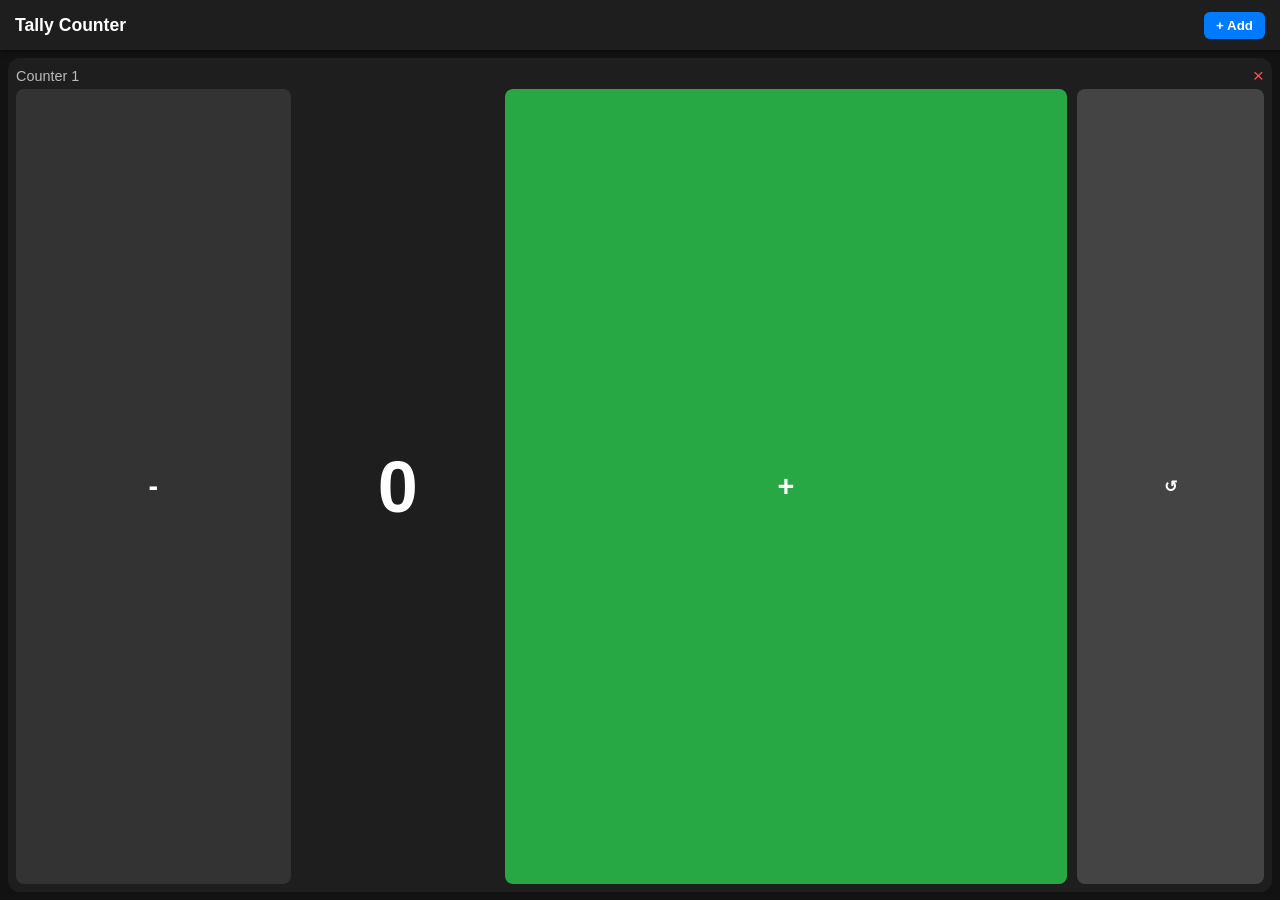
<file: inde.html>
<!DOCTYPE html>
<html lang="en">
<head>
  <meta charset="UTF-8">
  <meta name="viewport" content="width=device-width, initial-scale=1.0, user-scalable=no">
  <title>Tally Counter</title>
  <style>
    * {
      box-sizing: border-box;
      margin: 0;
      padding: 0;
      user-select: none; /* Prevents unwanted text selection while clicking fast */
    }

    body {
      display: flex;
      flex-direction: column;
      height: 100vh;
      width: 100vw;
      background-color: #121212;
      color: #ffffff;
      font-family: -apple-system, BlinkMacSystemFont, 'Segoe UI', Roboto, sans-serif;
      overflow: hidden; /* Prevents scrolling */
    }

    /* Top Control Bar */
    header {
      display: flex;
      justify-content: space-between;
      align-items: center;
      padding: 10px 15px;
      background-color: #1e1e1e;
      box-shadow: 0 2px 5px rgba(0,0,0,0.5);
      z-index: 10;
      height: 50px;
    }

    header h1 {
      font-size: 1.1rem;
      font-weight: 600;
    }

    .btn-add {
      background-color: #007bff;
      color: white;
      border: none;
      padding: 6px 12px;
      border-radius: 6px;
      font-weight: bold;
      cursor: pointer;
    }

    /* Container for all counters */
    #counter-container {
      display: flex;
      flex-direction: column;
      flex: 1; /* Fills remaining height of the screen */
      gap: 8px;
      padding: 8px;
    }

    /* Single Resizable Counter Card */
    .counter-card {
      display: flex;
      flex-direction: column;
      flex: 1; /* Automatically resizes dynamically to fit screen height */
      background-color: #1e1e1e;
      border-radius: 12px;
      padding: 8px;
      position: relative;
    }

    /* Counter Top Info (Title & Delete) */
    .counter-header {
      display: flex;
      justify-content: space-between;
      align-items: center;
      margin-bottom: 4px;
    }

    .counter-title {
      background: transparent;
      border: none;
      color: #bbb;
      font-size: 0.9rem;
      font-weight: 500;
      width: 70%;
    }

    .counter-title:focus {
      outline: none;
      border-bottom: 1px solid #007bff;
      color: #fff;
    }

    .btn-delete {
      background: none;
      border: none;
      color: #ff4d4d;
      font-size: 1.2rem;
      cursor: pointer;
      line-height: 1;
    }

    /* Counter Controls Area */
    .counter-body {
      display: flex;
      flex: 1;
      align-items: center;
      justify-content: space-between;
      gap: 10px;
    }

    .count-display {
      font-size: clamp(2rem, 8vh, 5rem); /* Resizes font dynamically */
      font-weight: bold;
      text-align: center;
      flex: 1;
    }

    .btn-count {
      border: none;
      border-radius: 8px;
      color: white;
      font-size: 1.8rem;
      font-weight: bold;
      height: 100%;
      cursor: pointer;
      display: flex;
      align-items: center;
      justify-content: center;
      transition: active 0.1s;
    }

    .btn-count:active {
      opacity: 0.7;
    }

    .btn-minus {
      background-color: #333;
      width: 22%;
    }

    .btn-plus {
      background-color: #28a745;
      width: 45%;
    }

    .btn-reset {
      background-color: #444;
      width: 15%;
      font-size: 1rem;
    }
  </style>
</head>
<body>

  <header>
    <h1>Tally Counter</h1>
    <button class="btn-add" onclick="addCounter()">+ Add</button>
  </header>

  <div id="counter-container"></div>

  <script>
    // Initial State: Load existing saved counters or create a default one
    let counters = JSON.parse(localStorage.getItem('my_tally_counters')) || [
      { id: Date.now(), name: 'Counter 1', count: 0 }
    ];

    function saveCounters() {
      localStorage.setItem('my_tally_counters', JSON.stringify(counters));
    }

    function renderCounters() {
      const container = document.getElementById('counter-container');
      container.innerHTML = '';

      counters.forEach((counter, index) => {
        const card = document.createElement('div');
        card.className = 'counter-card';
        card.innerHTML = `
          <div class="counter-header">
            <input type="text" class="counter-title" value="${counter.name}" onchange="updateName(${counter.id}, this.value)" />
            <button class="btn-delete" onclick="deleteCounter(${counter.id})">&times;</button>
          </div>
          <div class="counter-body">
            <button class="btn-count btn-minus" onclick="changeCount(${counter.id}, -1)">-</button>
            <div class="count-display">${counter.count}</div>
            <button class="btn-count btn-plus" onclick="changeCount(${counter.id}, 1)">+</button>
            <button class="btn-count btn-reset" onclick="resetCount(${counter.id})">&#8634;</button>
          </div>
        `;
        container.appendChild(card);
      });

      saveCounters();
    }

    function addCounter() {
      counters.push({
        id: Date.now(),
        name: `Counter ${counters.length + 1}`,
        count: 0
      });
      renderCounters();
    }

    function changeCount(id, delta) {
      const counter = counters.find(c => c.id === id);
      if (counter) {
        counter.count += delta;
        renderCounters();
      }
    }

    function resetCount(id) {
      const counter = counters.find(c => c.id === id);
      if (counter) {
        counter.count = 0;
        renderCounters();
      }
    }

    function updateName(id, newName) {
      const counter = counters.find(c => c.id === id);
      if (counter) {
        counter.name = newName;
        saveCounters();
      }
    }

    function deleteCounter(id) {
      if (counters.length === 1) return; // Prevent deleting the last remaining counter
      counters = counters.filter(c => c.id !== id);
      renderCounters();
    }

    // Initial load
    renderCounters();
  </script>
</body>
</html>
</file>
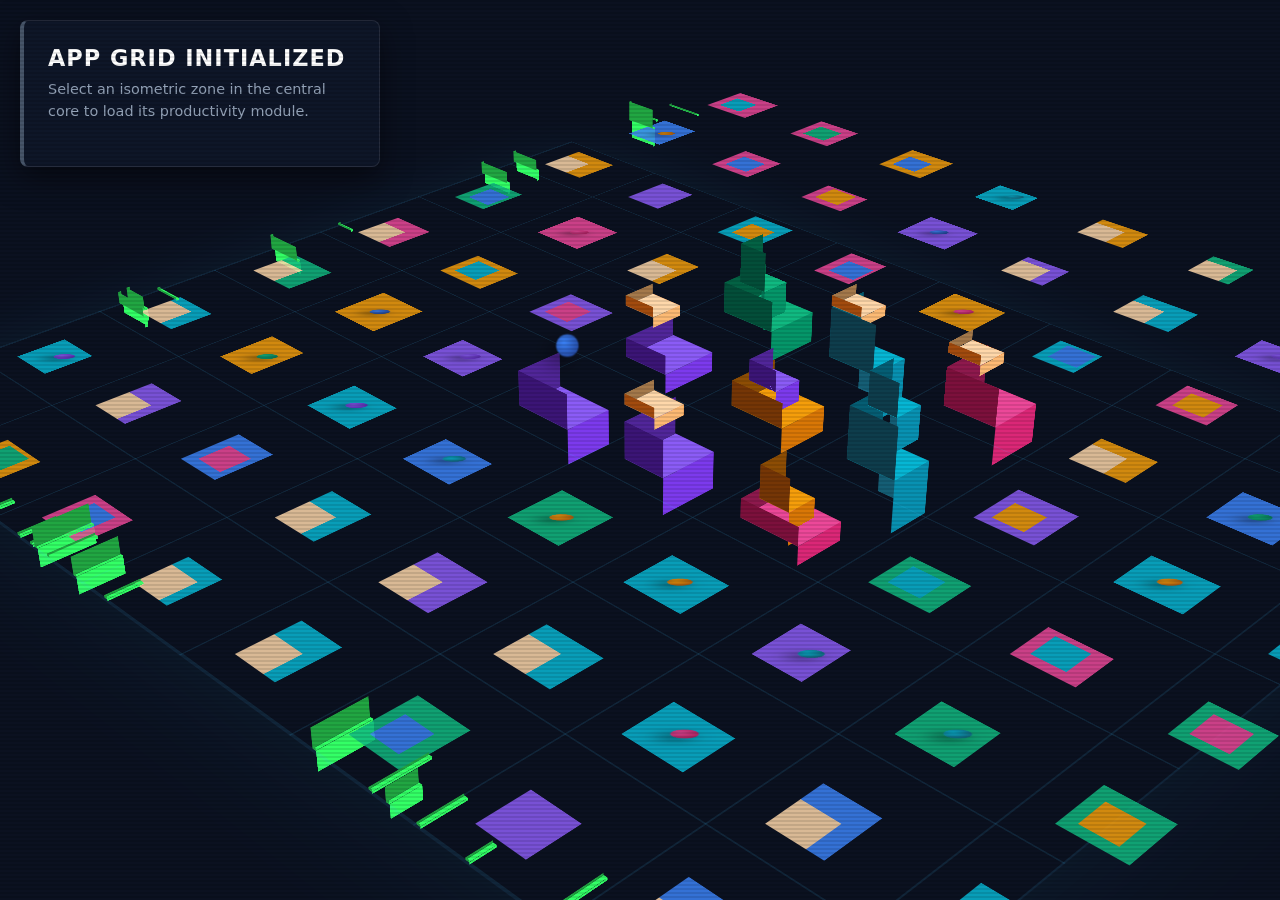
<file: isometricgridcity.html>
<!DOCTYPE html>
<html lang="en">
<head>
  <meta charset="UTF-8">
  <meta name="viewport" content="width=device-width, initial-scale=1.0">
  <title>Productivity City | 9x9 Isometric Suite</title>
  <style>
    :root {
      --bg-color: #0b1120;
      --grid-color: rgba(56, 189, 248, 0.12);
      --text-main: #f8fafc;
      --text-muted: #94a3b8;
      --crt-green: #33ff66;
      --crt-glow: rgba(51, 255, 102, 0.35);
    }

    * { margin: 0; padding: 0; box-sizing: border-box; }

    body {
      background-color: var(--bg-color);
      color: var(--text-main);
      font-family: ui-sans-serif, system-ui, -apple-system, sans-serif;
      overflow: hidden;
      display: flex;
      justify-content: center;
      align-items: center;
      height: 100vh;
      user-select: -webkit-none;
      user-select: none;
    }

    /* Video game scanline overlay */
    body::after {
      content: "";
      position: fixed;
      top: 0; left: 0; width: 100vw; height: 100vh;
      background: repeating-linear-gradient(0deg, transparent, transparent 2px, rgba(0, 0, 0, 0.1) 2px, rgba(0, 0, 0, 0.1) 4px);
      pointer-events: none;
      z-index: 999;
    }

    input[type="radio"] { display: none; }

    /* --- UI HUD Panels --- */
    .hud-container {
      position: fixed;
      top: 20px;
      left: 20px;
      z-index: 100;
      width: calc(100vw - 32px);
      max-width: 360px;
      pointer-events: none;
    }

    .ui-panel {
      position: absolute;
      top: 0; left: 0;
      width: 100%;
      background: rgba(15, 23, 42, 0.88);
      backdrop-filter: blur(12px);
      -webkit-backdrop-filter: blur(12px);
      border: 1px solid rgba(255,255,255,0.1);
      border-left: 4px solid var(--accent, #475569);
      border-radius: 8px;
      padding: 24px;
      opacity: 0;
      transform: translateX(-20px);
      transition: all 0.4s cubic-bezier(0.16, 1, 0.3, 1);
      box-shadow: 0 10px 30px rgba(0,0,0,0.5);
    }

    .ui-panel h2 { font-size: 1.4rem; margin-bottom: 8px; text-transform: uppercase; letter-spacing: 1px; color: var(--accent, #fff); }
    .ui-panel p { color: var(--text-muted); font-size: 0.9rem; line-height: 1.5; margin-bottom: 20px; }
    .ui-panel a {
      display: inline-block; padding: 10px 24px; background: rgba(255,255,255,0.05); color: var(--text-main);
      text-decoration: none; border-radius: 4px; font-weight: 600; text-transform: uppercase; font-size: 0.8rem;
      letter-spacing: 1px; transition: all 0.2s; border: 1px solid rgba(255,255,255,0.2); pointer-events: auto;
    }
    .ui-panel a:hover { background: var(--accent); color: #fff; border-color: var(--accent); box-shadow: 0 0 15px var(--accent); }

    .default-ui { opacity: 1; transform: translateX(0); }

    body:has(input[type="radio"]:checked) .default-ui { opacity: 0; transform: translateX(20px); }
    body:has(#nav-1:checked) .panel-1 { opacity: 1; transform: translateX(0); pointer-events: all; }
    body:has(#nav-2:checked) .panel-2 { opacity: 1; transform: translateX(0); pointer-events: all; }
    body:has(#nav-3:checked) .panel-3 { opacity: 1; transform: translateX(0); pointer-events: all; }
    body:has(#nav-4:checked) .panel-4 { opacity: 1; transform: translateX(0); pointer-events: all; }
    body:has(#nav-5:checked) .panel-5 { opacity: 1; transform: translateX(0); pointer-events: all; }
    body:has(#nav-6:checked) .panel-6 { opacity: 1; transform: translateX(0); pointer-events: all; }
    body:has(#nav-7:checked) .panel-7 { opacity: 1; transform: translateX(0); pointer-events: all; }
    body:has(#nav-8:checked) .panel-8 { opacity: 1; transform: translateX(0); pointer-events: all; }
    body:has(#nav-9:checked) .panel-9 { opacity: 1; transform: translateX(0); pointer-events: all; }

    body:has(#nav-1:checked) .b-1, body:has(#nav-2:checked) .b-2, body:has(#nav-3:checked) .b-3,
    body:has(#nav-4:checked) .b-4, body:has(#nav-5:checked) .b-5, body:has(#nav-6:checked) .b-6,
    body:has(#nav-7:checked) .b-7, body:has(#nav-8:checked) .b-8, body:has(#nav-9:checked) .b-9 {
      transform: translateZ(50px);
      filter: brightness(1.2);
    }

    /* --- 3D Isometric World Engine --- */
    .world {
      perspective: 2500px;
      width: 100vw;
      height: 100vh;
      display: flex;
      justify-content: center;
      align-items: center;
      overflow: hidden;
    }

    .city-grid {
      position: relative;
      width: 1600px;
      height: 1600px;
      transform-origin: center center;
      transform: scale(0.82) rotateX(60deg) rotateZ(-45deg);
      transform-style: preserve-3d;
      background:
        linear-gradient(var(--grid-color) 2px, transparent 2px),
        linear-gradient(90deg, var(--grid-color) 2px, transparent 2px);
      background-size: 190px 190px;
      box-shadow: 0 0 150px rgba(56, 189, 248, 0.08);
      border: 2px solid var(--grid-color);
      transition: transform 0.8s ease;
    }

    /* Responsive scaling for smaller windows / mobile screens */
    @media (max-width: 1200px) {
      .city-grid { transform: scale(0.6) rotateX(60deg) rotateZ(-45deg); }
    }
    @media (max-width: 768px) {
      .city-grid { transform: scale(0.42) rotateX(60deg) rotateZ(-45deg); }
      .hud-container { top: 16px; left: 16px; }
      .ui-panel { padding: 18px; }
      .ui-panel h2 { font-size: 1.2rem; }
      .ui-panel p { font-size: 0.82rem; margin-bottom: 14px; }
    }

    .building {
      position: absolute;
      left: var(--bx); top: var(--by);
      transform-style: preserve-3d;
      transition: transform 0.4s cubic-bezier(0.175, 0.885, 0.32, 1.275), filter 0.3s;
    }
    
    .building.interactive {
      cursor: pointer;
    }
    .building.interactive:hover { 
      transform: translateZ(25px); 
    }
    
    .building.non-interactive {
      pointer-events: none;
      opacity: 0.85;
    }

    /* Solid Geometric Blocks with Complete 4-Sided Enclosure */
    .block {
      position: absolute;
      left: var(--x, 0px); top: var(--y, 0px);
      width: var(--w); height: var(--h);
      background: var(--t);
      transform: translateZ(var(--z, 0px));
      transform-style: preserve-3d;
    }
    
    .block::before {
      content: ""; position: absolute;
      width: var(--w); height: var(--d);
      background: var(--f);
      transform-origin: top; transform: rotateX(-90deg);
      top: 100%; left: 0;
    }
    
    .block::after {
      content: ""; position: absolute;
      width: var(--d); height: var(--h);
      background: var(--r);
      transform-origin: left; transform: rotateY(90deg);
      top: 0; left: 100%;
    }

    .block .side {
      position: absolute;
      left: 0; top: 0;
      width: 100%; height: 100%;
      transform-style: preserve-3d;
    }
    .block .side::before {
      content: ""; position: absolute;
      width: var(--d); height: var(--h);
      background: var(--r);
      filter: brightness(0.65);
      transform-origin: left; transform: rotateY(-90deg);
      top: 0; left: 0;
    }
    .block .side::after {
      content: ""; position: absolute;
      width: var(--w); height: var(--d);
      background: var(--f);
      filter: brightness(0.65);
      transform-origin: top; transform: rotateX(90deg);
      top: 0; left: 0;
    }

    /* Spherical Elements */
    .block-sphere {
      position: absolute;
      left: var(--x, 0px); top: var(--y, 0px);
      width: var(--d); height: var(--d);
      transform-style: preserve-3d;
      transform: translateZ(var(--z, 0px));
    }
    .block-sphere::before {
      content: "";
      position: absolute;
      width: 100%; height: 100%;
      border-radius: 50%;
      background: radial-gradient(circle at 35% 35%, var(--t), var(--r));
      transform: rotateZ(45deg) rotateX(-60deg);
      box-shadow: -10px 10px 25px rgba(0,0,0,0.5);
    }

    /* Animations */
    @keyframes float { 0%, 100% { transform: translateZ(var(--z)) translateY(0); } 50% { transform: translateZ(var(--z)) translateY(-15px); } }
    @keyframes spin { from { transform: translateZ(var(--z)) rotateZ(0deg); } to { transform: translateZ(var(--z)) rotateZ(360deg); } }
    @keyframes pulse { 0%, 100% { filter: brightness(1); } 50% { filter: brightness(1.5); } }
    @keyframes radar { from { transform: translateZ(var(--z)) rotateX(45deg) rotateZ(0deg); } to { transform: translateZ(var(--z)) rotateX(45deg) rotateZ(360deg); } }
    
    .anim-float { animation: float 4s ease-in-out infinite; }
    .anim-spin { animation: spin 8s linear infinite; }
    .anim-pulse { animation: pulse 2s ease-in-out infinite; }
    .anim-radar { animation: radar 6s linear infinite; }
    
    @keyframes traffic-x {
      0% { left: -100px; opacity: 0; } 10%, 90% { opacity: 1; } 100% { left: 1600px; opacity: 0; }
    }
    @keyframes traffic-y {
      0% { top: -100px; opacity: 0; } 10%, 90% { opacity: 1; } 100% { top: 1600px; opacity: 0; }
    }
  </style>
</head>
<body>

  <!-- Zone Controllers -->
  <input type="radio" name="nav" id="nav-1"> <input type="radio" name="nav" id="nav-2"> <input type="radio" name="nav" id="nav-3">
  <input type="radio" name="nav" id="nav-4"> <input type="radio" name="nav" id="nav-5"> <input type="radio" name="nav" id="nav-6">
  <input type="radio" name="nav" id="nav-7"> <input type="radio" name="nav" id="nav-8"> <input type="radio" name="nav" id="nav-9">

  <!-- HUD Interface -->
  <div class="hud-container">
    <div class="ui-panel default-ui">
      <h2>App Grid Initialized</h2>
      <p>Select an isometric zone in the central core to load its productivity module.</p>
    </div>
    <div class="ui-panel panel-1" style="--accent: #a855f7;"><h2>Focus Library</h2><p>Deep work sanctuary.</p><a href="#p1">Enter</a></div>
    <div class="ui-panel panel-2" style="--accent: #34d399;"><h2>Task Tower</h2><p>Project mission control.</p><a href="#p2">Access</a></div>
    <div class="ui-panel panel-3" style="--accent: #60a5fa;"><h2>Financial District</h2><p>Budget analytics hub.</p><a href="#p3">View</a></div>
    <div class="ui-panel panel-4" style="--accent: #22d3ee;"><h2>Cloud Vault</h2><p>Asset storage and backup.</p><a href="#p4">Open</a></div>
    <div class="ui-panel panel-5" style="--accent: #f472b6;"><h2>Creative Studio</h2><p>Canvas and brainstorming.</p><a href="#p5">Enter</a></div>
    <div class="ui-panel panel-6" style="--accent: #fb923c;"><h2>Analytics Radar</h2><p>Real-time performance tracking.</p><a href="#p6">Metrics</a></div>
    <div class="ui-panel panel-7" style="--accent: #facc15;"><h2>Social Plaza</h2><p>Team communication.</p><a href="#p7">Join</a></div>
    <div class="ui-panel panel-8" style="--accent: #f87171;"><h2>Security Fortress</h2><p>Authentication settings.</p><a href="#p8">Configure</a></div>
    <div class="ui-panel panel-9" style="--accent: #2dd4bf;"><h2>Zen Garden</h2><p>Health tracking & meditation.</p><a href="#p9">Breathe</a></div>
  </div>

  <!-- 3D City Rendering Engine (9x9 Grid) -->
  <div class="world">
    <div class="city-grid"></div>
  </div>

  <script>
    const blockColors = [
      {t: '#3b82f6', f: '#2563eb', r: '#1e3a8a'},
      {t: '#10b981', f: '#059669', r: '#047857'},
      {t: '#f59e0b', f: '#d97706', r: '#b45309'},
      {t: '#8b5cf6', f: '#7c3aed', r: '#5b21b6'},
      {t: '#ec4899', f: '#db2777', r: '#be185d'},
      {t: '#06b6d4', f: '#0891b2', r: '#155e75'}
    ];

    const grid = document.querySelector('.city-grid');
    // Perfectly centered coordinate array for 1600px grid (Center index 4 is at 800px)
    const coords = [40, 230, 420, 610, 800, 990, 1180, 1370, 1560];

    // Generate 9x9 Grid (81 total zones)
    for (let yIdx = 0; yIdx < 9; yIdx++) {
      for (let xIdx = 0; xIdx < 9; xIdx++) {
        const isInteractive = (xIdx >= 3 && xIdx <= 5 && yIdx >= 3 && yIdx <= 5);
        
        let container;
        if (isInteractive) {
          const navId = (yIdx - 3) * 3 + (xIdx - 3) + 1;
          container = document.createElement('label');
          container.htmlFor = `nav-${navId}`;
          container.className = `building interactive b-${navId}`;
        } else {
          container = document.createElement('div');
          container.className = 'building non-interactive';
        }

        container.style.setProperty('--bx', coords[xIdx] + 'px');
        container.style.setProperty('--by', coords[yIdx] + 'px');

        // 1. GUARANTEED NON-ROTATING BASE ANCHOR
        const c = blockColors[Math.floor(Math.random() * blockColors.length)];
        const base = document.createElement('div');
        base.className = 'block';
        base.style.setProperty('--w', (Math.floor(Math.random() * 25) + 65) + 'px');
        base.style.setProperty('--h', (Math.floor(Math.random() * 25) + 65) + 'px');
        base.style.setProperty('--d', (Math.floor(Math.random() * 50) + 25) + 'px');
        base.style.setProperty('--z', '0px');
        base.style.setProperty('--t', c.t);
        base.style.setProperty('--f', c.f);
        base.style.setProperty('--r', c.r);
        
        const baseSide = document.createElement('div');
        baseSide.className = 'side';
        base.appendChild(baseSide);
        container.appendChild(base);

        // 2. RANDOMIZED SECONDARY ELEMENT ON TOP OF BASE
        const secRand = Math.random();
        if (secRand < 0.33) {
          const sc = blockColors[Math.floor(Math.random() * blockColors.length)];
          const subEl = document.createElement('div');
          subEl.className = 'block';
          subEl.style.setProperty('--w', '45px');
          subEl.style.setProperty('--h', '45px');
          subEl.style.setProperty('--d', (Math.floor(Math.random() * 30) + 30) + 'px');
          subEl.style.setProperty('--x', '15px');
          subEl.style.setProperty('--y', '15px');
          subEl.style.setProperty('--z', base.style.getPropertyValue('--d'));
          subEl.style.setProperty('--t', sc.t);
          subEl.style.setProperty('--f', sc.f);
          subEl.style.setProperty('--r', sc.r);
          const subSide = document.createElement('div');
          subSide.className = 'side';
          subEl.appendChild(subSide);
          container.appendChild(subEl);
        } else if (secRand < 0.66) {
          const sc = blockColors[Math.floor(Math.random() * blockColors.length)];
          const sphere = document.createElement('div');
          sphere.className = 'block-sphere anim-float';
          sphere.style.setProperty('--d', '28px');
          sphere.style.setProperty('--x', '30px');
          sphere.style.setProperty('--y', '30px');
          sphere.style.setProperty('--z', '85px');
          sphere.style.setProperty('--t', sc.t);
          sphere.style.setProperty('--r', sc.r);
          container.appendChild(sphere);
        } else {
          const radar = document.createElement('div');
          radar.className = 'block anim-radar';
          radar.style.setProperty('--w', '50px');
          radar.style.setProperty('--h', '50px');
          radar.style.setProperty('--d', '15px');
          radar.style.setProperty('--z', '75px');
          radar.style.setProperty('--t', '#fed7aa');
          radar.style.setProperty('--f', '#fdba74');
          radar.style.setProperty('--r', '#f97316');
          const radarSide = document.createElement('div');
          radarSide.className = 'side';
          radar.appendChild(radarSide);
          container.appendChild(radar);
        }

        grid.appendChild(container);
      }
    }

    // 30 Flowing Grid Traffic Ribbons (Fully Randomised on Reload)
    for (let i = 0; i < 30; i++) {
      const t = document.createElement('div');
      t.className = 'block traffic anim-pulse';
      
      const side = document.createElement('div');
      side.className = 'side';
      t.appendChild(side);
      
      const isX = Math.random() > 0.5;
      const isVerticalRibbon = Math.random() > 0.5;
      
      const pos = Math.floor(Math.random() * 1550) + 25;
      const delay = Math.random() * -20; 
      const duration = (Math.random() * 6) + 3; 
      
      const length = (Math.floor(Math.random() * 50) + 30);
      const thickness = 5;
      const height = isVerticalRibbon ? (Math.floor(Math.random() * 25) + 15) : 3;
      
      t.style.setProperty('--t', 'var(--crt-green)');
      t.style.setProperty('--f', 'var(--crt-green)');
      t.style.setProperty('--r', 'var(--crt-green)');
      t.style.setProperty('--z', '2px');
      
      if (isX) {
        t.style.setProperty('--w', length + 'px');
        t.style.setProperty('--h', thickness + 'px');
        t.style.setProperty('--d', height + 'px');
        t.style.top = pos + 'px';
        t.style.animation = `traffic-x ${duration}s linear infinite ${delay}s, pulse 2s ease-in-out infinite`;
      } else {
        t.style.setProperty('--w', thickness + 'px');
        t.style.setProperty('--h', length + 'px');
        t.style.setProperty('--d', height + 'px');
        t.style.left = pos + 'px';
        t.style.animation = `traffic-y ${duration}s linear infinite ${delay}s, pulse 2s ease-in-out infinite`;
      }
      grid.appendChild(t);
    }
  </script>
</body>
</html>
</file>
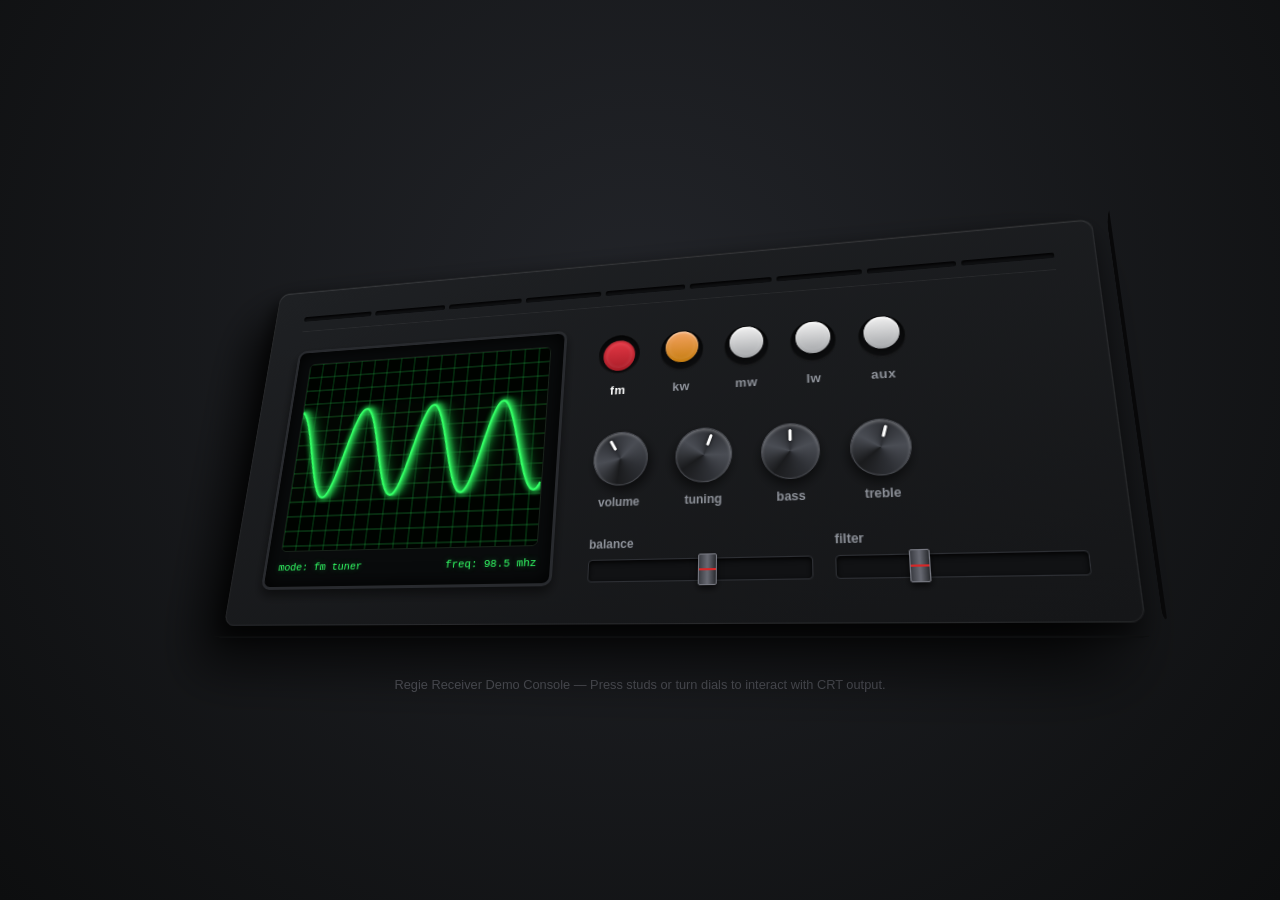
<file: Regie.html>
<!DOCTYPE html>
<html lang="en">
<head>
  <meta charset="UTF-8">
  <meta name="viewport" content="width=device-width, initial-scale=1.0, maximum-scale=1.0, user-scalable=no">
  <title>Regie 308 | Hi-Fi Console</title>
  <style>
    :root {
      --bg-dark: #121315;
      --panel-mat: #1e2023;
      --panel-dark: #151618;
      --accent-red: #d62828;
      --accent-yellow: #f2b705;
      --btn-white: #e8e8e8;
      --crt-green: #33ff66;
      --crt-glow: rgba(51, 255, 102, 0.35);
      --text-muted: #8e929a;
    }

    * {
      box-sizing: border-box;
      margin: 0;
      padding: 0;
      user-select: none;
      -webkit-user-select: none;
      touch-action: manipulation;
    }

    body {
      background-color: var(--bg-dark);
      background-image: radial-gradient(circle at 50% 35%, #222429 0%, #0d0e0f 100%);
      color: #e0e0e0;
      font-family: -apple-system, BlinkMacSystemFont, "SF Pro Text", "Helvetica Neue", Arial, sans-serif;
      min-height: 100vh;
      display: flex;
      flex-direction: column;
      align-items: center;
      justify-content: center;
      overflow-x: hidden;
      padding: 20px;
    }

    /* Isometric Perspective Stage Container */
    .viewport-stage {
      perspective: 1000px;
      width: 100%;
      max-width: 960px;
      display: flex;
      justify-content: center;
      align-items: center;
      padding: 30px 0;
    }

    /* Main Receiver Body Chassis */
    .hifi-chassis {
      position: relative;
      width: 100%;
      max-width: 880px;
      background: linear-gradient(165deg, var(--panel-mat) 0%, var(--panel-dark) 100%);
      border-radius: 12px;
      box-shadow: 
        -25px 35px 60px rgba(0, 0, 0, 0.85),
        -5px 10px 20px rgba(0, 0, 0, 0.6),
        inset 0 1px 1px rgba(255, 255, 255, 0.12);
      transform: rotateX(20deg) rotateY(-14deg) rotateZ(2deg);
      transform-style: preserve-3d;
      transition: transform 0.4s cubic-bezier(0.16, 1, 0.3, 1);
      border: 1px solid rgba(255, 255, 255, 0.05);
      padding: 32px 36px 36px 36px;
    }

    @media (hover: hover) {
      .hifi-chassis:hover {
        transform: rotateX(15deg) rotateY(-8deg) rotateZ(1deg) translateY(-4px);
      }
    }

    /* 3D Chassis Thickness Plates */
    .hifi-chassis::before {
      content: "";
      position: absolute;
      left: 0;
      bottom: -14px;
      width: 100%;
      height: 14px;
      background: #0d0e0f;
      transform: rotateX(-90deg);
      transform-origin: bottom;
      border-bottom-left-radius: 12px;
      border-bottom-right-radius: 12px;
    }

    .hifi-chassis::after {
      content: "";
      position: absolute;
      right: -14px;
      top: 0;
      width: 14px;
      height: 100%;
      background: #080809;
      transform: rotateY(90deg);
      transform-origin: right;
      border-top-right-radius: 12px;
      border-bottom-right-radius: 12px;
    }

    /* Slotted Top Grill Vents */
    .top-grill {
      display: flex;
      gap: 5px;
      margin-bottom: 24px;
      padding-bottom: 12px;
      border-bottom: 1px solid rgba(255, 255, 255, 0.06);
    }

    .grill-slot {
      height: 6px;
      flex: 1;
      background: #0f1012;
      border-radius: 3px;
      box-shadow: inset 0 2px 3px rgba(0,0,0,0.9);
    }

    /* Main Front Grid */
    .console-grid {
      display: grid;
      grid-template-columns: 320px 1fr;
      gap: 36px;
      align-items: start;
    }

    /* Oscilloscope CRT Box */
    .scope-panel {
      background: #090b0c;
      border: 3px solid #282a2e;
      border-radius: 10px;
      padding: 14px;
      box-shadow: 
        inset 0 0 20px rgba(0, 0, 0, 0.95),
        0 6px 12px rgba(0,0,0,0.5);
    }

    .scope-frame {
      position: relative;
      width: 100%;
      aspect-ratio: 4 / 3;
      background: #010803;
      border-radius: 6px;
      overflow: hidden;
      border: 1px solid #18221a;
    }

    canvas#oscilloscope {
      width: 100%;
      height: 100%;
      display: block;
    }

    .scope-footer {
      display: flex;
      justify-content: space-between;
      margin-top: 10px;
      font-family: SFMono-Regular, Consolas, "Liberation Mono", Menlo, monospace;
      font-size: 0.72rem;
      color: var(--crt-green);
      text-shadow: 0 0 6px var(--crt-glow);
    }

    /* Controls Layout */
    .controls-panel {
      display: flex;
      flex-direction: column;
      gap: 28px;
    }

    /* Cylindrical Push Studs */
    .stud-buttons-row {
      display: flex;
      gap: 22px;
      align-items: center;
      padding: 10px 0;
    }

    .stud-container {
      display: flex;
      flex-direction: column;
      align-items: center;
      gap: 10px;
    }

    .stud-well {
      width: 44px;
      height: 44px;
      border-radius: 50%;
      background: #111214;
      box-shadow: 
        inset 0 4px 8px rgba(0, 0, 0, 0.95),
        inset 0 -1px 2px rgba(255, 255, 255, 0.1);
      display: flex;
      align-items: center;
      justify-content: center;
      cursor: pointer;
      position: relative;
    }

    .stud-cap {
      width: 34px;
      height: 34px;
      border-radius: 50%;
      position: relative;
      transition: transform 0.12s cubic-bezier(0.2, 0, 0, 1), box-shadow 0.12s ease;
      transform: translateY(-4px);
    }

    .stud-cap::after {
      content: "";
      position: absolute;
      top: 3px; left: 3px; right: 3px; bottom: 3px;
      border-radius: 50%;
      background: rgba(255, 255, 255, 0.15);
      mask-image: radial-gradient(circle, transparent 50%, black 100%);
      -webkit-mask-image: radial-gradient(circle, transparent 50%, black 100%);
    }

    .stud-cap.red {
      background: linear-gradient(180deg, #e63946 0%, #a81c27 100%);
      box-shadow: 0 5px 8px rgba(0,0,0,0.6), inset 0 2px 2px rgba(255,255,255,0.4);
    }

    .stud-cap.yellow {
      background: linear-gradient(180deg, #f4a261 0%, #c67d10 100%);
      box-shadow: 0 5px 8px rgba(0,0,0,0.6), inset 0 2px 2px rgba(255,255,255,0.4);
    }

    .stud-cap.white {
      background: linear-gradient(180deg, #f0f0f0 0%, #a3a5a8 100%);
      box-shadow: 0 5px 8px rgba(0,0,0,0.6), inset 0 2px 2px rgba(255,255,255,0.6);
    }

    .stud-container.active .stud-cap {
      transform: translateY(1px);
      box-shadow: 0 1px 3px rgba(0,0,0,0.8), inset 0 1px 2px rgba(0,0,0,0.4);
    }

    .stud-label {
      font-size: 0.8rem;
      font-weight: 700;
      color: var(--text-muted);
      text-transform: lowercase;
      letter-spacing: 0.5px;
    }

    .stud-container.active .stud-label {
      color: #ffffff;
    }

    /* Rotary Knobs */
    .knobs-row {
      display: flex;
      gap: 28px;
      align-items: center;
    }

    .knob-unit {
      display: flex;
      flex-direction: column;
      align-items: center;
      gap: 10px;
    }

    .knob-dial {
      width: 56px;
      height: 56px;
      border-radius: 50%;
      background: conic-gradient(
        from 0deg,
        #2d2f34, #4a4d54, #2d2f34, #1a1b1d, #4a4d54, #2d2f34
      );
      border: 1px solid #4a4c52;
      box-shadow: 
        0 6px 12px rgba(0,0,0,0.6),
        inset 0 2px 3px rgba(255,255,255,0.25);
      position: relative;
      cursor: grab;
      touch-action: none;
    }

    .knob-dial:active {
      cursor: grabbing;
    }

    .knob-notch {
      position: absolute;
      top: 5px;
      left: 50%;
      transform: translateX(-50%);
      width: 3px;
      height: 12px;
      background-color: #ffffff;
      border-radius: 2px;
      box-shadow: 0 0 3px rgba(0,0,0,0.8);
    }

    .knob-label {
      font-size: 0.75rem;
      font-weight: 600;
      color: var(--text-muted);
      text-transform: lowercase;
    }

    /* Linear Sliders */
    .sliders-row {
      display: grid;
      grid-template-columns: 1fr 1fr;
      gap: 20px;
    }

    .fader-group {
      display: flex;
      flex-direction: column;
      gap: 8px;
    }

    .fader-label {
      font-size: 0.75rem;
      font-weight: 600;
      color: var(--text-muted);
      text-transform: lowercase;
    }

    .fader-track {
      position: relative;
      height: 22px;
      background: #111214;
      border-radius: 4px;
      border: 1px solid #2e3035;
      box-shadow: inset 0 2px 5px rgba(0,0,0,0.9);
      display: flex;
      align-items: center;
      padding: 0 4px;
    }

    .fader-handle {
      position: absolute;
      width: 18px;
      height: 30px;
      background: linear-gradient(90deg, #3a3c42 0%, #686a73 50%, #2a2c30 100%);
      border: 1px solid #787a83;
      border-radius: 2px;
      box-shadow: 0 3px 6px rgba(0,0,0,0.7);
      cursor: pointer;
      top: 50%;
      transform: translateY(-50%);
      left: 30%;
    }

    .fader-handle::after {
      content: "";
      position: absolute;
      top: 50%;
      left: 0; right: 0;
      height: 2px;
      background: var(--accent-red);
      transform: translateY(-50%);
    }

    .page-footer {
      margin-top: 24px;
      font-size: 0.8rem;
      color: #55575e;
      text-align: center;
    }

    /* Mobile Adaptations */
    @media (max-width: 768px) {
      .hifi-chassis {
        transform: rotateX(0deg) rotateY(0deg) rotateZ(0deg);
        padding: 20px;
      }

      .console-grid {
        grid-template-columns: 1fr;
        gap: 24px;
      }

      .stud-buttons-row {
        gap: 12px;
        justify-content: space-between;
      }

      .stud-well {
        width: 38px;
        height: 38px;
      }

      .stud-cap {
        width: 30px;
        height: 30px;
      }

      .knobs-row {
        justify-content: space-between;
        gap: 12px;
      }

      .knob-dial {
        width: 48px;
        height: 48px;
      }
    }
  </style>
</head>
<body>

  <div class="viewport-stage">
    <div class="hifi-chassis">
      
      <!-- Top Grill Vents -->
      <div class="top-grill">
        <div class="grill-slot"></div><div class="grill-slot"></div><div class="grill-slot"></div>
        <div class="grill-slot"></div><div class="grill-slot"></div><div class="grill-slot"></div>
        <div class="grill-slot"></div><div class="grill-slot"></div><div class="grill-slot"></div>
      </div>

      <div class="console-grid">
        
        <!-- CRT Oscilloscope Area -->
        <div class="scope-panel">
          <div class="scope-frame">
            <canvas id="oscilloscope"></canvas>
          </div>
          <div class="scope-footer">
            <span id="scope-mode">mode: fm tuner</span>
            <span id="scope-freq">freq: 98.5 mhz</span>
          </div>
        </div>

        <!-- Right Controls Area -->
        <div class="controls-panel">
          
          <!-- Cylindrical Push Studs -->
          <div class="stud-buttons-row">
            
            <div class="stud-container active" data-mode="fm tuner" data-freq="98.5 mhz">
              <div class="stud-well">
                <div class="stud-cap red"></div>
              </div>
              <span class="stud-label">fm</span>
            </div>

            <div class="stud-container" data-mode="kw shortwave" data-freq="11.8 mhz">
              <div class="stud-well">
                <div class="stud-cap yellow"></div>
              </div>
              <span class="stud-label">kw</span>
            </div>

            <div class="stud-container" data-mode="mw mediumwave" data-freq="820 khz">
              <div class="stud-well">
                <div class="stud-cap white"></div>
              </div>
              <span class="stud-label">mw</span>
            </div>

            <div class="stud-container" data-mode="lw longwave" data-freq="210 khz">
              <div class="stud-well">
                <div class="stud-cap white"></div>
              </div>
              <span class="stud-label">lw</span>
            </div>

            <div class="stud-container" data-mode="aux / scope" data-freq="1.0 khz">
              <div class="stud-well">
                <div class="stud-cap white"></div>
              </div>
              <span class="stud-label">aux</span>
            </div>

          </div>

          <!-- Rotary Dials -->
          <div class="knobs-row">
            
            <div class="knob-unit">
              <div class="knob-dial" id="knob-volume" style="transform: rotate(-30deg);">
                <div class="knob-notch"></div>
              </div>
              <span class="knob-label">volume</span>
            </div>

            <div class="knob-unit">
              <div class="knob-dial" id="knob-tuning" style="transform: rotate(20deg);">
                <div class="knob-notch"></div>
              </div>
              <span class="knob-label">tuning</span>
            </div>

            <div class="knob-unit">
              <div class="knob-dial" id="knob-bass" style="transform: rotate(0deg);">
                <div class="knob-notch"></div>
              </div>
              <span class="knob-label">bass</span>
            </div>

            <div class="knob-unit">
              <div class="knob-dial" id="knob-treble" style="transform: rotate(15deg);">
                <div class="knob-notch"></div>
              </div>
              <span class="knob-label">treble</span>
            </div>

          </div>

          <!-- Linear Faders -->
          <div class="sliders-row">
            <div class="fader-group">
              <span class="fader-label">balance</span>
              <div class="fader-track" id="fader-balance">
                <div class="fader-handle" id="fader-cap-1" style="left: 50%;"></div>
              </div>
            </div>

            <div class="fader-group">
              <span class="fader-label">filter</span>
              <div class="fader-track" id="fader-filter">
                <div class="fader-handle" id="fader-cap-2" style="left: 30%;"></div>
              </div>
            </div>
          </div>

        </div>

      </div>

    </div>
  </div>

  <div class="page-footer">
    Regie Receiver Demo Console — Press studs or turn dials to interact with CRT output.
  </div>

  <script>
    // Audio Synthesizer
    const AudioContext = window.AudioContext || window.webkitAudioContext;
    let audioCtx = null;

    function initAudio() {
      if (!audioCtx) audioCtx = new AudioContext();
      if (audioCtx.state === 'suspended') audioCtx.resume();
    }

    function playThudSound(freq = 150, duration = 0.025) {
      try {
        initAudio();
        const osc = audioCtx.createOscillator();
        const gain = audioCtx.createGain();
        
        osc.type = 'triangle';
        osc.frequency.setValueAtTime(freq, audioCtx.currentTime);
        osc.frequency.exponentialRampToValueAtTime(30, audioCtx.currentTime + duration);
        
        gain.gain.setValueAtTime(0.5, audioCtx.currentTime);
        gain.gain.exponentialRampToValueAtTime(0.001, audioCtx.currentTime + duration);
        
        osc.connect(gain);
        gain.connect(audioCtx.destination);
        
        osc.start();
        osc.stop(audioCtx.currentTime + duration);
      } catch(e) {}
    }

    // State Variables
    let volumeVal = 60;
    let tuningVal = 440;
    let bassVal = 20;
    let activeMode = "fm tuner";

    // Oscilloscope Canvas
    const canvas = document.getElementById('oscilloscope');
    const ctx = canvas.getContext('2d');
    const scopeModeTxt = document.getElementById('scope-mode');
    const scopeFreqTxt = document.getElementById('scope-freq');

    function resizeCanvas() {
      canvas.width = canvas.offsetWidth;
      canvas.height = canvas.offsetHeight;
    }
    window.addEventListener('resize', resizeCanvas);
    resizeCanvas();

    let phase = 0;
    function renderScope() {
      ctx.fillStyle = 'rgba(1, 8, 3, 0.22)';
      ctx.fillRect(0, 0, canvas.width, canvas.height);

      // Grid
      ctx.strokeStyle = 'rgba(51, 255, 102, 0.08)';
      ctx.lineWidth = 1;
      ctx.beginPath();
      for (let x = 0; x < canvas.width; x += 16) {
        ctx.moveTo(x, 0); ctx.lineTo(x, canvas.height);
      }
      for (let y = 0; y < canvas.height; y += 16) {
        ctx.moveTo(0, y); ctx.lineTo(canvas.width, y);
      }
      ctx.stroke();

      // Waveform
      ctx.strokeStyle = '#33ff66';
      ctx.shadowBlur = 6;
      ctx.shadowColor = '#33ff66';
      ctx.lineWidth = 2;
      ctx.beginPath();

      const centerY = canvas.height / 2;
      const amp = (volumeVal / 100) * (canvas.height / 2.6);
      const freq = (tuningVal / 10000) * 1.8;

      for (let x = 0; x < canvas.width; x++) {
        let y = centerY;

        if (activeMode.includes("fm")) {
          y += Math.sin(x * freq + phase) * amp;
        } else if (activeMode.includes("kw")) {
          y += Math.sin(x * freq + phase) * Math.sin(x * 0.05) * amp;
        } else if (activeMode.includes("mw")) {
          y += (Math.sin(x * freq + phase) > 0 ? 1 : -1) * (amp * 0.7);
        } else {
          y += Math.sin(x * freq + phase) * amp + (Math.sin(x * freq * 2.5 + phase) * (amp / 4));
        }

        if (x === 0) ctx.moveTo(x, y);
        else ctx.lineTo(x, y);
      }

      ctx.stroke();
      ctx.shadowBlur = 0;

      phase += 0.06 + (bassVal / 600);
      requestAnimationFrame(renderScope);
    }
    renderScope();

    // Stud Push Buttons Logic
    const studs = document.querySelectorAll('.stud-container');
    studs.forEach(stud => {
      stud.addEventListener('click', () => {
        playThudSound(180, 0.03);
        studs.forEach(s => s.classList.remove('active'));
        stud.classList.add('active');

        activeMode = stud.dataset.mode;
        scopeModeTxt.textContent = `mode: ${activeMode}`;
        scopeFreqTxt.textContent = `freq: ${stud.dataset.freq}`;
      });
    });

    // Knob Logic
    function setupKnob(id, callback) {
      const knob = document.getElementById(id);
      let isDragging = false;
      let startY = 0;
      let currentRotation = 0;

      const match = knob.style.transform.match(/rotate\(([-0-9.]+)deg\)/);
      if (match) currentRotation = parseFloat(match[1]);

      function onStart(e) {
        isDragging = true;
        startY = e.touches ? e.touches[0].clientY : e.clientY;
        initAudio();
        document.addEventListener('mousemove', onMove);
        document.addEventListener('mouseup', onEnd);
        document.addEventListener('touchmove', onMove);
        document.addEventListener('touchend', onEnd);
      }

      function onMove(e) {
        if (!isDragging) return;
        const currentY = e.touches ? e.touches[0].clientY : e.clientY;
        const deltaY = startY - currentY;
        startY = currentY;

        currentRotation = Math.max(-135, Math.min(135, currentRotation + deltaY * 2));
        knob.style.transform = `rotate(${currentRotation}deg)`;

        if (Math.abs(deltaY) > 2) {
          playThudSound(400 + (currentRotation + 135) * 1.5, 0.006);
        }

        callback(currentRotation);
      }

      function onEnd() {
        isDragging = false;
        document.removeEventListener('mousemove', onMove);
        document.removeEventListener('mouseup', onEnd);
        document.removeEventListener('touchmove', onMove);
        document.removeEventListener('touchend', onEnd);
      }

      knob.addEventListener('mousedown', onStart);
      knob.addEventListener('touchstart', onStart);
    }

    setupKnob('knob-volume', (rot) => { volumeVal = ((rot + 135) / 270) * 100; });
    setupKnob('knob-tuning', (rot) => { tuningVal = 100 + ((rot + 135) / 270) * 800; });
    setupKnob('knob-bass', (rot) => { bassVal = ((rot + 135) / 270) * 100; });
    setupKnob('knob-treble', () => {});

    // Fader Logic
    function setupFader(slotId, capId) {
      const slot = document.getElementById(slotId);
      const cap = document.getElementById(capId);
      let isDragging = false;

      function updateFader(e) {
        const rect = slot.getBoundingClientRect();
        const clientX = e.touches ? e.touches[0].clientX : e.clientX;
        let x = clientX - rect.left - (cap.offsetWidth / 2);
        x = Math.max(0, Math.min(rect.width - cap.offsetWidth, x));
        
        const percent = (x / (rect.width - cap.offsetWidth)) * 100;
        cap.style.left = `${percent}%`;
        playThudSound(250 + percent * 2, 0.004);
      }

      cap.addEventListener('mousedown', () => { isDragging = true; initAudio(); document.addEventListener('mousemove', onMove); document.addEventListener('mouseup', onEnd); });
      cap.addEventListener('touchstart', () => { isDragging = true; initAudio(); document.addEventListener('touchmove', onMove); document.addEventListener('touchend', onEnd); });

      function onMove(e) { if (isDragging) updateFader(e); }
      function onEnd() {
        isDragging = false;
        document.removeEventListener('mousemove', onMove);
        document.removeEventListener('mouseup', onEnd);
        document.removeEventListener('touchmove', onMove);
        document.removeEventListener('touchend', onEnd);
      }
    }

    setupFader('fader-balance', 'fader-cap-1');
    setupFader('fader-filter', 'fader-cap-2');
  </script>
</body>
</html>
</file>
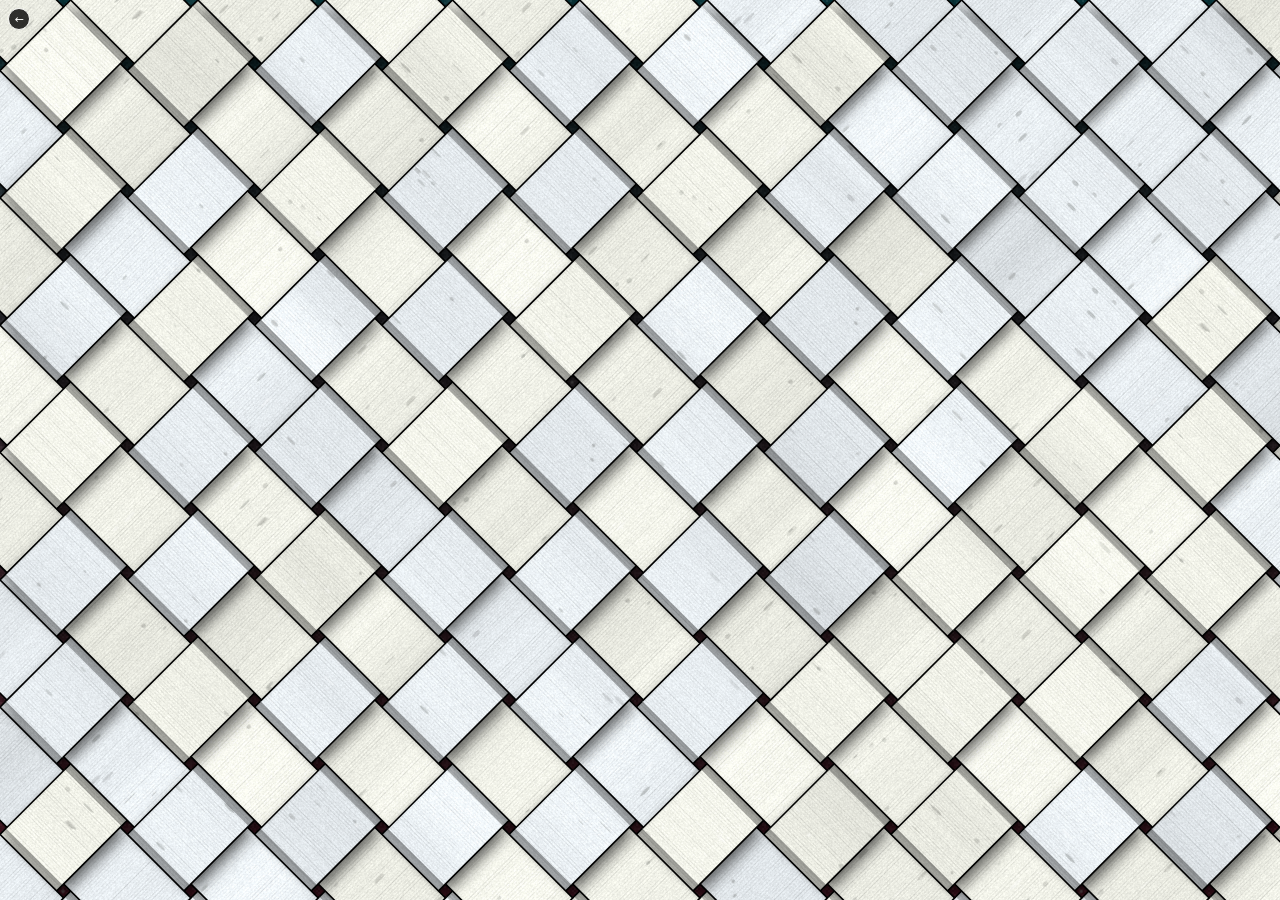
<file: ribbons.html>
<!DOCTYPE html>
<html lang="en">
<head>
<meta charset="utf-8">
<meta name="viewport" content="width=device-width, initial-scale=1">
<title>ribbons</title>
<style>
  html, body {
    margin: 0;
    height: 100%;
    overflow: hidden;
  }
  body { background: #2a2530; }
  #bg {
    position: fixed;
    inset: 0;
    background-image: linear-gradient(180deg, #0a3c42 0%, #5c1a2c 100%);
  }
  /* grey dot grid, rotated 45 degrees; oversized so the rotated square still covers the page */
  #dots {
    position: fixed;
    left: 50%;
    top: 50%;
    width: 150vmax;
    height: 150vmax;
    transform: translate(-50%, -50%) rotate(45deg);
    background-image: radial-gradient(circle, rgba(175, 175, 175, 0.6) 1.3px, transparent 1.9px);
    background-size: 48px 48px;
    background-position: center;
    pointer-events: none;
  }
  canvas {
    position: fixed;
    inset: 0;
    width: 100%;
    height: 100%;
    display: block;
    touch-action: none;
  }
  .back {
    position: fixed;
    top: 8px;
    left: 8px;
    z-index: 2;
    width: 20px;
    height: 20px;
    display: grid;
    place-items: center;
    border-radius: 50%;
    background: #000;
    color: #fff;
    border: 1px solid #fff;
    font: 11px/1 system-ui, -apple-system, "Segoe UI", sans-serif;
    text-decoration: none;
    opacity: 0.8;
    transition: opacity 0.15s;
  }
  .back:hover, .back:focus-visible { opacity: 1; }
  .back:focus-visible { outline: 2px solid #fff; outline-offset: 2px; }
</style>
</head>
<body>
<a class="back" href="index.html" aria-label="Back to index" title="Back to index">&#8592;</a>
<div id="bg" aria-hidden="true"></div>
<div id="dots" aria-hidden="true"></div>
<canvas id="ribbons" aria-hidden="true"></canvas>

<script>
// Static background: gradient with lo-fi grain (the dot grid sits on its own layer above).
(() => {
  const bg = document.getElementById("bg");
  const g = document.createElement("canvas");
  const n = 128, cell = 2;
  g.width = g.height = n * cell;
  const c = g.getContext("2d");
  for (let y = 0; y < n; y++) {
    for (let x = 0; x < n; x++) {
      const light = Math.random() < 0.5;
      c.fillStyle = light
        ? `rgba(255, 255, 255, ${(Math.random() * 0.09).toFixed(3)})`
        : `rgba(0, 0, 0, ${(Math.random() * 0.16).toFixed(3)})`;
      c.fillRect(x * cell, y * cell, cell, cell);
    }
  }
  const grain = `url(${g.toDataURL()})`;
  const set = (grad) => { bg.style.backgroundImage = `${grain}, ${grad}`; };
  set("linear-gradient(180deg, #0a3c42 0%, #5c1a2c 100%)");
  const before = bg.style.backgroundImage;
  set("linear-gradient(in oklab 180deg, #0a3c42 0%, #5c1a2c 100%)");
  if (!bg.style.backgroundImage || bg.style.backgroundImage === "") bg.style.backgroundImage = before;
  bg.style.backgroundSize = "256px 256px, 100% 100%";
})();

(() => {
  "use strict";

  const canvas = document.getElementById("ribbons");
  const ctx = canvas.getContext("2d");

  const mk = () => { const c = document.createElement("canvas"); return [c, c.getContext("2d")]; };
  const [L1, l1] = mk();   // down-left ribbons, later the pieces of them that pass over
  const [L2, l2] = mk();   // down-right ribbons (also the mask for shadows cast onto them)
  const [L3, l3] = mk();   // scratch for masked shadows
  const [C1, c1] = mk();   // cached layers holding every ribbon that is currently whole
  const [C2, c2] = mk();
  const [C3, c3] = mk();
  const [SM, sm] = mk();   // low-res canvas where the big blurs are computed (much cheaper)
  const SH_SCALE = 0.33;

  const SQ = Math.SQRT1_2;
  const PI = Math.PI;

  // Springs for the ribbon ends: quick and springy pulling back, softer sliding home.
  const K_RETRACT = 170, K_EXTEND = 90, ZETA = 0.62, V_MAX = 1600;
  // The fold is deliberately slower so it can be seen curling over and back.
  const FOLD_TIME = 0.8;   // seconds to fold, and to unfold
  const CURL = 0.45;        // share of the folding end that bends; the rest stays straight
  const CURL_STEPS = 10;
  const RIBBON_COLOURS = [[252, 253, 243], [243, 249, 253]];   // #fcfdf3, #f3f9fd

  // Shadows (css px)
  const SH_BLUR = 14, SH_X = 3, SH_Y = 6, SH_COLOR = "rgba(0, 0, 0, 0.6)";
  const FLAP_SH = [0.16, 0.3];   // how far a raised flap's shadow travels per px of height
  const LINE = 1.6;

  // Light for shading the folding flaps (towards the light: up-left and above)
  const LIGHT = (() => { const v = [-0.3, -0.55, 1], m = Math.hypot(...v); return v.map((n) => n / m); })();

  const TEX_LEN = 640, TEX_VARIANTS = 6;

  let W = 0, H = 0, dpr = 1;
  let S, HW, R, F;
  let A = [], B = [];
  let textures = [], pats1 = [], pats2 = [], patsC1 = [], patsC2 = [], patsC3 = [];
  const rejoined = [];   // ribbons that became whole since the last frame

  const pointer = { x: 0, y: 0, active: false };
  let running = false, last = 0;

  const toX = (al, be) => (al - be) * SQ;
  const toY = (al, be) => (al + be) * SQ;

  // kind "A" runs along alpha (down-right); kind "B" runs along beta (down-left)
  const px = (kind, along, across) => kind === "A" ? toX(along, across) : toX(across, along);
  const py = (kind, along, across) => kind === "A" ? toY(along, across) : toY(across, along);
  const DIR = { A: [SQ, SQ], B: [-SQ, SQ] };

  // ---------- texture ----------

  function rand(seed) {
    let t = seed >>> 0;
    return () => {
      t += 0x6d2b79f5;
      let r = Math.imul(t ^ (t >>> 15), 1 | t);
      r ^= r + Math.imul(r ^ (r >>> 7), 61 | r);
      return ((r ^ (r >>> 14)) >>> 0) / 4294967296;
    };
  }

  // A grosgrain-like ribbon: fine cross ribs, soft mottling and a few slubs.
  // It tiles along the ribbon, and its marks are what show the ribbon sliding.
  function makeTexture(seed, RIBBON) {
    const rnd = rand(seed);
    const w = Math.round(TEX_LEN * dpr), h = Math.max(2, Math.round(2 * HW * dpr));
    const c = document.createElement("canvas");
    c.width = w; c.height = h;
    const g = c.getContext("2d");
    const img = g.createImageData(w, h), d = img.data;

    const harm = [];
    for (let k = 1; k <= 9; k++) harm.push([k, rnd() * PI * 2, (0.6 + rnd() * 0.8) / k]);
    const ribs = Math.round(TEX_LEN / 2.8);
    const ribJit = new Float32Array(ribs).map(() => 0.5 + rnd());
    const flecks = [];
    for (let n = 0; n < 22; n++) {
      flecks.push({
        x: rnd() * TEX_LEN, y: rnd() * 2 * HW,
        len: 3 + rnd() * 14, wid: 0.6 + rnd() * 1.6, dark: 0.12 + rnd() * 0.14,
        light: rnd() < 0.35
      });
    }

    const along = new Float32Array(w);
    for (let x = 0; x < w; x++) {
      const u = x / dpr;
      let m = 0;
      for (const [k, ph, a] of harm) m += a * Math.sin((2 * PI * k * u) / TEX_LEN + ph);
      const rp = (u / TEX_LEN) * ribs, ri = Math.floor(rp) % ribs;
      const rib = Math.pow(0.5 + 0.5 * Math.cos(2 * PI * rp), 3) * ribJit[ri];
      along[x] = 0.025 * m - 0.075 * rib - 0.03;
    }

    for (let y = 0; y < h; y++) {
      const v = y / dpr;
      const edge = Math.min(v, 2 * HW - v);
      const edgeShade = edge < 3 ? (3 - edge) * 0.02 : 0;
      for (let x = 0; x < w; x++) {
        const f = 1 + along[x] - edgeShade + (rnd() - 0.5) * 0.09;
        const i = (y * w + x) * 4;
        d[i] = Math.min(255, RIBBON[0] * f); d[i + 1] = Math.min(255, RIBBON[1] * f); d[i + 2] = Math.min(255, RIBBON[2] * f); d[i + 3] = 255;
      }
    }
    g.putImageData(img, 0, 0);

    // slubs: small elongated marks running across the ribbon, wrapped so the tile repeats
    g.setTransform(dpr, 0, 0, dpr, 0, 0);
    for (const fl of flecks) {
      for (const dx of [-TEX_LEN, 0, TEX_LEN]) {
        g.fillStyle = fl.light
          ? `rgba(255, 255, 255, ${fl.dark * 1.4})`
          : `rgba(70, 72, 68, ${fl.dark})`;
        g.beginPath();
        g.ellipse(fl.x + dx, fl.y, fl.wid, fl.len / 2, 0, 0, PI * 2);
        g.fill();
      }
    }
    return c;
  }

  function buildTextures() {
    textures = [];
    for (let n = 0; n < TEX_VARIANTS; n++) textures.push(makeTexture(1234 + n * 7919, RIBBON_COLOURS[n % RIBBON_COLOURS.length]));
    pats1 = textures.map((t) => l1.createPattern(t, "repeat"));
    pats2 = textures.map((t) => l2.createPattern(t, "repeat"));
    patsC1 = textures.map((t) => c1.createPattern(t, "repeat"));
    patsC2 = textures.map((t) => c2.createPattern(t, "repeat"));
    patsC3 = textures.map((t) => c3.createPattern(t, "repeat"));
  }

  // Map texture space (q along, v across, in texture pixels) onto the page.
  // along = sAlong * q + oAlong, across = v + across0
  function setPat(kind, pat, sAlong, oAlong, across0) {
    const k = 1 / dpr;
    let m;
    if (kind === "A") {
      m = [SQ * sAlong * k, SQ * sAlong * k, -SQ * k, SQ * k, SQ * (oAlong - across0), SQ * (oAlong + across0)];
    } else {
      m = [-SQ * sAlong * k, SQ * sAlong * k, SQ * k, SQ * k, SQ * (across0 - oAlong), SQ * (across0 + oAlong)];
    }
    pat.setTransform(new DOMMatrix(m));
  }

  // ---------- setup ----------

  function strand(kind, i, from, to, rnd) {
    return {
      kind, i, from, to,
      open: false, lo: 0, hi: 0, vlo: 0, vhi: 0, th: 0, fp: 0, m0: 0,
      tex: -rnd() * TEX_LEN,
      tv: Math.floor(rnd() * TEX_VARIANTS)
    };
  }

  function build() {
    dpr = Math.min(window.devicePixelRatio || 1, 2);
    W = window.innerWidth;
    H = window.innerHeight;
    for (const c of [canvas, L1, L2, L3, C1, C2, C3]) {
      c.width = Math.round(W * dpr);
      c.height = Math.round(H * dpr);
    }
    SM.width = Math.max(1, Math.round(W * dpr * SH_SCALE));
    SM.height = Math.max(1, Math.round(H * dpr * SH_SCALE));
    S = Math.max(46, Math.min(92, Math.min(W, H) / 10));
    HW = S * 0.445;
    R = S * 0.8;
    F = S * 0.5;       // length of the end that folds over

    buildTextures();

    const rnd = rand(42);
    const pad = S * 3;
    const aMin = -pad, aMax = (W + H) * SQ + pad;
    const bMin = -W * SQ - pad, bMax = H * SQ + pad;
    A = [];
    for (let i = Math.floor(bMin / S); i <= Math.ceil(bMax / S); i++) A.push(strand("A", i, aMin, aMax, rnd));
    B = [];
    for (let j = Math.floor(aMin / S); j <= Math.ceil(aMax / S); j++) B.push(strand("B", j, bMin, bMax, rnd));
    rejoined.length = 0;
    cacheAll();
  }

  // ---------- motion ----------

  function springHead(x, v, t, retracting, dt) {
    const K = retracting ? K_RETRACT : K_EXTEND;
    const D = 2 * ZETA * Math.sqrt(K);
    v += (K * (t - x) - D * v) * dt;
    if (v > V_MAX) v = V_MAX; else if (v < -V_MAX) v = -V_MAX;
    return [x + v * dt, v];
  }

  const smooth = (t) => (t <= 0 ? 0 : t >= 1 ? 1 : t * t * (3 - 2 * t));

  // Each ribbon can part into two ends that slide along the ribbon and fold over.
  // lo / hi are where the ends would be if laid flat; the crease sits F behind them.
  function update(set, cPerp, cAlong, dt) {
    let busy = false;
    for (const s of set) {
      let has = false, tLo = 0, tHi = 0, thT = 0, fT = 1;
      if (pointer.active) {
        const dm = Math.max(0, Math.abs(s.i * S - cPerp) - HW);
        if (dm < R) {
          const h = Math.sqrt(R * R - dm * dm) + 2;
          const tuck = F - (F * CURL) / PI;   // how far a fully folded end sits back
          tLo = cAlong - h + tuck; tHi = cAlong + h - tuck;
          if (tLo > tHi) tLo = tHi = (tLo + tHi) / 2;
          has = true; thT = PI;
        }
      }
      if (has) {
        if (!s.open) {
          s.open = true; s.lo = s.hi = s.m0 = cAlong;
          s.vlo = s.vhi = 0; s.th = 0; s.fp = 0;
        }
      } else {
        if (!s.open) continue;
        // unfold, and let the ends slide home only as fast as they uncurl
        const mid = (s.lo + s.hi) / 2, room = (F - (F * CURL) / PI) * (s.th / PI);
        tLo = mid - room; tHi = mid + room;
        thT = 0;
        fT = 0;
      }

      [s.lo, s.vlo] = springHead(s.lo, s.vlo, tLo, tLo < s.lo, dt);
      [s.hi, s.vhi] = springHead(s.hi, s.vhi, tHi, tHi > s.hi, dt);
      if (s.lo > s.hi) {
        const m = (s.lo + s.hi) / 2, v = (s.vlo + s.vhi) / 2;
        s.lo = s.hi = m; s.vlo = s.vhi = v;
      }

      // fold progress runs at a fixed rate, eased, so each fold / unfold takes FOLD_TIME
      const stepF = dt / FOLD_TIME;
      s.fp = fT > s.fp ? Math.min(fT, s.fp + stepF) : Math.max(fT, s.fp - stepF);
      s.th = PI * smooth(s.fp);

      if (!has && s.hi - s.lo < 0.5 && s.fp <= 0) {
        s.tex += (s.lo + s.hi) / 2 - s.m0;   // the ribbon is whole again
        s.open = false;
        rejoined.push(s);
        continue;
      }
      if (Math.abs(s.lo - tLo) > 0.05 || Math.abs(s.hi - tHi) > 0.05 ||
          Math.abs(s.vlo) > 0.5 || Math.abs(s.vhi) > 0.5 ||
          s.fp !== fT || !has) busy = true;
    }
    return busy;
  }

  // ---------- geometry ----------

  function rectK(p, kind, al0, al1, ac0, ac1) {
    p.moveTo(px(kind, al0, ac0), py(kind, al0, ac0));
    p.lineTo(px(kind, al1, ac0), py(kind, al1, ac0));
    p.lineTo(px(kind, al1, ac1), py(kind, al1, ac1));
    p.lineTo(px(kind, al0, ac1), py(kind, al0, ac1));
    p.closePath();
  }
  function segK(p, kind, al0, ac0, al1, ac1) {
    p.moveTo(px(kind, al0, ac0), py(kind, al0, ac0));
    p.lineTo(px(kind, al1, ac1), py(kind, al1, ac1));
  }

  // Flat stretches of a ribbon, each with the texture offset that moves with it.
  function pieces(s) {
    if (!s.open) return [{ a: s.from, b: s.to, shift: s.tex }];
    const out = [];
    const cLo = s.lo - F, cHi = s.hi + F;
    if (cLo > s.from) out.push({ a: s.from, b: cLo, shift: s.tex + s.lo - s.m0 });
    if (cHi < s.to) out.push({ a: cHi, b: s.to, shift: s.tex + s.hi - s.m0 });
    return out;
  }
  function flapsOf(s) {
    return [
      { s, c: s.lo - F, dir: 1, shift: s.tex + s.lo - s.m0 },
      { s, c: s.hi + F, dir: -1, shift: s.tex + s.hi - s.m0 }
    ];
  }

  // ---------- drawing ----------

  function begin(c) {
    c.setTransform(1, 0, 0, 1, 0, 0);
    c.globalCompositeOperation = "source-over";
    c.globalAlpha = 1;
    c.clearRect(0, 0, c.canvas.width, c.canvas.height);
    prep(c);
  }
  function prep(c) {
    c.globalCompositeOperation = "source-over";
    c.globalAlpha = 1;
    c.setTransform(dpr, 0, 0, dpr, 0, 0);
    c.strokeStyle = "#000";
    c.lineWidth = LINE;
    c.lineJoin = "miter";
  }

  function shadowOff(c) {
    c.shadowColor = "transparent";
    c.shadowBlur = 0; c.shadowOffsetX = 0; c.shadowOffsetY = 0;
  }

  // Draw only the blurred shadow of a path (the shape itself lands off-canvas).
  function softShadow(c, path, color, blur) {
    const big = c.canvas.width + 400;
    c.save();
    c.shadowColor = color;
    c.shadowBlur = blur * dpr;
    c.shadowOffsetX = big;
    c.shadowOffsetY = 0;
    c.translate(-big / dpr, 0);
    c.fillStyle = "#000";
    c.fill(path);
    c.restore();
  }

  function onScreen(kind, along, across, margin) {
    const x = px(kind, along, across), y = py(kind, along, across);
    return x > -margin && x < W + margin && y > -margin && y < H + margin;
  }

  // Shape of a folding end: it bends through angle th over its first part, then runs straight.
  // Returns samples along the flap: t (distance along material), x (along the page), z (height), phi.
  function curl(th) {
    const bend = F * CURL, pts = [];
    const r = th > 1e-4 ? bend / th : 0;
    for (let k = 0; k <= CURL_STEPS; k++) {
      const t = (bend * k) / CURL_STEPS;
      if (th <= 1e-4) pts.push([t, t, 0, 0]);
      else {
        const ph = (th * t) / bend;
        pts.push([t, r * Math.sin(ph), r * (1 - Math.cos(ph)), ph]);
      }
    }
    const [, xb, zb] = pts[pts.length - 1], rest = F - bend;
    pts.push([F, xb + rest * Math.cos(th), zb + rest * Math.sin(th), th]);
    return pts;
  }

  function drawFlaps(c, kind, flaps, pats) {
    if (!flaps.length) return;
    const [dx, dy] = DIR[kind];
    const shapes = new Map();
    const shapeOf = (th) => {
      const key = th.toFixed(4);
      if (!shapes.has(key)) shapes.set(key, curl(th));
      return shapes.get(key);
    };

    // shadows of the ends as they lift and curl over
    const sh = new Path2D();
    for (const f of flaps) {
      const th = f.s.th;
      if (th < 0.02) continue;
      const pts = shapeOf(th);
      const ac0 = f.s.i * S - HW, ac1 = f.s.i * S + HW;
      const lift = th / PI;
      for (let k = 0; k < pts.length - 1; k++) {
        const [, x0, z0] = pts[k], [, x1, z1] = pts[k + 1];
        const a0 = f.c + f.dir * x0, a1 = f.c + f.dir * x1;
        const o0x = FLAP_SH[0] * z0 + 1.5 * lift, o0y = FLAP_SH[1] * z0 + 3 * lift;
        const o1x = FLAP_SH[0] * z1 + 1.5 * lift, o1y = FLAP_SH[1] * z1 + 3 * lift;
        sh.moveTo(px(kind, a0, ac0) + o0x, py(kind, a0, ac0) + o0y);
        sh.lineTo(px(kind, a0, ac1) + o0x, py(kind, a0, ac1) + o0y);
        sh.lineTo(px(kind, a1, ac1) + o1x, py(kind, a1, ac1) + o1y);
        sh.lineTo(px(kind, a1, ac0) + o1x, py(kind, a1, ac0) + o1y);
        sh.closePath();
      }
    }
    softShadow(c, sh, "rgba(0, 0, 0, 0.4)", 6);

    for (const f of flaps) {
      const s = f.s, th = s.th;
      const ac0 = s.i * S - HW, ac1 = s.i * S + HW;
      const pts = shapeOf(th);
      const pat = pats[s.tv];
      const qc = f.c - f.shift;          // texture coordinate at the crease
      const ddx = dx * f.dir, ddy = dy * f.dir;
      const edges = new Path2D();

      // strips from the crease to the tip; later strips are higher, so they're drawn on top
      for (let k = 0; k < pts.length - 1; k++) {
        const [t0, x0, , p0] = pts[k], [t1, x1, , p1] = pts[k + 1];
        const span = x1 - x0;
        if (Math.abs(span) < 0.05) continue;
        const sc = span / (t1 - t0);
        const grow = 0.35 * Math.sign(span);            // tiny overlap hides seams between strips
        const a0 = f.c + f.dir * (x0 - grow * (k > 0 ? 1 : 0)), a1 = f.c + f.dir * (x1 + grow);
        const strip = new Path2D();
        rectK(strip, kind, Math.min(a0, a1), Math.max(a0, a1), ac0, ac1);
        setPat(kind, pat, sc, f.c + f.dir * (x0 - sc * t0) - sc * qc, ac0);
        c.fillStyle = pat;
        c.fill(strip);

        const ph = (p0 + p1) / 2, sn = Math.sin(ph), cs = Math.cos(ph);
        const n = ph < PI / 2 ? [-ddx * sn, -ddy * sn, cs] : [ddx * sn, ddy * sn, -cs];
        const bright = (n[0] * LIGHT[0] + n[1] * LIGHT[1] + n[2] * LIGHT[2]) / LIGHT[2];
        if (bright < 0.995) {
          c.fillStyle = `rgba(10, 20, 35, ${Math.min(0.55, (1 - bright) * 0.5)})`;
          c.fill(strip);
        } else if (bright > 1.005) {
          c.fillStyle = `rgba(255, 255, 255, ${Math.min(0.35, (bright - 1) * 0.7)})`;
          c.fill(strip);
        }
        segK(edges, kind, f.c + f.dir * x0, ac0, f.c + f.dir * x1, ac0);
        segK(edges, kind, f.c + f.dir * x0, ac1, f.c + f.dir * x1, ac1);
      }
      c.stroke(edges);

      // tip edge, and the outline where the curl turns over
      const tipX = f.c + f.dir * pts[pts.length - 1][1];
      const tipE = new Path2D();
      segK(tipE, kind, tipX, ac0, tipX, ac1);
      c.globalAlpha = Math.min(1, (s.hi - s.lo) / 3 + th * 2);
      c.stroke(tipE);
      if (th > PI / 2) {
        const turn = f.c + f.dir * ((F * CURL) / th);
        const tu = new Path2D();
        segK(tu, kind, turn, ac0, turn, ac1);
        c.globalAlpha = Math.min(1, (th - PI / 2) * 3);
        c.stroke(tu);
      }
      c.globalAlpha = 1;
    }
  }

  function drawBase(c, set, kind, pats) {
    const edges = new Path2D();
    const flaps = [];
    for (const s of set) {
      const ac0 = s.i * S - HW, ac1 = s.i * S + HW;
      const pat = pats[s.tv];
      for (const p of pieces(s)) {
        const path = new Path2D();
        rectK(path, kind, p.a, p.b, ac0, ac1);
        setPat(kind, pat, 1, p.shift, ac0);
        c.fillStyle = pat;
        c.fill(path);
        segK(edges, kind, p.a, ac0, p.b, ac0);
        segK(edges, kind, p.a, ac1, p.b, ac1);
      }
      if (s.open) flaps.push(...flapsOf(s));
    }
    c.stroke(edges);
    drawFlaps(c, kind, flaps, pats);
  }

  // Blurred drop shadow of a layer, computed at low resolution and scaled up.
  // With a mask, the shadow is only kept where the mask layer has something.
  function dropShadow(src, mask) {
    const big = SM.width + 400, k = dpr * SH_SCALE;
    sm.setTransform(1, 0, 0, 1, 0, 0);
    sm.clearRect(0, 0, SM.width, SM.height);
    sm.shadowColor = SH_COLOR;
    sm.shadowBlur = SH_BLUR * k;
    sm.shadowOffsetX = big + SH_X * k;
    sm.shadowOffsetY = SH_Y * k;
    sm.drawImage(src, -big, 0, SM.width, SM.height);
    shadowOff(sm);

    ctx.setTransform(1, 0, 0, 1, 0, 0);
    shadowOff(ctx);
    ctx.imageSmoothingEnabled = true;
    if (!mask) {
      ctx.drawImage(SM, 0, 0, canvas.width, canvas.height);
      return;
    }
    l3.setTransform(1, 0, 0, 1, 0, 0);
    l3.globalCompositeOperation = "source-over";
    l3.clearRect(0, 0, L3.width, L3.height);
    l3.imageSmoothingEnabled = true;
    l3.drawImage(SM, 0, 0, L3.width, L3.height);
    l3.globalCompositeOperation = "destination-in";
    l3.drawImage(mask, 0, 0);
    l3.globalCompositeOperation = "source-over";
    ctx.drawImage(L3, 0, 0);
  }

  function drawOvers(c, list, pats) {
    const clip = new Path2D(), edges = new Path2D();
    const iFirst = A[0].i, iLast = A[A.length - 1].i;
    const flaps = [];
    for (const s of list) {
      const j = s.i, a0 = j * S - HW, a1 = j * S + HW;
      const pat = pats[s.tv];
      const ps = pieces(s);
      for (let i = iFirst; i <= iLast; i++) {
        if ((((i + j) % 2) + 2) % 2 !== 1) continue;
        if (!onScreen("B", i * S, j * S, S)) continue;
        const c0 = i * S - HW - LINE, c1 = i * S + HW + LINE;
        rectK(clip, "B", c0, c1, a0 - LINE, a1 + LINE);
        for (const p of ps) {
          const u0 = Math.max(p.a, c0), u1 = Math.min(p.b, c1);
          if (u1 - u0 < 0.01) continue;
          const r = new Path2D();
          rectK(r, "B", u0, u1, a0, a1);
          setPat("B", pat, 1, p.shift, a0);
          c.fillStyle = pat;
          c.fill(r);
          segK(edges, "B", u0, a0, u1, a0);
          segK(edges, "B", u0, a1, u1, a1);
        }
      }
      if (s.open) flaps.push(...flapsOf(s));
    }
    c.stroke(edges);
    if (flaps.length) {
      // folds that sit over a crossing stay on top there
      c.save();
      c.clip(clip);
      drawFlaps(c, "B", flaps, pats);
      c.restore();
    }
  }

  // Remove ribbons' strips from a layer so they can be redrawn in their new state.
  function erase(c, list) {
    if (!list.length) return;
    const p = new Path2D();
    for (const s of list) {
      const m = LINE * 1.5;
      rectK(p, s.kind, s.from, s.to, s.i * S - HW - m, s.i * S + HW + m);
    }
    prep(c);
    c.globalCompositeOperation = "destination-out";
    c.fillStyle = "#000";
    c.fill(p);
    c.globalCompositeOperation = "source-over";
  }

  function cacheAll() {
    begin(c1); drawBase(c1, B, "B", patsC1);
    begin(c2); drawBase(c2, A, "A", patsC2);
    begin(c3); drawOvers(c3, B, patsC3);
  }

  function recache() {
    if (!rejoined.length) return;
    const ra = rejoined.filter((s) => s.kind === "A");
    const rb = rejoined.filter((s) => s.kind === "B");
    rejoined.length = 0;
    if (rb.length) {
      erase(c1, rb); prep(c1); drawBase(c1, rb, "B", patsC1);
      erase(c3, rb); prep(c3); drawOvers(c3, rb, patsC3);
    }
    if (ra.length) {
      erase(c2, ra); prep(c2); drawBase(c2, ra, "A", patsC2);
    }
  }

  // A working layer = cached whole ribbons, minus the ones in motion, plus those drawn live.
  function layerFrom(l, cache, live) {
    begin(l);
    l.setTransform(1, 0, 0, 1, 0, 0);
    l.drawImage(cache, 0, 0);
    erase(l, live);
    prep(l);
  }

  function render() {
    recache();
    const openA = A.filter((s) => s.open), openB = B.filter((s) => s.open);

    ctx.setTransform(1, 0, 0, 1, 0, 0);
    ctx.clearRect(0, 0, canvas.width, canvas.height);

    // 1. down-left ribbons
    layerFrom(l1, C1, openB);
    drawBase(l1, openB, "B", pats1);
    dropShadow(L1, null); ctx.drawImage(L1, 0, 0);

    // 2. down-right ribbons on top; their shadow comes from where they are right now
    layerFrom(l2, C2, openA);
    drawBase(l2, openA, "A", pats2);
    dropShadow(L2, null); ctx.drawImage(L2, 0, 0);

    // 3. down-left pieces passing over down-right ribbons at alternate crossings
    layerFrom(l1, C3, openB);
    drawOvers(l1, openB, pats1);

    // their shadow is kept only where a down-right ribbon lies beneath
    dropShadow(L1, L2);
    ctx.drawImage(L1, 0, 0);
  }

  // ---------- loop ----------

  function frame(now) {
    const dt = Math.min(0.033, last ? (now - last) / 1000 : 1 / 60);
    last = now;
    const ca = (pointer.x + pointer.y) * SQ;
    const cb = (pointer.y - pointer.x) * SQ;
    let busy = false;
    for (let sub = 0; sub < 2; sub++) {
      const a = update(A, cb, ca, dt / 2);
      const b = update(B, ca, cb, dt / 2);
      busy = a || b;
    }
    render();
    if (!busy) { running = false; last = 0; return; }
    requestAnimationFrame(frame);
  }

  function wake() {
    if (!running) { running = true; last = 0; requestAnimationFrame(frame); }
  }
  function move(ev) {
    pointer.x = ev.clientX; pointer.y = ev.clientY; pointer.active = true; wake();
  }
  function leave() { pointer.active = false; wake(); }

  window.addEventListener("pointermove", move, { passive: true });
  window.addEventListener("pointerdown", move, { passive: true });
  window.addEventListener("pointerup", (e) => { if (e.pointerType !== "mouse") leave(); });
  window.addEventListener("pointercancel", leave);
  document.documentElement.addEventListener("mouseleave", leave);
  window.addEventListener("blur", leave);

  let resizeTimer = 0;
  window.addEventListener("resize", () => {
    clearTimeout(resizeTimer);
    resizeTimer = setTimeout(() => { build(); render(); }, 80);
  });

  build();
  render();
})();
</script>
</body>
</html>
</file>
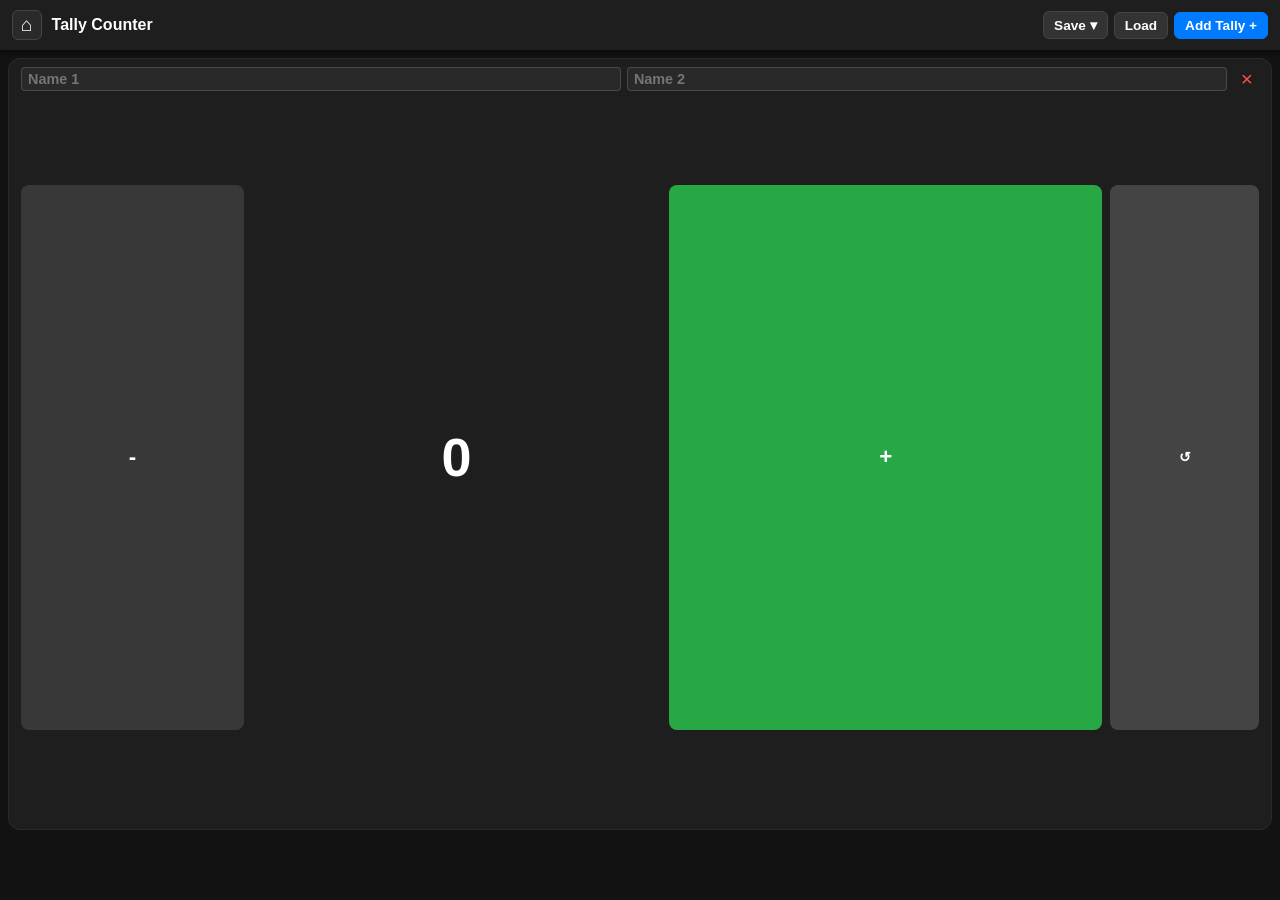
<file: tally.html>
<!DOCTYPE html>
<html lang="en">
<head>
  <meta charset="UTF-8">
  <meta name="viewport" content="width=device-width, initial-scale=1.0, user-scalable=no, viewport-fit=cover">
  <title>Tally Counter</title>
  <style>
    * {
      box-sizing: border-box;
      margin: 0;
      padding: 0;
      user-select: none;
    }

    body {
      display: flex;
      flex-direction: column;
      height: 100vh;
      width: 100vw;
      background-color: #121212;
      color: #ffffff;
      font-family: -apple-system, BlinkMacSystemFont, 'Segoe UI', Roboto, sans-serif;
      overflow: hidden;
    }

    /* Fixed Header with Action Buttons */
    header {
      display: flex;
      justify-content: space-between;
      align-items: center;
      padding: 10px 12px;
      background-color: #1e1e1e;
      box-shadow: 0 2px 5px rgba(0,0,0,0.5);
      z-index: 10;
      height: 50px;
      flex-shrink: 0;
    }

    .header-title-container {
      display: flex;
      align-items: center;
      gap: 10px;
    }

    .btn-home {
      color: #ffffff;
      text-decoration: none;
      font-size: 1.2rem;
      line-height: 1;
      padding: 4px 8px;
      background-color: #2a2a2a;
      border: 1px solid #444;
      border-radius: 6px;
      display: flex;
      align-items: center;
      justify-content: center;
    }

    .btn-home:active {
      background-color: #007bff;
      border-color: #007bff;
    }

    header h1 {
      font-size: 1rem;
      font-weight: 600;
    }

    .header-actions {
      display: flex;
      gap: 6px;
      align-items: center;
    }

    .btn-action {
      background-color: #333;
      color: #fff;
      border: 1px solid #444;
      padding: 5px 10px;
      border-radius: 6px;
      font-size: 0.85rem;
      font-weight: bold;
      cursor: pointer;
    }

    .btn-add {
      background-color: #007bff;
      border-color: #007bff;
    }

    /* Save Dropdown Menu Styling */
    .dropdown {
      position: relative;
      display: inline-block;
    }

    .dropdown-content {
      display: none;
      position: absolute;
      right: 0;
      top: 110%;
      background-color: #252525;
      min-width: 120px;
      box-shadow: 0px 4px 10px rgba(0,0,0,0.5);
      border-radius: 6px;
      border: 1px solid #3d3d3d;
      z-index: 20;
    }

    .dropdown-content button {
      color: #ffffff;
      padding: 10px 12px;
      text-decoration: none;
      display: block;
      width: 100%;
      text-align: left;
      background: none;
      border: none;
      font-size: 0.85rem;
      font-weight: 500;
      cursor: pointer;
    }

    .dropdown-content button:not(:last-child) {
      border-bottom: 1px solid #333;
    }

    .dropdown-content button:active {
      background-color: #007bff;
    }

    .show {
      display: block;
    }

    /* Hidden file input */
    #file-input {
      display: none;
    }

    /* Scrollable Container with Extra Bottom Clearance */
    #counter-container {
      display: flex;
      flex-direction: column;
      flex: 1;
      gap: 8px;
      padding: 8px 8px calc(70px + env(safe-area-inset-bottom)) 8px;
      overflow-y: auto;
    }

    /* Base Counter Card */
    .counter-card {
      display: flex;
      flex-direction: column;
      flex: 1;
      min-height: 110px;
      border-radius: 12px;
      padding: 8px 12px;
      position: relative;
    }

    /* Alternating Colors */
    .counter-card:nth-child(odd) {
      background-color: #1e1e1e;
      border: 1px solid #2a2a2a;
    }

    .counter-card:nth-child(even) {
      background-color: #282a36;
      border: 1px solid #343746;
    }

    /* Header Row with Dual Inputs */
    .counter-header {
      display: flex;
      justify-content: space-between;
      align-items: center;
      gap: 8px;
      margin-bottom: 2px;
    }

    .counter-inputs {
      display: flex;
      gap: 6px;
      flex: 1;
    }

    .counter-title {
      background: rgba(255, 255, 255, 0.05);
      border: 1px solid rgba(255, 255, 255, 0.15);
      border-radius: 4px;
      color: #ffffff;
      font-size: 0.9rem;
      font-weight: 600;
      padding: 3px 6px;
      width: 50%;
    }

    .counter-title:focus {
      outline: none;
      border-color: #007bff;
      background: rgba(0, 123, 255, 0.1);
    }

    .btn-delete {
      background: none;
      border: none;
      color: #ff4d4d;
      font-size: 1.3rem;
      cursor: pointer;
      line-height: 1;
      padding: 2px 6px;
    }

    /* Body Layout */
    .counter-body {
      display: flex;
      flex: 1;
      align-items: center;
      justify-content: space-between;
      gap: 8px;
    }

    .count-display {
      font-size: clamp(2rem, 6vh, 4.5rem);
      font-weight: bold;
      text-align: center;
      flex: 1;
    }

    .btn-count {
      border: none;
      border-radius: 8px;
      color: white;
      font-size: 1.4rem;
      font-weight: bold;
      height: 75%;
      cursor: pointer;
      display: flex;
      align-items: center;
      justify-content: center;
    }

    .btn-count:active {
      opacity: 0.7;
    }

    .btn-minus {
      background-color: #383838;
      width: 18%;
    }

    .btn-plus {
      background-color: #28a745;
      width: 35%;
    }

    .btn-reset {
      background-color: #444;
      width: 12%;
      font-size: 0.9rem;
    }
  </style>
</head>
<body>

  <header>
    <div class="header-title-container">
      <a href="index.html" class="btn-home" aria-label="Home">&#8962;</a>
      <h1>Tally Counter</h1>
    </div>
    <div class="header-actions">
      <!-- Save Dropdown -->
      <div class="dropdown">
        <button class="btn-action" onclick="toggleSaveMenu(event)">Save &#9662;</button>
        <div id="save-menu" class="dropdown-content">
          <button onclick="exportJSON()">Save as JSON</button>
          <button onclick="exportCSV()">Export to CSV</button>
        </div>
      </div>
      
      <button class="btn-action" onclick="document.getElementById('file-input').click()">Load</button>
      <button class="btn-action btn-add" onclick="addCounter()">Add Tally +</button>
    </div>
  </header>

  <input type="file" id="file-input" accept=".json" onchange="importData(event)" />

  <div id="counter-container"></div>

  <script>
    let counters = JSON.parse(localStorage.getItem('my_tally_counters')) || [
      { id: Date.now(), name1: 'Counter 1', name2: '', count: 0 }
    ];

    function saveCounters() {
      localStorage.setItem('my_tally_counters', JSON.stringify(counters));
    }

    function renderCounters() {
      const container = document.getElementById('counter-container');
      container.innerHTML = '';

      counters.forEach((counter) => {
        const card = document.createElement('div');
        card.className = 'counter-card';
        card.innerHTML = `
          <div class="counter-header">
            <div class="counter-inputs">
              <input type="text" class="counter-title" value="${counter.name1 || ''}" placeholder="Name 1" onchange="updateName(${counter.id}, 'name1', this.value)" />
              <input type="text" class="counter-title" value="${counter.name2 || ''}" placeholder="Name 2" onchange="updateName(${counter.id}, 'name2', this.value)" />
            </div>
            <button class="btn-delete" onclick="deleteCounter(${counter.id})">&times;</button>
          </div>
          <div class="counter-body">
            <button class="btn-count btn-minus" onclick="changeCount(${counter.id}, -1)">-</button>
            <div class="count-display">${counter.count}</div>
            <button class="btn-count btn-plus" onclick="changeCount(${counter.id}, 1)">+</button>
            <button class="btn-count btn-reset" onclick="resetCount(${counter.id})">&#8634;</button>
          </div>
        `;
        container.appendChild(card);
      });

      saveCounters();
    }

    function addCounter() {
      counters.push({
        id: Date.now(),
        name1: `Counter ${counters.length + 1}`,
        name2: '',
        count: 0
      });
      renderCounters();
    }

    function changeCount(id, delta) {
      const counter = counters.find(c => c.id === id);
      if (counter) {
        counter.count += delta;
        renderCounters();
      }
    }

    function resetCount(id) {
      const counter = counters.find(c => c.id === id);
      if (counter) {
        counter.count = 0;
        renderCounters();
      }
    }

    function updateName(id, field, newName) {
      const counter = counters.find(c => c.id === id);
      if (counter) {
        counter[field] = newName;
        saveCounters();
      }
    }

    function deleteCounter(id) {
      if (counters.length === 1) return;
      counters = counters.filter(c => c.id !== id);
      renderCounters();
    }

    /* Toggle Dropdown Menu */
    function toggleSaveMenu(event) {
      event.stopPropagation();
      document.getElementById("save-menu").classList.toggle("show");
    }

    /* Close Dropdown when clicking outside */
    window.onclick = function(event) {
      if (!event.target.matches('.btn-action')) {
        const dropdowns = document.getElementsByClassName("dropdown-content");
        for (let i = 0; i < dropdowns.length; i++) {
          let openDropdown = dropdowns[i];
          if (openDropdown.classList.contains('show')) {
            openDropdown.classList.remove('show');
          }
        }
      }
    }

    /* Export JSON (Backup) */
    function exportJSON() {
      const dataStr = "data:text/json;charset=utf-8," + encodeURIComponent(JSON.stringify(counters, null, 2));
      downloadFile(dataStr, `tally_counters_${getDateString()}.json`);
    }

    /* Export CSV (Spreadsheet) */
    function exportCSV() {
      let csvContent = "data:text/csv;charset=utf-8,Counter #,Name 1,Name 2,Count\n";
      
      counters.forEach((c, index) => {
        const name1 = `"${(c.name1 || '').replace(/"/g, '""')}"`;
        const name2 = `"${(c.name2 || '').replace(/"/g, '""')}"`;
        csvContent += `${index + 1},${name1},${name2},${c.count}\n`;
      });

      downloadFile(encodeURI(csvContent), `tally_counters_${getDateString()}.csv`);
    }

    function downloadFile(uri, filename) {
      const downloadAnchor = document.createElement('a');
      downloadAnchor.setAttribute("href", uri);
      downloadAnchor.setAttribute("download", filename);
      document.body.appendChild(downloadAnchor);
      downloadAnchor.click();
      downloadAnchor.remove();
    }

    function getDateString() {
      return new Date().toISOString().slice(0, 10);
    }

    /* Import JSON File */
    function importData(event) {
      const file = event.target.files[0];
      if (!file) return;

      const reader = new FileReader();
      reader.onload = function(e) {
        try {
          const loadedCounters = JSON.parse(e.target.result);
          if (Array.isArray(loadedCounters)) {
            counters = loadedCounters;
            renderCounters();
          } else {
            alert("Invalid file format.");
          }
        } catch (err) {
          alert("Error loading file. Make sure it is a valid backup file.");
        }
      };
      reader.readAsText(file);
      event.target.value = '';
    }

    renderCounters();
  </script>
</body>
</html>
</file>
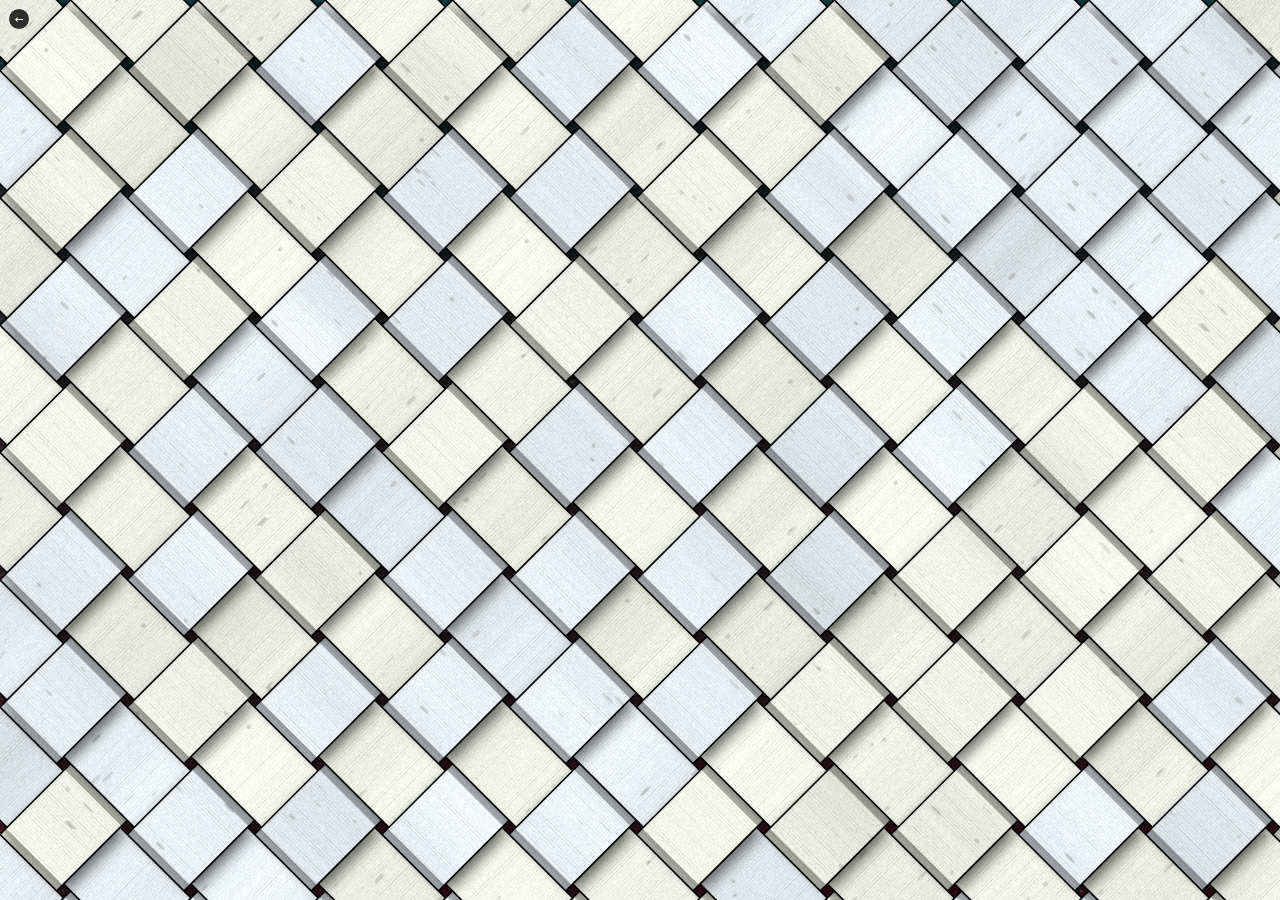
<file: appsfolder/ribbons.html>
<!DOCTYPE html>
<html lang="en">
<head>
<meta charset="utf-8">
<meta name="viewport" content="width=device-width, initial-scale=1">
<title>ribbons</title>
<style>
  html, body {
    margin: 0;
    height: 100%;
    overflow: hidden;
  }
  body { background: #2a2530; }
  #bg {
    position: fixed;
    inset: 0;
    background-image: linear-gradient(180deg, #0a3c42 0%, #5c1a2c 100%);
  }
  /* grey dot grid, rotated 45 degrees; oversized so the rotated square still covers the page */
  #dots {
    position: fixed;
    left: 50%;
    top: 50%;
    width: 150vmax;
    height: 150vmax;
    transform: translate(-50%, -50%) rotate(45deg);
    background-image: radial-gradient(circle, rgba(175, 175, 175, 0.6) 1.3px, transparent 1.9px);
    background-size: 48px 48px;
    background-position: center;
    pointer-events: none;
  }
  canvas {
    position: fixed;
    inset: 0;
    width: 100%;
    height: 100%;
    display: block;
    touch-action: none;
  }
  .back {
    position: fixed;
    top: 8px;
    left: 8px;
    z-index: 2;
    width: 20px;
    height: 20px;
    display: grid;
    place-items: center;
    border-radius: 50%;
    background: #000;
    color: #fff;
    border: 1px solid #fff;
    font: 11px/1 system-ui, -apple-system, "Segoe UI", sans-serif;
    text-decoration: none;
    opacity: 0.8;
    transition: opacity 0.15s;
  }
  .back:hover, .back:focus-visible { opacity: 1; }
  .back:focus-visible { outline: 2px solid #fff; outline-offset: 2px; }
</style>
</head>
<body>
<a class="back" href="../index.html" aria-label="Back to index" title="Back to index">&#8592;</a>
<div id="bg" aria-hidden="true"></div>
<div id="dots" aria-hidden="true"></div>
<canvas id="ribbons" aria-hidden="true"></canvas>

<script>
// Static background: gradient with lo-fi grain (the dot grid sits on its own layer above).
(() => {
  const bg = document.getElementById("bg");
  const g = document.createElement("canvas");
  const n = 128, cell = 2;
  g.width = g.height = n * cell;
  const c = g.getContext("2d");
  for (let y = 0; y < n; y++) {
    for (let x = 0; x < n; x++) {
      const light = Math.random() < 0.5;
      c.fillStyle = light
        ? `rgba(255, 255, 255, ${(Math.random() * 0.09).toFixed(3)})`
        : `rgba(0, 0, 0, ${(Math.random() * 0.16).toFixed(3)})`;
      c.fillRect(x * cell, y * cell, cell, cell);
    }
  }
  const grain = `url(${g.toDataURL()})`;
  const set = (grad) => { bg.style.backgroundImage = `${grain}, ${grad}`; };
  set("linear-gradient(180deg, #0a3c42 0%, #5c1a2c 100%)");
  const before = bg.style.backgroundImage;
  set("linear-gradient(in oklab 180deg, #0a3c42 0%, #5c1a2c 100%)");
  if (!bg.style.backgroundImage || bg.style.backgroundImage === "") bg.style.backgroundImage = before;
  bg.style.backgroundSize = "256px 256px, 100% 100%";
})();

(() => {
  "use strict";

  const canvas = document.getElementById("ribbons");
  const ctx = canvas.getContext("2d");

  const mk = () => { const c = document.createElement("canvas"); return [c, c.getContext("2d")]; };
  const [L1, l1] = mk();   // down-left ribbons, later the pieces of them that pass over
  const [L2, l2] = mk();   // down-right ribbons (also the mask for shadows cast onto them)
  const [L3, l3] = mk();   // scratch for masked shadows
  const [C1, c1] = mk();   // cached layers holding every ribbon that is currently whole
  const [C2, c2] = mk();
  const [C3, c3] = mk();
  const [SM, sm] = mk();   // low-res canvas where the big blurs are computed (much cheaper)
  const SH_SCALE = 0.33;

  const SQ = Math.SQRT1_2;
  const PI = Math.PI;

  // Springs for the ribbon ends: quick and springy pulling back, softer sliding home.
  const K_RETRACT = 170, K_EXTEND = 90, ZETA = 0.62, V_MAX = 1600;
  // The fold is deliberately slower so it can be seen curling over and back.
  const FOLD_TIME = 0.8;   // seconds to fold, and to unfold
  const CURL = 0.45;        // share of the folding end that bends; the rest stays straight
  const CURL_STEPS = 10;
  const RIBBON_COLOURS = [[252, 253, 243], [243, 249, 253]];   // #fcfdf3, #f3f9fd

  // Shadows (css px)
  const SH_BLUR = 14, SH_X = 3, SH_Y = 6, SH_COLOR = "rgba(0, 0, 0, 0.6)";
  const FLAP_SH = [0.16, 0.3];   // how far a raised flap's shadow travels per px of height
  const LINE = 1.6;

  // Light for shading the folding flaps (towards the light: up-left and above)
  const LIGHT = (() => { const v = [-0.3, -0.55, 1], m = Math.hypot(...v); return v.map((n) => n / m); })();

  const TEX_LEN = 640, TEX_VARIANTS = 6;

  let W = 0, H = 0, dpr = 1;
  let S, HW, R, F;
  let A = [], B = [];
  let textures = [], pats1 = [], pats2 = [], patsC1 = [], patsC2 = [], patsC3 = [];
  const rejoined = [];   // ribbons that became whole since the last frame

  const pointer = { x: 0, y: 0, active: false };
  let running = false, last = 0;

  const toX = (al, be) => (al - be) * SQ;
  const toY = (al, be) => (al + be) * SQ;

  // kind "A" runs along alpha (down-right); kind "B" runs along beta (down-left)
  const px = (kind, along, across) => kind === "A" ? toX(along, across) : toX(across, along);
  const py = (kind, along, across) => kind === "A" ? toY(along, across) : toY(across, along);
  const DIR = { A: [SQ, SQ], B: [-SQ, SQ] };

  // ---------- texture ----------

  function rand(seed) {
    let t = seed >>> 0;
    return () => {
      t += 0x6d2b79f5;
      let r = Math.imul(t ^ (t >>> 15), 1 | t);
      r ^= r + Math.imul(r ^ (r >>> 7), 61 | r);
      return ((r ^ (r >>> 14)) >>> 0) / 4294967296;
    };
  }

  // A grosgrain-like ribbon: fine cross ribs, soft mottling and a few slubs.
  // It tiles along the ribbon, and its marks are what show the ribbon sliding.
  function makeTexture(seed, RIBBON) {
    const rnd = rand(seed);
    const w = Math.round(TEX_LEN * dpr), h = Math.max(2, Math.round(2 * HW * dpr));
    const c = document.createElement("canvas");
    c.width = w; c.height = h;
    const g = c.getContext("2d");
    const img = g.createImageData(w, h), d = img.data;

    const harm = [];
    for (let k = 1; k <= 9; k++) harm.push([k, rnd() * PI * 2, (0.6 + rnd() * 0.8) / k]);
    const ribs = Math.round(TEX_LEN / 2.8);
    const ribJit = new Float32Array(ribs).map(() => 0.5 + rnd());
    const flecks = [];
    for (let n = 0; n < 22; n++) {
      flecks.push({
        x: rnd() * TEX_LEN, y: rnd() * 2 * HW,
        len: 3 + rnd() * 14, wid: 0.6 + rnd() * 1.6, dark: 0.12 + rnd() * 0.14,
        light: rnd() < 0.35
      });
    }

    const along = new Float32Array(w);
    for (let x = 0; x < w; x++) {
      const u = x / dpr;
      let m = 0;
      for (const [k, ph, a] of harm) m += a * Math.sin((2 * PI * k * u) / TEX_LEN + ph);
      const rp = (u / TEX_LEN) * ribs, ri = Math.floor(rp) % ribs;
      const rib = Math.pow(0.5 + 0.5 * Math.cos(2 * PI * rp), 3) * ribJit[ri];
      along[x] = 0.025 * m - 0.075 * rib - 0.03;
    }

    for (let y = 0; y < h; y++) {
      const v = y / dpr;
      const edge = Math.min(v, 2 * HW - v);
      const edgeShade = edge < 3 ? (3 - edge) * 0.02 : 0;
      for (let x = 0; x < w; x++) {
        const f = 1 + along[x] - edgeShade + (rnd() - 0.5) * 0.09;
        const i = (y * w + x) * 4;
        d[i] = Math.min(255, RIBBON[0] * f); d[i + 1] = Math.min(255, RIBBON[1] * f); d[i + 2] = Math.min(255, RIBBON[2] * f); d[i + 3] = 255;
      }
    }
    g.putImageData(img, 0, 0);

    // slubs: small elongated marks running across the ribbon, wrapped so the tile repeats
    g.setTransform(dpr, 0, 0, dpr, 0, 0);
    for (const fl of flecks) {
      for (const dx of [-TEX_LEN, 0, TEX_LEN]) {
        g.fillStyle = fl.light
          ? `rgba(255, 255, 255, ${fl.dark * 1.4})`
          : `rgba(70, 72, 68, ${fl.dark})`;
        g.beginPath();
        g.ellipse(fl.x + dx, fl.y, fl.wid, fl.len / 2, 0, 0, PI * 2);
        g.fill();
      }
    }
    return c;
  }

  function buildTextures() {
    textures = [];
    for (let n = 0; n < TEX_VARIANTS; n++) textures.push(makeTexture(1234 + n * 7919, RIBBON_COLOURS[n % RIBBON_COLOURS.length]));
    pats1 = textures.map((t) => l1.createPattern(t, "repeat"));
    pats2 = textures.map((t) => l2.createPattern(t, "repeat"));
    patsC1 = textures.map((t) => c1.createPattern(t, "repeat"));
    patsC2 = textures.map((t) => c2.createPattern(t, "repeat"));
    patsC3 = textures.map((t) => c3.createPattern(t, "repeat"));
  }

  // Map texture space (q along, v across, in texture pixels) onto the page.
  // along = sAlong * q + oAlong, across = v + across0
  function setPat(kind, pat, sAlong, oAlong, across0) {
    const k = 1 / dpr;
    let m;
    if (kind === "A") {
      m = [SQ * sAlong * k, SQ * sAlong * k, -SQ * k, SQ * k, SQ * (oAlong - across0), SQ * (oAlong + across0)];
    } else {
      m = [-SQ * sAlong * k, SQ * sAlong * k, SQ * k, SQ * k, SQ * (across0 - oAlong), SQ * (across0 + oAlong)];
    }
    pat.setTransform(new DOMMatrix(m));
  }

  // ---------- setup ----------

  function strand(kind, i, from, to, rnd) {
    return {
      kind, i, from, to,
      open: false, lo: 0, hi: 0, vlo: 0, vhi: 0, th: 0, fp: 0, m0: 0,
      tex: -rnd() * TEX_LEN,
      tv: Math.floor(rnd() * TEX_VARIANTS)
    };
  }

  function build() {
    dpr = Math.min(window.devicePixelRatio || 1, 2);
    W = window.innerWidth;
    H = window.innerHeight;
    for (const c of [canvas, L1, L2, L3, C1, C2, C3]) {
      c.width = Math.round(W * dpr);
      c.height = Math.round(H * dpr);
    }
    SM.width = Math.max(1, Math.round(W * dpr * SH_SCALE));
    SM.height = Math.max(1, Math.round(H * dpr * SH_SCALE));
    S = Math.max(46, Math.min(92, Math.min(W, H) / 10));
    HW = S * 0.445;
    R = S * 0.8;
    F = S * 0.5;       // length of the end that folds over

    buildTextures();

    const rnd = rand(42);
    const pad = S * 3;
    const aMin = -pad, aMax = (W + H) * SQ + pad;
    const bMin = -W * SQ - pad, bMax = H * SQ + pad;
    A = [];
    for (let i = Math.floor(bMin / S); i <= Math.ceil(bMax / S); i++) A.push(strand("A", i, aMin, aMax, rnd));
    B = [];
    for (let j = Math.floor(aMin / S); j <= Math.ceil(aMax / S); j++) B.push(strand("B", j, bMin, bMax, rnd));
    rejoined.length = 0;
    cacheAll();
  }

  // ---------- motion ----------

  function springHead(x, v, t, retracting, dt) {
    const K = retracting ? K_RETRACT : K_EXTEND;
    const D = 2 * ZETA * Math.sqrt(K);
    v += (K * (t - x) - D * v) * dt;
    if (v > V_MAX) v = V_MAX; else if (v < -V_MAX) v = -V_MAX;
    return [x + v * dt, v];
  }

  const smooth = (t) => (t <= 0 ? 0 : t >= 1 ? 1 : t * t * (3 - 2 * t));

  // Each ribbon can part into two ends that slide along the ribbon and fold over.
  // lo / hi are where the ends would be if laid flat; the crease sits F behind them.
  function update(set, cPerp, cAlong, dt) {
    let busy = false;
    for (const s of set) {
      let has = false, tLo = 0, tHi = 0, thT = 0, fT = 1;
      if (pointer.active) {
        const dm = Math.max(0, Math.abs(s.i * S - cPerp) - HW);
        if (dm < R) {
          const h = Math.sqrt(R * R - dm * dm) + 2;
          const tuck = F - (F * CURL) / PI;   // how far a fully folded end sits back
          tLo = cAlong - h + tuck; tHi = cAlong + h - tuck;
          if (tLo > tHi) tLo = tHi = (tLo + tHi) / 2;
          has = true; thT = PI;
        }
      }
      if (has) {
        if (!s.open) {
          s.open = true; s.lo = s.hi = s.m0 = cAlong;
          s.vlo = s.vhi = 0; s.th = 0; s.fp = 0;
        }
      } else {
        if (!s.open) continue;
        // unfold, and let the ends slide home only as fast as they uncurl
        const mid = (s.lo + s.hi) / 2, room = (F - (F * CURL) / PI) * (s.th / PI);
        tLo = mid - room; tHi = mid + room;
        thT = 0;
        fT = 0;
      }

      [s.lo, s.vlo] = springHead(s.lo, s.vlo, tLo, tLo < s.lo, dt);
      [s.hi, s.vhi] = springHead(s.hi, s.vhi, tHi, tHi > s.hi, dt);
      if (s.lo > s.hi) {
        const m = (s.lo + s.hi) / 2, v = (s.vlo + s.vhi) / 2;
        s.lo = s.hi = m; s.vlo = s.vhi = v;
      }

      // fold progress runs at a fixed rate, eased, so each fold / unfold takes FOLD_TIME
      const stepF = dt / FOLD_TIME;
      s.fp = fT > s.fp ? Math.min(fT, s.fp + stepF) : Math.max(fT, s.fp - stepF);
      s.th = PI * smooth(s.fp);

      if (!has && s.hi - s.lo < 0.5 && s.fp <= 0) {
        s.tex += (s.lo + s.hi) / 2 - s.m0;   // the ribbon is whole again
        s.open = false;
        rejoined.push(s);
        continue;
      }
      if (Math.abs(s.lo - tLo) > 0.05 || Math.abs(s.hi - tHi) > 0.05 ||
          Math.abs(s.vlo) > 0.5 || Math.abs(s.vhi) > 0.5 ||
          s.fp !== fT || !has) busy = true;
    }
    return busy;
  }

  // ---------- geometry ----------

  function rectK(p, kind, al0, al1, ac0, ac1) {
    p.moveTo(px(kind, al0, ac0), py(kind, al0, ac0));
    p.lineTo(px(kind, al1, ac0), py(kind, al1, ac0));
    p.lineTo(px(kind, al1, ac1), py(kind, al1, ac1));
    p.lineTo(px(kind, al0, ac1), py(kind, al0, ac1));
    p.closePath();
  }
  function segK(p, kind, al0, ac0, al1, ac1) {
    p.moveTo(px(kind, al0, ac0), py(kind, al0, ac0));
    p.lineTo(px(kind, al1, ac1), py(kind, al1, ac1));
  }

  // Flat stretches of a ribbon, each with the texture offset that moves with it.
  function pieces(s) {
    if (!s.open) return [{ a: s.from, b: s.to, shift: s.tex }];
    const out = [];
    const cLo = s.lo - F, cHi = s.hi + F;
    if (cLo > s.from) out.push({ a: s.from, b: cLo, shift: s.tex + s.lo - s.m0 });
    if (cHi < s.to) out.push({ a: cHi, b: s.to, shift: s.tex + s.hi - s.m0 });
    return out;
  }
  function flapsOf(s) {
    return [
      { s, c: s.lo - F, dir: 1, shift: s.tex + s.lo - s.m0 },
      { s, c: s.hi + F, dir: -1, shift: s.tex + s.hi - s.m0 }
    ];
  }

  // ---------- drawing ----------

  function begin(c) {
    c.setTransform(1, 0, 0, 1, 0, 0);
    c.globalCompositeOperation = "source-over";
    c.globalAlpha = 1;
    c.clearRect(0, 0, c.canvas.width, c.canvas.height);
    prep(c);
  }
  function prep(c) {
    c.globalCompositeOperation = "source-over";
    c.globalAlpha = 1;
    c.setTransform(dpr, 0, 0, dpr, 0, 0);
    c.strokeStyle = "#000";
    c.lineWidth = LINE;
    c.lineJoin = "miter";
  }

  function shadowOff(c) {
    c.shadowColor = "transparent";
    c.shadowBlur = 0; c.shadowOffsetX = 0; c.shadowOffsetY = 0;
  }

  // Draw only the blurred shadow of a path (the shape itself lands off-canvas).
  function softShadow(c, path, color, blur) {
    const big = c.canvas.width + 400;
    c.save();
    c.shadowColor = color;
    c.shadowBlur = blur * dpr;
    c.shadowOffsetX = big;
    c.shadowOffsetY = 0;
    c.translate(-big / dpr, 0);
    c.fillStyle = "#000";
    c.fill(path);
    c.restore();
  }

  function onScreen(kind, along, across, margin) {
    const x = px(kind, along, across), y = py(kind, along, across);
    return x > -margin && x < W + margin && y > -margin && y < H + margin;
  }

  // Shape of a folding end: it bends through angle th over its first part, then runs straight.
  // Returns samples along the flap: t (distance along material), x (along the page), z (height), phi.
  function curl(th) {
    const bend = F * CURL, pts = [];
    const r = th > 1e-4 ? bend / th : 0;
    for (let k = 0; k <= CURL_STEPS; k++) {
      const t = (bend * k) / CURL_STEPS;
      if (th <= 1e-4) pts.push([t, t, 0, 0]);
      else {
        const ph = (th * t) / bend;
        pts.push([t, r * Math.sin(ph), r * (1 - Math.cos(ph)), ph]);
      }
    }
    const [, xb, zb] = pts[pts.length - 1], rest = F - bend;
    pts.push([F, xb + rest * Math.cos(th), zb + rest * Math.sin(th), th]);
    return pts;
  }

  function drawFlaps(c, kind, flaps, pats) {
    if (!flaps.length) return;
    const [dx, dy] = DIR[kind];
    const shapes = new Map();
    const shapeOf = (th) => {
      const key = th.toFixed(4);
      if (!shapes.has(key)) shapes.set(key, curl(th));
      return shapes.get(key);
    };

    // shadows of the ends as they lift and curl over
    const sh = new Path2D();
    for (const f of flaps) {
      const th = f.s.th;
      if (th < 0.02) continue;
      const pts = shapeOf(th);
      const ac0 = f.s.i * S - HW, ac1 = f.s.i * S + HW;
      const lift = th / PI;
      for (let k = 0; k < pts.length - 1; k++) {
        const [, x0, z0] = pts[k], [, x1, z1] = pts[k + 1];
        const a0 = f.c + f.dir * x0, a1 = f.c + f.dir * x1;
        const o0x = FLAP_SH[0] * z0 + 1.5 * lift, o0y = FLAP_SH[1] * z0 + 3 * lift;
        const o1x = FLAP_SH[0] * z1 + 1.5 * lift, o1y = FLAP_SH[1] * z1 + 3 * lift;
        sh.moveTo(px(kind, a0, ac0) + o0x, py(kind, a0, ac0) + o0y);
        sh.lineTo(px(kind, a0, ac1) + o0x, py(kind, a0, ac1) + o0y);
        sh.lineTo(px(kind, a1, ac1) + o1x, py(kind, a1, ac1) + o1y);
        sh.lineTo(px(kind, a1, ac0) + o1x, py(kind, a1, ac0) + o1y);
        sh.closePath();
      }
    }
    softShadow(c, sh, "rgba(0, 0, 0, 0.4)", 6);

    for (const f of flaps) {
      const s = f.s, th = s.th;
      const ac0 = s.i * S - HW, ac1 = s.i * S + HW;
      const pts = shapeOf(th);
      const pat = pats[s.tv];
      const qc = f.c - f.shift;          // texture coordinate at the crease
      const ddx = dx * f.dir, ddy = dy * f.dir;
      const edges = new Path2D();

      // strips from the crease to the tip; later strips are higher, so they're drawn on top
      for (let k = 0; k < pts.length - 1; k++) {
        const [t0, x0, , p0] = pts[k], [t1, x1, , p1] = pts[k + 1];
        const span = x1 - x0;
        if (Math.abs(span) < 0.05) continue;
        const sc = span / (t1 - t0);
        const grow = 0.35 * Math.sign(span);            // tiny overlap hides seams between strips
        const a0 = f.c + f.dir * (x0 - grow * (k > 0 ? 1 : 0)), a1 = f.c + f.dir * (x1 + grow);
        const strip = new Path2D();
        rectK(strip, kind, Math.min(a0, a1), Math.max(a0, a1), ac0, ac1);
        setPat(kind, pat, sc, f.c + f.dir * (x0 - sc * t0) - sc * qc, ac0);
        c.fillStyle = pat;
        c.fill(strip);

        const ph = (p0 + p1) / 2, sn = Math.sin(ph), cs = Math.cos(ph);
        const n = ph < PI / 2 ? [-ddx * sn, -ddy * sn, cs] : [ddx * sn, ddy * sn, -cs];
        const bright = (n[0] * LIGHT[0] + n[1] * LIGHT[1] + n[2] * LIGHT[2]) / LIGHT[2];
        if (bright < 0.995) {
          c.fillStyle = `rgba(10, 20, 35, ${Math.min(0.55, (1 - bright) * 0.5)})`;
          c.fill(strip);
        } else if (bright > 1.005) {
          c.fillStyle = `rgba(255, 255, 255, ${Math.min(0.35, (bright - 1) * 0.7)})`;
          c.fill(strip);
        }
        segK(edges, kind, f.c + f.dir * x0, ac0, f.c + f.dir * x1, ac0);
        segK(edges, kind, f.c + f.dir * x0, ac1, f.c + f.dir * x1, ac1);
      }
      c.stroke(edges);

      // tip edge, and the outline where the curl turns over
      const tipX = f.c + f.dir * pts[pts.length - 1][1];
      const tipE = new Path2D();
      segK(tipE, kind, tipX, ac0, tipX, ac1);
      c.globalAlpha = Math.min(1, (s.hi - s.lo) / 3 + th * 2);
      c.stroke(tipE);
      if (th > PI / 2) {
        const turn = f.c + f.dir * ((F * CURL) / th);
        const tu = new Path2D();
        segK(tu, kind, turn, ac0, turn, ac1);
        c.globalAlpha = Math.min(1, (th - PI / 2) * 3);
        c.stroke(tu);
      }
      c.globalAlpha = 1;
    }
  }

  function drawBase(c, set, kind, pats) {
    const edges = new Path2D();
    const flaps = [];
    for (const s of set) {
      const ac0 = s.i * S - HW, ac1 = s.i * S + HW;
      const pat = pats[s.tv];
      for (const p of pieces(s)) {
        const path = new Path2D();
        rectK(path, kind, p.a, p.b, ac0, ac1);
        setPat(kind, pat, 1, p.shift, ac0);
        c.fillStyle = pat;
        c.fill(path);
        segK(edges, kind, p.a, ac0, p.b, ac0);
        segK(edges, kind, p.a, ac1, p.b, ac1);
      }
      if (s.open) flaps.push(...flapsOf(s));
    }
    c.stroke(edges);
    drawFlaps(c, kind, flaps, pats);
  }

  // Blurred drop shadow of a layer, computed at low resolution and scaled up.
  // With a mask, the shadow is only kept where the mask layer has something.
  function dropShadow(src, mask) {
    const big = SM.width + 400, k = dpr * SH_SCALE;
    sm.setTransform(1, 0, 0, 1, 0, 0);
    sm.clearRect(0, 0, SM.width, SM.height);
    sm.shadowColor = SH_COLOR;
    sm.shadowBlur = SH_BLUR * k;
    sm.shadowOffsetX = big + SH_X * k;
    sm.shadowOffsetY = SH_Y * k;
    sm.drawImage(src, -big, 0, SM.width, SM.height);
    shadowOff(sm);

    ctx.setTransform(1, 0, 0, 1, 0, 0);
    shadowOff(ctx);
    ctx.imageSmoothingEnabled = true;
    if (!mask) {
      ctx.drawImage(SM, 0, 0, canvas.width, canvas.height);
      return;
    }
    l3.setTransform(1, 0, 0, 1, 0, 0);
    l3.globalCompositeOperation = "source-over";
    l3.clearRect(0, 0, L3.width, L3.height);
    l3.imageSmoothingEnabled = true;
    l3.drawImage(SM, 0, 0, L3.width, L3.height);
    l3.globalCompositeOperation = "destination-in";
    l3.drawImage(mask, 0, 0);
    l3.globalCompositeOperation = "source-over";
    ctx.drawImage(L3, 0, 0);
  }

  function drawOvers(c, list, pats) {
    const clip = new Path2D(), edges = new Path2D();
    const iFirst = A[0].i, iLast = A[A.length - 1].i;
    const flaps = [];
    for (const s of list) {
      const j = s.i, a0 = j * S - HW, a1 = j * S + HW;
      const pat = pats[s.tv];
      const ps = pieces(s);
      for (let i = iFirst; i <= iLast; i++) {
        if ((((i + j) % 2) + 2) % 2 !== 1) continue;
        if (!onScreen("B", i * S, j * S, S)) continue;
        const c0 = i * S - HW - LINE, c1 = i * S + HW + LINE;
        rectK(clip, "B", c0, c1, a0 - LINE, a1 + LINE);
        for (const p of ps) {
          const u0 = Math.max(p.a, c0), u1 = Math.min(p.b, c1);
          if (u1 - u0 < 0.01) continue;
          const r = new Path2D();
          rectK(r, "B", u0, u1, a0, a1);
          setPat("B", pat, 1, p.shift, a0);
          c.fillStyle = pat;
          c.fill(r);
          segK(edges, "B", u0, a0, u1, a0);
          segK(edges, "B", u0, a1, u1, a1);
        }
      }
      if (s.open) flaps.push(...flapsOf(s));
    }
    c.stroke(edges);
    if (flaps.length) {
      // folds that sit over a crossing stay on top there
      c.save();
      c.clip(clip);
      drawFlaps(c, "B", flaps, pats);
      c.restore();
    }
  }

  // Remove ribbons' strips from a layer so they can be redrawn in their new state.
  function erase(c, list) {
    if (!list.length) return;
    const p = new Path2D();
    for (const s of list) {
      const m = LINE * 1.5;
      rectK(p, s.kind, s.from, s.to, s.i * S - HW - m, s.i * S + HW + m);
    }
    prep(c);
    c.globalCompositeOperation = "destination-out";
    c.fillStyle = "#000";
    c.fill(p);
    c.globalCompositeOperation = "source-over";
  }

  function cacheAll() {
    begin(c1); drawBase(c1, B, "B", patsC1);
    begin(c2); drawBase(c2, A, "A", patsC2);
    begin(c3); drawOvers(c3, B, patsC3);
  }

  function recache() {
    if (!rejoined.length) return;
    const ra = rejoined.filter((s) => s.kind === "A");
    const rb = rejoined.filter((s) => s.kind === "B");
    rejoined.length = 0;
    if (rb.length) {
      erase(c1, rb); prep(c1); drawBase(c1, rb, "B", patsC1);
      erase(c3, rb); prep(c3); drawOvers(c3, rb, patsC3);
    }
    if (ra.length) {
      erase(c2, ra); prep(c2); drawBase(c2, ra, "A", patsC2);
    }
  }

  // A working layer = cached whole ribbons, minus the ones in motion, plus those drawn live.
  function layerFrom(l, cache, live) {
    begin(l);
    l.setTransform(1, 0, 0, 1, 0, 0);
    l.drawImage(cache, 0, 0);
    erase(l, live);
    prep(l);
  }

  function render() {
    recache();
    const openA = A.filter((s) => s.open), openB = B.filter((s) => s.open);

    ctx.setTransform(1, 0, 0, 1, 0, 0);
    ctx.clearRect(0, 0, canvas.width, canvas.height);

    // 1. down-left ribbons
    layerFrom(l1, C1, openB);
    drawBase(l1, openB, "B", pats1);
    dropShadow(L1, null); ctx.drawImage(L1, 0, 0);

    // 2. down-right ribbons on top; their shadow comes from where they are right now
    layerFrom(l2, C2, openA);
    drawBase(l2, openA, "A", pats2);
    dropShadow(L2, null); ctx.drawImage(L2, 0, 0);

    // 3. down-left pieces passing over down-right ribbons at alternate crossings
    layerFrom(l1, C3, openB);
    drawOvers(l1, openB, pats1);

    // their shadow is kept only where a down-right ribbon lies beneath
    dropShadow(L1, L2);
    ctx.drawImage(L1, 0, 0);
  }

  // ---------- loop ----------

  function frame(now) {
    const dt = Math.min(0.033, last ? (now - last) / 1000 : 1 / 60);
    last = now;
    const ca = (pointer.x + pointer.y) * SQ;
    const cb = (pointer.y - pointer.x) * SQ;
    let busy = false;
    for (let sub = 0; sub < 2; sub++) {
      const a = update(A, cb, ca, dt / 2);
      const b = update(B, ca, cb, dt / 2);
      busy = a || b;
    }
    render();
    if (!busy) { running = false; last = 0; return; }
    requestAnimationFrame(frame);
  }

  function wake() {
    if (!running) { running = true; last = 0; requestAnimationFrame(frame); }
  }
  function move(ev) {
    pointer.x = ev.clientX; pointer.y = ev.clientY; pointer.active = true; wake();
  }
  function leave() { pointer.active = false; wake(); }

  window.addEventListener("pointermove", move, { passive: true });
  window.addEventListener("pointerdown", move, { passive: true });
  window.addEventListener("pointerup", (e) => { if (e.pointerType !== "mouse") leave(); });
  window.addEventListener("pointercancel", leave);
  document.documentElement.addEventListener("mouseleave", leave);
  window.addEventListener("blur", leave);

  let resizeTimer = 0;
  window.addEventListener("resize", () => {
    clearTimeout(resizeTimer);
    resizeTimer = setTimeout(() => { build(); render(); }, 80);
  });

  build();
  render();
})();
</script>
</body>
</html>
</file>
<file: styles.css>
/* The Quiet Grove: styles */

/* Rune font (on each active app's trunk) */
@font-face {
  font-family: 'Obojima';
  src: url('font/ObojimaGlyphs-Regular.woff2') format('woff2');
}

:root {
  --glow: #d6f28f;
  --cream: #f1e9cf;
  --ink: #c9d4bf;
  --plank: #5a3f27;
  --plank-dark: #3f2b1a;
  --display: 'Shippori Mincho B1', 'Hiragino Mincho ProN', 'Yu Mincho', Georgia, serif;
  --body: 'Zen Maru Gothic', 'Hiragino Maru Gothic ProN', 'Segoe UI', Roboto, sans-serif;
}

*, *::before, *::after { box-sizing: border-box; margin: 0; padding: 0; }

html, body { min-height: 100%; }

body {
  min-height: 100vh;
  min-height: 100svh;
  background: #16301f;
  color: var(--cream);
  font-family: var(--body);
  line-height: 1.5;
  overflow-x: hidden;
  -webkit-font-smoothing: antialiased;
}

/* ================= The forest scene (stays put while you scroll) ================= */
/* Fixed layers are sized to the large viewport (100lvh) so they stay the same size
   while the mobile address bar slides in and out during scrolling. */
.scene, .sun-front, .spirit-layer, #breeze {
  height: 100vh;
  height: 100lvh;
}

.scene {
  position: fixed;
  top: 0; left: 0; right: 0;
  z-index: 0;
  overflow: hidden;
  pointer-events: none;
  background:
    radial-gradient(ellipse 55% 45% at 82% 0%, rgba(255, 236, 170, 0.35), transparent 70%),
    linear-gradient(180deg, #33624a 0%, #22452f 45%, #16301f 100%);
}

.layer { position: absolute; inset: -2% -3%; will-change: transform; }
.layer svg { width: 100%; height: 100%; display: block; }
.layer-far { opacity: 0.8; }
.layer-canopy { bottom: auto; height: 24%; }
.layer-ground { top: auto; height: 26%; }

.foliage { transform-box: fill-box; transform-origin: 50% 100%; }
.vine { transform-box: fill-box; transform-origin: 50% 0%; animation: sway 7s ease-in-out infinite alternate; }
@keyframes sway { from { transform: rotate(-1.5deg); } to { transform: rotate(1.5deg); } }

.side-trunk {
  position: absolute;
  top: -2%;
  bottom: 0;
  width: clamp(56px, 16vw, 300px);
  will-change: transform;
}
.side-trunk svg { width: 100%; height: 100%; display: block; }
.side-left  { left: -2vw; }
.side-right { right: -2vw; }
.side-right svg { transform: scaleX(-1); }

/* Sunlight shafts, slanting down from the upper right */
.sun {
  position: absolute;
  inset: 0;
  mix-blend-mode: screen;
}
.sun-front {
  position: fixed;
  top: 0; left: 0; right: 0;
  z-index: 3;
  pointer-events: none;
  mix-blend-mode: soft-light;
  opacity: 0.55;
}
.ray {
  position: absolute;
  top: -30%;
  height: 170%;
  transform: rotate(24deg);
  transform-origin: 50% 0;
  background: linear-gradient(180deg,
    rgba(255, 244, 196, 0.55) 0%,
    rgba(255, 238, 180, 0.22) 45%,
    rgba(255, 238, 180, 0) 85%);
  filter: blur(1.2px);
  animation: shimmer var(--dur, 11s) ease-in-out infinite alternate;
  animation-delay: var(--delay, 0s);
}
@keyframes shimmer {
  from { opacity: calc(var(--o, 0.7) * 0.55); }
  to   { opacity: var(--o, 0.7); }
}

.mist {
  position: absolute;
  left: -20%;
  right: -20%;
  height: 30%;
  bottom: 8%;
  background:
    radial-gradient(ellipse 30% 50% at 25% 50%, rgba(220, 240, 220, 0.12), transparent 70%),
    radial-gradient(ellipse 35% 45% at 72% 60%, rgba(220, 240, 220, 0.1), transparent 70%);
  filter: blur(8px);
  animation: drift 28s ease-in-out infinite alternate;
}
@keyframes drift { from { transform: translateX(-4%); } to { transform: translateX(4%); } }

/* Falling leaves canvas */
#breeze {
  position: fixed;
  top: 0; left: 0;
  width: 100%;
  z-index: 5;
  pointer-events: none;
}

/* ================= Content ================= */
.grove {
  position: relative;
  z-index: 2;
  display: flex;
  flex-direction: column;
  min-height: 100vh;
  min-height: 100svh;
  padding:
    calc(clamp(28px, 7vh, 72px) + env(safe-area-inset-top, 0px))
    clamp(14px, 4vw, 40px)
    calc(clamp(18px, 5vh, 56px) + env(safe-area-inset-bottom, 0px));
}

.grove-head {
  position: relative;
  z-index: 3;
  text-align: center;
  margin: 0 auto clamp(18px, 4vh, 40px);
  max-width: 34rem;
}
.grove h1 {
  font-family: var(--display);
  font-weight: 700;
  font-size: clamp(2rem, 6vw, 3.4rem);
  line-height: 1.05;
  text-shadow: 0 2px 24px rgba(8, 20, 12, 0.9);
}
.grove-head p {
  margin-top: 6px;
  color: var(--ink);
  font-size: clamp(0.95rem, 2.2vw, 1.05rem);
  text-shadow: 0 1px 10px rgba(8, 20, 12, 0.95);
}

/* One tree per app. auto-fill means new apps just add more trees. */
.app-grid {
  position: relative;
  display: grid;
  grid-template-columns: repeat(auto-fit, minmax(150px, 200px));
  justify-content: center;
  gap: 8px clamp(10px, 2.5vw, 26px);
  width: 100%;
  max-width: 1600px;
  margin: auto auto 0;
}

.app-card {
  position: relative;
  display: flex;
  flex-direction: column;
  align-items: center;
  justify-self: center;
  width: 100%;
  max-width: 210px;
  height: 290px;
  padding-top: 58px;
  text-decoration: none;
  color: var(--cream);
  -webkit-tap-highlight-color: transparent;
}

/* Glowing runes on each tree */

.tree-runes {
  position: absolute;
  z-index: 1; /* runes: just above the trunks */
  left: 50%;
  bottom: calc(100% - 50px - 18px); /* Anchors the bottom of the text just above the hollow (18px = padding below) */
  padding: 18px; /* room for the glow so the fade mask doesn't clip it */
  transform: translateX(-50%);
  font-family: 'Obojima', monospace;
  color: var(--glow);
  text-shadow: 0 0 6px var(--glow), 0 0 12px var(--glow), 0 0 18px rgba(214, 242, 143, 0.6);
  writing-mode: vertical-rl;
  text-orientation: upright;
  font-size: clamp(1rem, 3.5vw, 2.5rem);
  letter-spacing: 4px;
  pointer-events: none;
  /* Fade from 90% visible at the bottom to invisible at the top of the string */
  -webkit-mask-image: linear-gradient(to top, rgba(0, 0, 0, 0.9) 0%, rgba(0, 0, 0, 0) 100%);
          mask-image: linear-gradient(to top, rgba(0, 0, 0, 0.9) 0%, rgba(0, 0, 0, 0) 100%);
}

/* Moss and ferns that the roots sink into; wide enough to merge with neighbours */
.floor {
  position: absolute;
  z-index: 2; /* moss base: above trunks and runes */
  left: -22%;
  right: -22%;
  bottom: -10px;
  height: 58px;
  pointer-events: none;
}
.floor svg { width: 100%; height: 100%; display: block; overflow: visible; }
/* One trunk per grid column: only its lowest app has roots and moss */
.app-card:not(.on-ground) .floor { display: none; }
.app-card:not(.on-ground) .root-spirit { display: none; }
.app-card.on-ground .floor { bottom: calc(-10px - var(--drop, 0px)); }
.app-card.on-ground .root-spirit { bottom: calc(0px - var(--drop, 0px)); }
/* One real trunk per grid column, drawn behind the apps */
.col-trunks { position: absolute; inset: 0; z-index: 0; pointer-events: none; }
.col-trunk { position: absolute; overflow: visible; }

/* Every active app has its own runes; empty hollows don't */
.app-card.disabled .tree-runes { display: none; }

/* The hollow itself shows the app's background image */
.hollow {
  position: relative;
  z-index: 3; /* hollow: above moss */
  width: 48%;
  aspect-ratio: 3 / 4;
  border-radius: 50% 50% 44% 44% / 56% 56% 38% 38%;
  overflow: hidden;
  background-color: #0d0906;
  background-image: var(--bg, none);
  background-size: cover;
  background-position: center;
  box-shadow:
    0 0 0 4px #2a1c11,
    0 0 0 6px rgba(120, 88, 52, 0.55),
    0 6px 12px rgba(0, 0, 0, 0.5);
  transition: box-shadow 0.35s ease, transform 0.35s ease;
}
.hollow::before {
  content: "";
  position: absolute;
  inset: 0;
  z-index: 1;
  background:
    radial-gradient(ellipse 80% 30% at 50% 108%, rgba(160, 205, 95, 0.6), transparent 70%),
    radial-gradient(ellipse at 50% 40%, transparent 35%, rgba(8, 5, 3, 0.75) 100%);
  box-shadow: inset 0 8px 16px rgba(0, 0, 0, 0.85);
  border-radius: inherit;
}
.hollow .peek {
  position: absolute;
  z-index: 2;
  left: 50%;
  bottom: -110%;
  width: 58%;
  transform: translateX(-50%);
  transition: bottom 0.6s ease-out;
}
.hollow .peek svg { display: block; width: 100%; height: auto; overflow: visible; }

/* Wooden sign with the app name */
.app-card-content {
  position: relative;
  z-index: 4; /* wooden sign: frontmost */
  margin-top: 16px;
  width: 88%;
  padding: 7px 8px 8px;
  text-align: center;
  border-radius: 7px;
  background: linear-gradient(180deg, var(--plank) 0%, var(--plank-dark) 100%);
  box-shadow: 0 4px 10px rgba(0, 0, 0, 0.5), inset 0 1px 0 rgba(255, 220, 170, 0.18);
}
.app-card-content::before, .app-card-content::after {
  content: "";
  position: absolute;
  top: 50%;
  width: 4px; height: 4px;
  margin-top: -2px;
  border-radius: 50%;
  background: #2a1c11;
}
.app-card-content::before { left: 6px; }
.app-card-content::after  { right: 6px; }

.card-title-row { display: flex; align-items: center; justify-content: center; gap: 6px; }
.card-icon { width: 16px; height: 16px; fill: var(--cream); flex-shrink: 0; }
.app-card h2 {
  font-family: var(--display);
  font-size: 1rem;
  line-height: 1.2;
  font-weight: 700;
}
.app-card p {
  margin-top: 2px;
  font-size: 0.72rem;
  line-height: 1.3;
  color: #e2d6bb;
}

.app-card:hover .hollow,
.app-card:focus-visible .hollow {
  transform: scale(1.04);
  box-shadow:
    0 0 0 4px #2a1c11,
    0 0 0 6px rgba(214, 242, 143, 0.55),
    0 0 30px 6px rgba(214, 242, 143, 0.35);
}
.app-card:hover .peek, .app-card:focus-visible .peek { bottom: 3%; }
.app-card:active .hollow { transform: scale(0.97); }
.app-card:focus-visible { outline: none; }
.app-card:focus-visible .app-card-content { outline: 3px solid var(--glow); outline-offset: 3px; }

/* Empty hollow for future apps */
.app-card.disabled { cursor: not-allowed; pointer-events: none; }
.app-card.disabled .hollow { box-shadow: 0 0 0 4px #2a1c11, 0 0 0 6px rgba(120, 88, 52, 0.3); }
.app-card.disabled .peek { bottom: 3%; opacity: 0.75; }
.app-card.disabled .app-card-content { opacity: 0.7; }

/* Background images for each app's hollow */
.card-tally { --bg: none; }
.card-cd    { --bg: none; }
.card-regie { --bg: none; }

/* ================= Forest spirits (original blob sprites) ================= */
.spirit {
  position: absolute;
  z-index: 2;
  width: var(--size, 32px);
  pointer-events: none;
}
.spirit .lean {
  transform-origin: 50% 100%;
  transform: rotate(var(--lean, 0deg));
  transition: transform 0.55s cubic-bezier(0.3, 1.7, 0.5, 1);
}
.sp { display: block; width: 100%; height: auto; overflow: visible; }
.spirit .sp { animation: squish 4s ease-in-out infinite; animation-delay: var(--delay, 0s); transform-origin: 50% 100%; }
@keyframes squish {
  0%, 100% { transform: scale(1, 1); }
  50% { transform: scale(1.05, 0.95); }
}
.sp .eyes { transform-box: fill-box; transform-origin: 50% 50%; animation: blink 6s infinite; animation-delay: var(--delay, 0s); }
/* Spirit outfit animations */
.sp .wave-scroll { animation: wave-scroll 1.6s linear infinite; }
@keyframes wave-scroll { from { transform: translateX(0); } to { transform: translateX(-12px); } }
.sp .note { animation: note-float 2.6s ease-in-out infinite; }
.sp .note-2 { animation-delay: -1.3s; }
@keyframes note-float { 0% { transform: translateY(4px); opacity: 0; } 30% { opacity: 1; } 100% { transform: translateY(-6px); opacity: 0; } }
.sp .ribbon-tail { transform-box: fill-box; transform-origin: 0% 0%; animation: flutter 2.8s ease-in-out infinite alternate; }
.sp .ribbon-2 { transform-origin: 0% 100%; animation-duration: 2.2s; }
@keyframes flutter { from { transform: rotate(-5deg); } to { transform: rotate(6deg); } }
.sp .glint { animation: glint 3.4s ease-in-out infinite; }
@keyframes glint { 0%, 100% { opacity: .25; } 50% { opacity: .95; } }
/* Relaxed spirit: slow breathing, drifting cloak colours, rising steam */
.spirit .sp.relaxed { animation-duration: 7s; }
.sp .drift { animation: drift-0 32s ease-in-out infinite; }
.sp .drift-1 { animation-name: drift-1; }
.sp .drift-2 { animation-name: drift-2; }
.sp .drift-3 { animation-name: drift-3; }
@keyframes drift-0 { 0%, 100% { fill: #3e662a; } 25% { fill: #2f6461; } 50% { fill: #4b4372; } 75% { fill: #7a4f4a; } }
@keyframes drift-1 { 0%, 100% { fill: #5a8a3a; } 25% { fill: #3f817c; } 50% { fill: #62598e; } 75% { fill: #9a6560; } }
@keyframes drift-2 { 0%, 100% { fill: #6f9c46; } 25% { fill: #529a93; } 50% { fill: #7a70a8; } 75% { fill: #b67d72; } }
@keyframes drift-3 { 0%, 100% { fill: #87b05a; } 25% { fill: #6fb5ab; } 50% { fill: #968cc2; } 75% { fill: #cf998a; } }
.sp .steam path { animation: steam 3.2s ease-in-out infinite; }
.sp .steam .steam-2 { animation-delay: -1.6s; }
@keyframes steam { 0% { transform: translateY(2px); opacity: 0; } 35% { opacity: .85; } 100% { transform: translateY(-5px); opacity: 0; } }
/* Fisher: the fish wriggles on the line */
.sp .fishline { transform-box: view-box; transform-origin: 59.5px -6px; animation: line-sway 3.6s ease-in-out infinite alternate; }
@keyframes line-sway { from { transform: rotate(-3deg); } to { transform: rotate(3deg); } }
.sp .fish { transform-box: fill-box; transform-origin: 50% 0%; animation: wriggle 1.1s ease-in-out infinite alternate; }
@keyframes wriggle { from { transform: rotate(-14deg); } to { transform: rotate(12deg); } }
/* Painter: the brush dabs */
.sp .brush { transform-box: view-box; transform-origin: 49.6px 55.6px; animation: dab 2.4s ease-in-out infinite; }
@keyframes dab { 0%, 60%, 100% { transform: rotate(0deg); } 70% { transform: rotate(-9deg); } 80% { transform: rotate(2deg); } }
@keyframes blink { 0%, 95%, 100% { transform: scaleY(1); } 97% { transform: scaleY(0.1); } }
.sp .ears { transform-box: fill-box; transform-origin: 50% 100%; }
.spirit.blown .ears { animation: wobble 0.7s ease-out; }
@keyframes wobble { 0% { transform: rotate(0); } 30% { transform: rotate(9deg); } 60% { transform: rotate(-5deg); } 100% { transform: rotate(0); } }

.root-spirit { bottom: 0; z-index: 10; }
.root-spirit.left  { left: -10%; }
.root-spirit.right { right: -10%; }
.spirit-layer { position: fixed; top: 0; left: 0; right: 0; z-index: 3; pointer-events: none; overflow: hidden; }
.spirit-layer .spirit { --size: 40px; }

/* Large branches framing the top corners */
.branch {
  position: absolute;
  top: -1%;
  width: clamp(240px, 40vw, 580px);
  aspect-ratio: 500 / 280;
  will-change: transform;
}
.branch > svg { position: absolute; inset: 0; width: 100%; height: 100%; overflow: visible; }
.branch-left  { left: -2%; }
.branch-right { right: -2%; }
.branch-right > svg { transform: scaleX(-1); }
.spirit-layer .perch { --size: 34px; transform: translate(-50%, -94%); }

@media (max-width: 700px) {
  .app-grid { grid-template-columns: repeat(auto-fit, minmax(140px, 165px)); }
  .app-card { height: 250px; padding-top: 44px; }
  .hollow { width: 52%; }
  .app-card h2 { font-size: 0.95rem; }
  .spirit { --size: 28px; }
  .spirit-layer .spirit { --size: 32px; }
  .spirit-layer .inner-ground { display: none; }  /* too crowded next to the app trees on narrow screens */
  .spirit-layer .perch { --size: 22px; }
  .branch { width: 64vw; top: calc(env(safe-area-inset-top, 0px) + 6px); }
  .branch-left { left: -8%; }
  .branch-right { right: -8%; }
}

@media (prefers-reduced-motion: reduce) {
  *, *::before, *::after { animation-duration: 0.001ms !important; animation-iteration-count: 1 !important; transition-duration: 0.001ms !important; }
}
</file>
